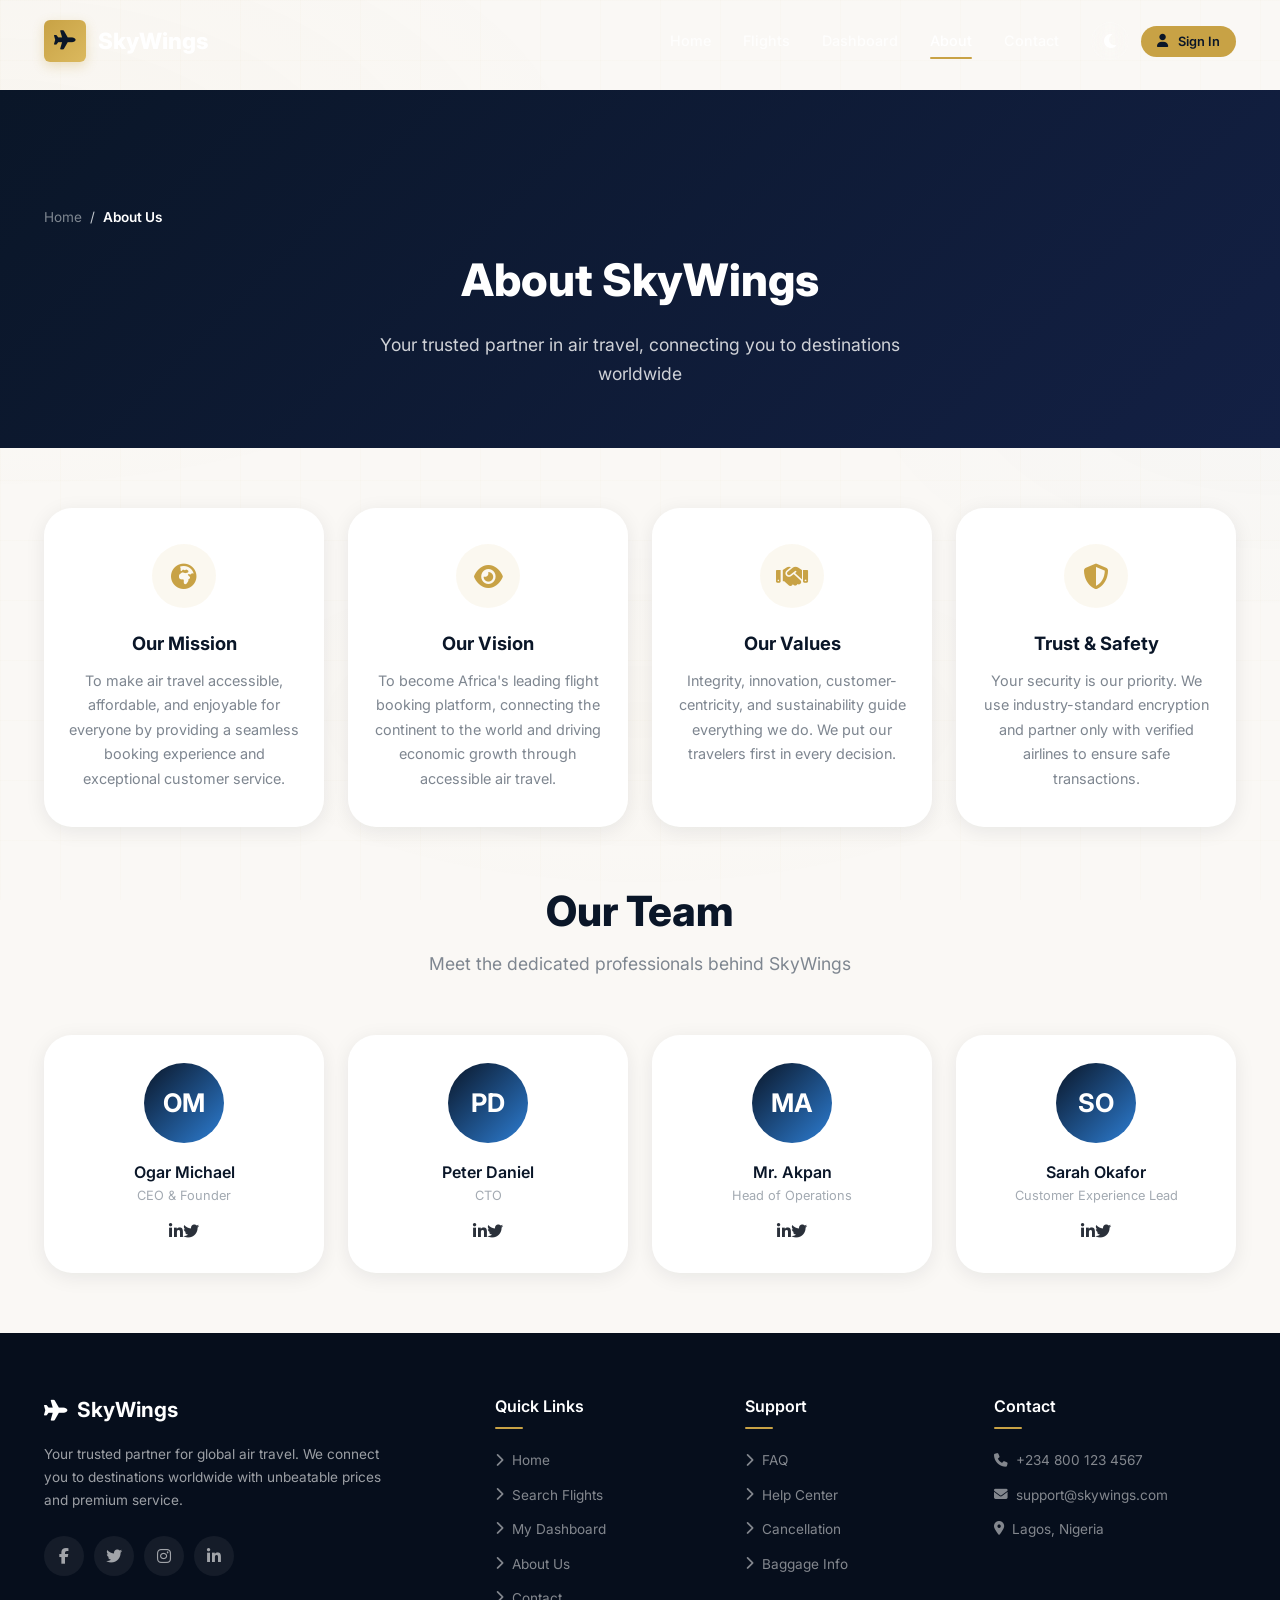
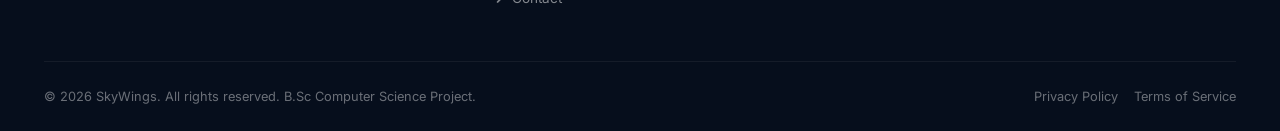
<file: about.html>
<!DOCTYPE html>
<html lang="en">
<head>
  <meta charset="UTF-8">
  <meta name="viewport" content="width=device-width, initial-scale=1.0">
  <title>About Us - SkyWings</title>
  <meta name="description" content="Learn about SkyWings - our mission, vision, and team. We're dedicated to making air travel accessible and affordable.">
  <meta property="og:title" content="About Us - SkyWings">
  <meta property="og:type" content="website">
  <link rel="icon" type="image/svg+xml" href="data:image/svg+xml,<svg xmlns='http://www.w3.org/2000/svg' viewBox='0 0 100 100'><text y='.9em' font-size='90'>✈</text></svg>">
  <link rel="stylesheet" href="https://cdnjs.cloudflare.com/ajax/libs/font-awesome/6.4.0/css/all.min.css">
  <link rel="stylesheet" href="css/style.css">
</head>
<body>
  <a href="#about-main" class="skip-link">Skip to main content</a>
  <div id="preloader"><div class="loader"><div class="loader-plane"><i class="fas fa-plane"></i></div><div class="loader-text">SkyWings</div><div class="loader-bar"></div></div></div>
  <div class="toast-container" aria-live="polite" aria-atomic="true"></div>

  <nav class="navbar" role="navigation" aria-label="Main navigation">
    <div class="container">
      <a href="index.html" class="navbar-brand" aria-label="SkyWings Home"><span class="brand-icon"><i class="fas fa-plane"></i></span><span>SkyWings</span></a>
      <div class="navbar-nav" role="menubar">
        <a href="index.html" class="nav-link" role="menuitem">Home</a>
        <a href="flights.html" class="nav-link" role="menuitem">Flights</a>
        <a href="dashboard.html" class="nav-link" role="menuitem">Dashboard</a>
        <a href="about.html" class="nav-link active" aria-current="page" role="menuitem">About</a>
        <a href="pages/contact.html" class="nav-link" role="menuitem">Contact</a>
        <div class="nav-actions"><button class="theme-toggle" aria-label="Toggle dark mode"></button></div>
      </div>
      <button class="navbar-toggler" aria-label="Toggle navigation menu"><i class="fas fa-bars"></i></button>
    </div>
  </nav>
  <div class="nav-overlay"></div>
  
  <div class="about-page" id="about-main">
    <div class="page-hero">
      <div class="container">
        <nav class="breadcrumbs" aria-label="Breadcrumb">
          <a href="index.html">Home</a>
          <span class="separator">/</span>
          <span class="current" aria-current="page">About Us</span>
        </nav>
        <h1>About SkyWings</h1>
        <p>Your trusted partner in air travel, connecting you to destinations worldwide</p>
      </div>
    </div>

    <div class="container">
      <div class="about-grid">
        <div class="about-card">
          <div class="icon"><i class="fas fa-globe-africa"></i></div>
          <h3>Our Mission</h3>
          <p>To make air travel accessible, affordable, and enjoyable for everyone by providing a seamless booking experience and exceptional customer service.</p>
        </div>
        <div class="about-card">
          <div class="icon"><i class="fas fa-eye"></i></div>
          <h3>Our Vision</h3>
          <p>To become Africa's leading flight booking platform, connecting the continent to the world and driving economic growth through accessible air travel.</p>
        </div>
        <div class="about-card">
          <div class="icon"><i class="fas fa-handshake"></i></div>
          <h3>Our Values</h3>
          <p>Integrity, innovation, customer-centricity, and sustainability guide everything we do. We put our travelers first in every decision.</p>
        </div>
        <div class="about-card">
          <div class="icon"><i class="fas fa-shield-alt"></i></div>
          <h3>Trust & Safety</h3>
          <p>Your security is our priority. We use industry-standard encryption and partner only with verified airlines to ensure safe transactions.</p>
        </div>
      </div>

      <div class="section-title">
        <h2>Our Team</h2>
        <p>Meet the dedicated professionals behind SkyWings</p>
      </div>
      <div class="team-grid">
        <div class="team-card">
          <div class="avatar">OM</div>
          <h4>Ogar Michael</h4>
          <p>CEO & Founder</p>
          <div class="social"><a href="#"><i class="fab fa-linkedin-in"></i></a><a href="#"><i class="fab fa-twitter"></i></a></div>
        </div>
        <div class="team-card">
          <div class="avatar">PD</div>
          <h4>Peter Daniel</h4>
          <p>CTO</p>
          <div class="social"><a href="#"><i class="fab fa-linkedin-in"></i></a><a href="#"><i class="fab fa-twitter"></i></a></div>
        </div>
        <div class="team-card">
          <div class="avatar">MA</div>
          <h4>Mr. Akpan</h4>
          <p>Head of Operations</p>
          <div class="social"><a href="#"><i class="fab fa-linkedin-in"></i></a><a href="#"><i class="fab fa-twitter"></i></a></div>
        </div>
        <div class="team-card">
          <div class="avatar">SO</div>
          <h4>Sarah Okafor</h4>
          <p>Customer Experience Lead</p>
          <div class="social"><a href="#"><i class="fab fa-linkedin-in"></i></a><a href="#"><i class="fab fa-twitter"></i></a></div>
        </div>
      </div>
    </div>
  </div>

  <footer class="footer" role="contentinfo">
    <div class="container">
      <div class="footer-grid">
        <div class="footer-brand">
          <h3><i class="fas fa-plane"></i> SkyWings</h3>
          <p>Your trusted partner for global air travel. We connect you to destinations worldwide with unbeatable prices and premium service.</p>
          <div class="footer-social">
            <a href="#" aria-label="Follow us on Facebook"><i class="fab fa-facebook-f"></i></a>
            <a href="#" aria-label="Follow us on Twitter"><i class="fab fa-twitter"></i></a>
            <a href="#" aria-label="Follow us on Instagram"><i class="fab fa-instagram"></i></a>
            <a href="#" aria-label="Follow us on LinkedIn"><i class="fab fa-linkedin-in"></i></a>
          </div>
        </div>
        <div>
          <h4>Quick Links</h4>
          <ul class="footer-links">
            <li><a href="index.html"><i class="fas fa-chevron-right"></i> Home</a></li>
            <li><a href="flights.html"><i class="fas fa-chevron-right"></i> Search Flights</a></li>
            <li><a href="dashboard.html"><i class="fas fa-chevron-right"></i> My Dashboard</a></li>
            <li><a href="about.html"><i class="fas fa-chevron-right"></i> About Us</a></li>
            <li><a href="pages/contact.html"><i class="fas fa-chevron-right"></i> Contact</a></li>
          </ul>
        </div>
        <div>
          <h4>Support</h4>
          <ul class="footer-links">
            <li><a href="pages/faq.html"><i class="fas fa-chevron-right"></i> FAQ</a></li>
            <li><a href="pages/contact.html"><i class="fas fa-chevron-right"></i> Help Center</a></li>
            <li><a href="#"><i class="fas fa-chevron-right"></i> Cancellation</a></li>
            <li><a href="#"><i class="fas fa-chevron-right"></i> Baggage Info</a></li>
          </ul>
        </div>
        <div>
          <h4>Contact</h4>
          <ul class="footer-links">
            <li><a href="tel:+2348001234567"><i class="fas fa-phone"></i> +234 800 123 4567</a></li>
            <li><a href="mailto:support@skywings.com"><i class="fas fa-envelope"></i> support@skywings.com</a></li>
            <li><a href="#"><i class="fas fa-map-marker-alt"></i> Lagos, Nigeria</a></li>
          </ul>
        </div>
      </div>
      <div class="footer-bottom">
        <p>&copy; 2026 SkyWings. All rights reserved. B.Sc Computer Science Project.</p>
        <div class="footer-bottom-links">
          <a href="#">Privacy Policy</a>
          <a href="#">Terms of Service</a>
        </div>
      </div>
    </div>
  </footer>
  <button class="scroll-top" aria-label="Scroll to top"><i class="fas fa-arrow-up"></i></button>

  <script src="js/data.js"></script>
  <script src="js/main.js"></script>
</body>
</html>
</file>
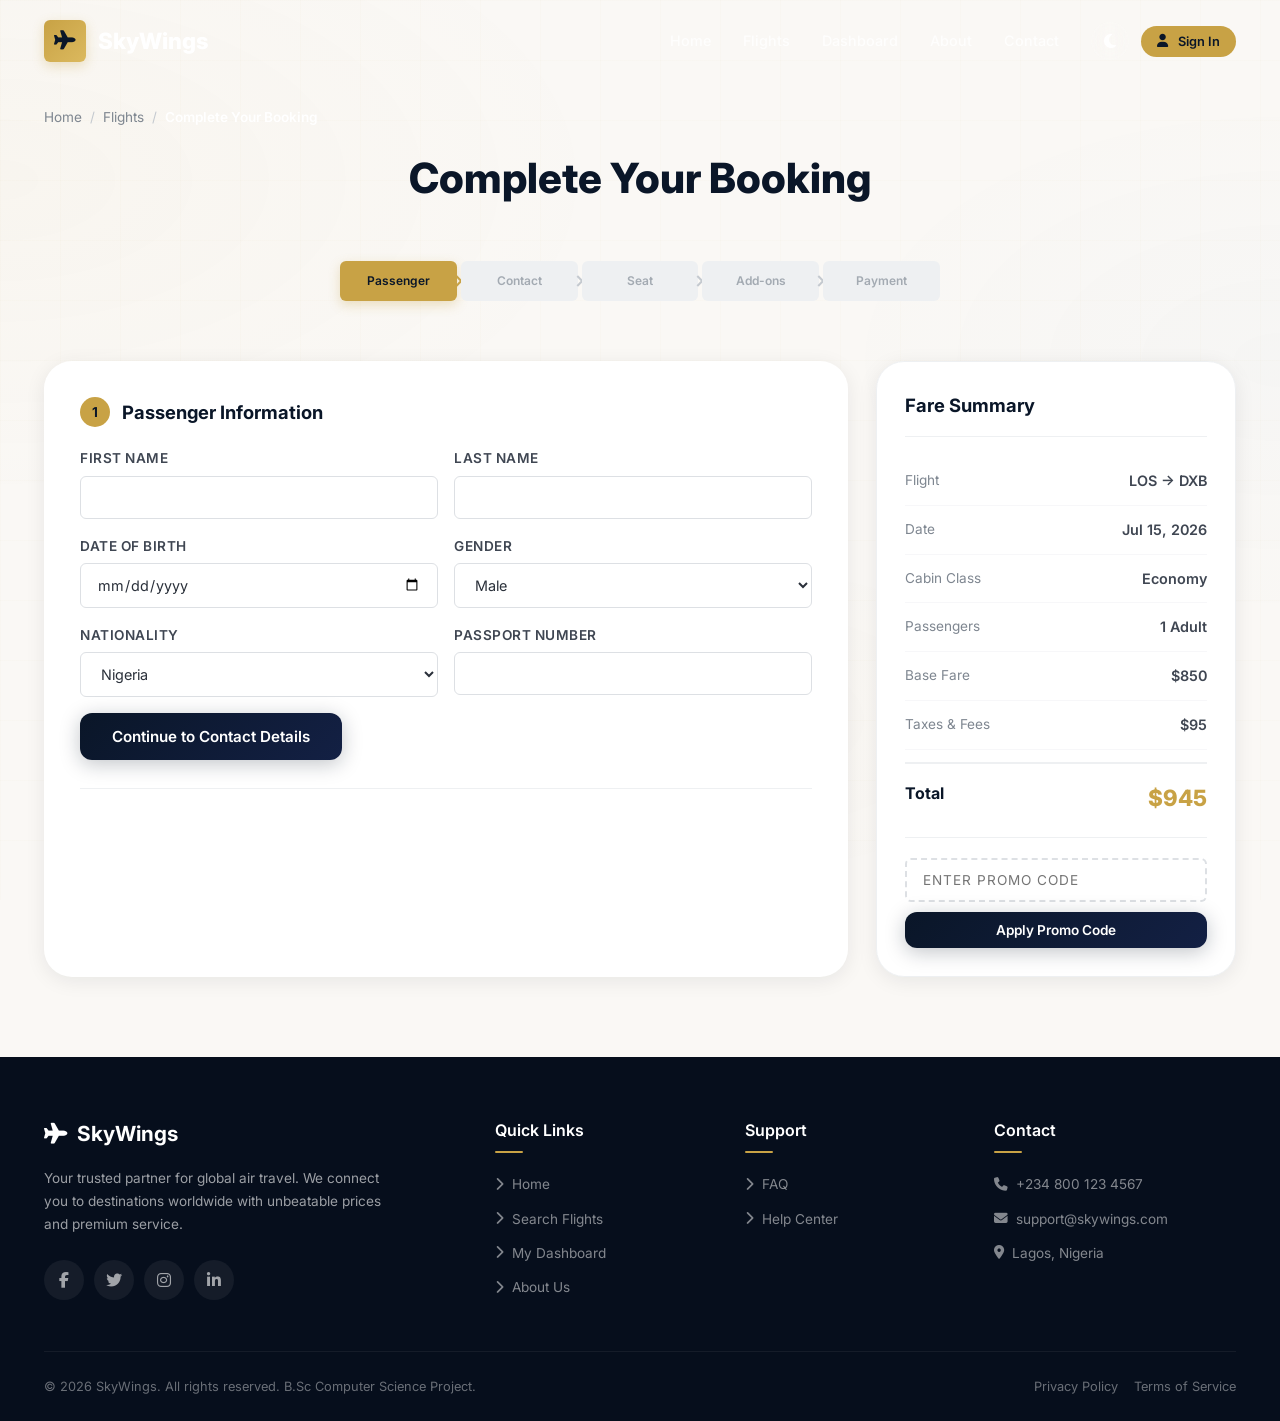
<file: booking.html>
<!DOCTYPE html>
<html lang="en">
<head>
  <meta charset="UTF-8">
  <meta name="viewport" content="width=device-width, initial-scale=1.0">
  <title>Book Your Flight - SkyWings</title>
  <meta name="description" content="Complete your flight booking with SkyWings. Secure payment, seat selection, and e-ticket delivery.">
  <meta property="og:title" content="Book Your Flight - SkyWings">
  <meta property="og:type" content="website">
  <link rel="icon" type="image/svg+xml" href="data:image/svg+xml,<svg xmlns='http://www.w3.org/2000/svg' viewBox='0 0 100 100'><text y='.9em' font-size='90'>✈</text></svg>">
  <link rel="stylesheet" href="https://cdnjs.cloudflare.com/ajax/libs/font-awesome/6.4.0/css/all.min.css">
  <link rel="stylesheet" href="css/style.css">
</head>
<body>
  <a href="#booking-main" class="skip-link">Skip to main content</a>
  <div id="preloader"><div class="loader"><div class="loader-plane"><i class="fas fa-plane"></i></div><div class="loader-text">SkyWings</div><div class="loader-bar"></div></div></div>
  <div class="toast-container" aria-live="polite" aria-atomic="true"></div>

  <nav class="navbar" role="navigation" aria-label="Main navigation">
    <div class="container">
      <a href="index.html" class="navbar-brand" aria-label="SkyWings Home"><span class="brand-icon"><i class="fas fa-plane"></i></span><span>SkyWings</span></a>
      <div class="navbar-nav" role="menubar">
        <a href="index.html" class="nav-link" role="menuitem">Home</a>
        <a href="flights.html" class="nav-link" role="menuitem">Flights</a>
        <a href="dashboard.html" class="nav-link" role="menuitem">Dashboard</a>
        <a href="about.html" class="nav-link" role="menuitem">About</a>
        <a href="pages/contact.html" class="nav-link" role="menuitem">Contact</a>
        <div class="nav-actions"><button class="theme-toggle" aria-label="Toggle dark mode"></button></div>
      </div>
      <button class="navbar-toggler" aria-label="Toggle navigation menu"><i class="fas fa-bars"></i></button>
    </div>
  </nav>
  <div class="nav-overlay"></div>

  <div class="booking-page" id="booking-main">
    <div class="container">
      <nav class="breadcrumbs" aria-label="Breadcrumb">
        <a href="index.html">Home</a>
        <span class="separator">/</span>
        <a href="flights.html">Flights</a>
        <span class="separator">/</span>
        <span class="current" aria-current="page">Complete Your Booking</span>
      </nav>
      <h2 class="section-title" style="padding-top:10px"><span>Complete Your Booking</span></h2>

      <!-- Booking Progress Stepper -->
      <div id="booking-stepper" style="display:flex;gap:4px;margin-bottom:28px;max-width:600px;margin-left:auto;margin-right:auto">
        <div class="step" style="flex:1;text-align:center;padding:10px 8px;border-radius:var(--radius-sm);font-size:0.75rem;font-weight:600;color:var(--gray-400);background:var(--gray-100);transition:all var(--transition-fast)">Passenger</div>
        <div class="step" style="flex:1;text-align:center;padding:10px 8px;border-radius:var(--radius-sm);font-size:0.75rem;font-weight:600;color:var(--gray-400);background:var(--gray-100);transition:all var(--transition-fast)">Contact</div>
        <div class="step" style="flex:1;text-align:center;padding:10px 8px;border-radius:var(--radius-sm);font-size:0.75rem;font-weight:600;color:var(--gray-400);background:var(--gray-100);transition:all var(--transition-fast)">Seat</div>
        <div class="step" style="flex:1;text-align:center;padding:10px 8px;border-radius:var(--radius-sm);font-size:0.75rem;font-weight:600;color:var(--gray-400);background:var(--gray-100);transition:all var(--transition-fast)">Add-ons</div>
        <div class="step" style="flex:1;text-align:center;padding:10px 8px;border-radius:var(--radius-sm);font-size:0.75rem;font-weight:600;color:var(--gray-400);background:var(--gray-100);transition:all var(--transition-fast)">Payment</div>
      </div>

      <div class="booking-layout">
        <main class="booking-main">
          <!-- Step 1 -->
          <div class="booking-section" data-step="1">
            <h3><span class="step-num">1</span> Passenger Information</h3>
            <div class="form-row">
              <div class="form-group"><label>First Name</label><input type="text" placeholder="Enter first name"></div>
              <div class="form-group"><label>Last Name</label><input type="text" placeholder="Enter last name"></div>
            </div>
            <div class="form-row">
              <div class="form-group"><label>Date of Birth</label><input type="date"></div>
              <div class="form-group"><label>Gender</label><select><option>Male</option><option>Female</option></select></div>
            </div>
            <div class="form-row">
              <div class="form-group"><label>Nationality</label><select><option>Nigeria</option><option>United States</option><option>United Kingdom</option><option>Other</option></select></div>
              <div class="form-group"><label>Passport Number</label><input type="text" placeholder="Enter passport number"></div>
            </div>
            <button class="btn btn-primary booking-next">Continue to Contact Details</button>
          </div>
          <!-- Step 2 -->
          <div class="booking-section" data-step="2" style="display:none">
            <h3><span class="step-num">2</span> Contact Details</h3>
            <div class="form-row">
              <div class="form-group"><label>Email Address</label><input type="email" placeholder="Enter email"></div>
              <div class="form-group"><label>Phone Number</label><input type="tel" placeholder="Enter phone number"></div>
            </div>
            <div class="form-row">
              <div class="form-group"><label>Emergency Contact Name</label><input type="text"></div>
              <div class="form-group"><label>Emergency Contact Phone</label><input type="tel"></div>
            </div>
            <button class="btn btn-primary booking-next">Continue to Seat Selection</button>
          </div>
          <!-- Step 3 -->
          <div class="booking-section" data-step="3" style="display:none">
            <h3><span class="step-num">3</span> Select Your Seat</h3>
            <div class="seat-map">
              <div class="seat-row"><div class="seat" data-seat="1A">1A</div><div class="seat" data-seat="1B">1B</div><div class="seat-gap"></div><div class="seat" data-seat="1C">1C</div><div class="seat" data-seat="1D">1D</div></div>
              <div class="seat-row"><div class="seat" data-seat="2A">2A</div><div class="seat occupied">2B</div><div class="seat-gap"></div><div class="seat" data-seat="2C">2C</div><div class="seat" data-seat="2D">2D</div></div>
              <div class="seat-row"><div class="seat" data-seat="3A">3A</div><div class="seat" data-seat="3B">3B</div><div class="seat-gap"></div><div class="seat occupied">3C</div><div class="seat" data-seat="3D">3D</div></div>
              <div class="seat-row"><div class="seat" data-seat="4A">4A</div><div class="seat occupied">4B</div><div class="seat-gap"></div><div class="seat" data-seat="4C">4C</div><div class="seat" data-seat="4D">4D</div></div>
              <div class="seat-row"><div class="seat" data-seat="5A">5A</div><div class="seat" data-seat="5B">5B</div><div class="seat-gap"></div><div class="seat" data-seat="5C">5C</div><div class="seat occupied">5D</div></div>
            </div>
            <p style="text-align:center;color:var(--gray-600);font-size:0.9rem"><i class="fas fa-check-circle" style="color:var(--primary)"></i> <span id="selected-seats">No seats selected</span></p>
            <button class="btn btn-primary booking-next">Continue to Add-ons</button>
          </div>
          <!-- Step 4 -->
          <div class="booking-section" data-step="4" style="display:none">
            <h3><span class="step-num">4</span> Add-ons & Preferences</h3>
            <div class="form-row">
              <div class="form-group"><label>Meal Preference</label><select><option>Regular Meal</option><option>Vegetarian</option><option>Vegan</option><option>Halal</option><option>Kosher</option></select></div>
              <div class="form-group"><label>Extra Baggage</label><select><option>No extra baggage</option><option>+5kg ($25)</option><option>+10kg ($45)</option><option>+20kg ($75)</option></select></div>
            </div>
            <div class="form-row">
              <div class="form-group"><label>Travel Insurance</label><select><option>No insurance</option><option>Basic ($15)</option><option>Premium ($35)</option></select></div>
              <div class="form-group"><label>Priority Boarding</label><select><option>No</option><option>Yes ($20)</option></select></div>
            </div>
            <button class="btn btn-primary booking-next">Continue to Payment</button>
          </div>
          <!-- Step 5 -->
          <div class="booking-section" data-step="5" style="display:none">
            <h3><span class="step-num">5</span> Payment Details</h3>
            <div class="payment-methods">
              <div class="payment-method selected"><i class="fas fa-credit-card"></i><span>Credit Card</span></div>
              <div class="payment-method"><i class="fab fa-paypal"></i><span>PayPal</span></div>
              <div class="payment-method"><i class="fas fa-university"></i><span>Bank Transfer</span></div>
              <div class="payment-method"><i class="fas fa-mobile-alt"></i><span>Mobile Money</span></div>
            </div>
            <div class="form-row">
              <div class="form-group"><label>Card Number</label><input type="text" placeholder="1234 5678 9012 3456"></div>
              <div class="form-group"><label>Cardholder Name</label><input type="text" placeholder="Name on card"></div>
            </div>
            <div class="form-row">
              <div class="form-group"><label>Expiry Date</label><input type="text" placeholder="MM/YY"></div>
              <div class="form-group"><label>CVV</label><input type="text" placeholder="123"></div>
            </div>
            <button id="confirm-booking" class="btn btn-secondary btn-lg" style="width:100%"><i class="fas fa-check-circle"></i> Confirm & Pay</button>
          </div>
        </main>
        <aside class="fare-summary">
          <h3>Fare Summary</h3>
          <div class="fare-item"><span class="label">Flight</span><span class="value">LOS → DXB</span></div>
          <div class="fare-item"><span class="label">Date</span><span class="value">Jul 15, 2026</span></div>
          <div class="fare-item"><span class="label">Cabin Class</span><span class="value">Economy</span></div>
          <div class="fare-item"><span class="label">Passengers</span><span class="value">1 Adult</span></div>
          <div class="fare-item"><span class="label">Base Fare</span><span class="value">$850</span></div>
          <div class="fare-item"><span class="label">Taxes & Fees</span><span class="value">$95</span></div>
          <div class="fare-total"><span class="label">Total</span><span class="value">$945</span></div>
          <div class="promo-section">
            <input type="text" placeholder="Enter promo code" id="promo-input">
            <button class="promo-apply btn btn-primary btn-sm" style="width:100%">Apply Promo Code</button>
          </div>
        </aside>
      </div>
    </div>
  </div>

  <footer class="footer" role="contentinfo">
    <div class="container">
      <div class="footer-grid">
        <div class="footer-brand">
          <h3><i class="fas fa-plane"></i> SkyWings</h3>
          <p>Your trusted partner for global air travel. We connect you to destinations worldwide with unbeatable prices and premium service.</p>
          <div class="footer-social">
            <a href="#" aria-label="Facebook"><i class="fab fa-facebook-f"></i></a>
            <a href="#" aria-label="Twitter"><i class="fab fa-twitter"></i></a>
            <a href="#" aria-label="Instagram"><i class="fab fa-instagram"></i></a>
            <a href="#" aria-label="LinkedIn"><i class="fab fa-linkedin-in"></i></a>
          </div>
        </div>
        <div>
          <h4>Quick Links</h4>
          <ul class="footer-links">
            <li><a href="index.html"><i class="fas fa-chevron-right"></i> Home</a></li>
            <li><a href="flights.html"><i class="fas fa-chevron-right"></i> Search Flights</a></li>
            <li><a href="dashboard.html"><i class="fas fa-chevron-right"></i> My Dashboard</a></li>
            <li><a href="about.html"><i class="fas fa-chevron-right"></i> About Us</a></li>
          </ul>
        </div>
        <div>
          <h4>Support</h4>
          <ul class="footer-links">
            <li><a href="pages/faq.html"><i class="fas fa-chevron-right"></i> FAQ</a></li>
            <li><a href="pages/contact.html"><i class="fas fa-chevron-right"></i> Help Center</a></li>
          </ul>
        </div>
        <div>
          <h4>Contact</h4>
          <ul class="footer-links">
            <li><a href="tel:+2348001234567"><i class="fas fa-phone"></i> +234 800 123 4567</a></li>
            <li><a href="mailto:support@skywings.com"><i class="fas fa-envelope"></i> support@skywings.com</a></li>
            <li><a href="#"><i class="fas fa-map-marker-alt"></i> Lagos, Nigeria</a></li>
          </ul>
        </div>
      </div>
      <div class="footer-bottom">
        <p>&copy; 2026 SkyWings. All rights reserved. B.Sc Computer Science Project.</p>
        <div class="footer-bottom-links">
          <a href="#">Privacy Policy</a>
          <a href="#">Terms of Service</a>
        </div>
      </div>
    </div>
  </footer>
  <button class="scroll-top" aria-label="Scroll to top"><i class="fas fa-arrow-up"></i></button>
  <script src="js/data.js"></script>
  <script src="js/main.js"></script>
</body>
</html>
</file>
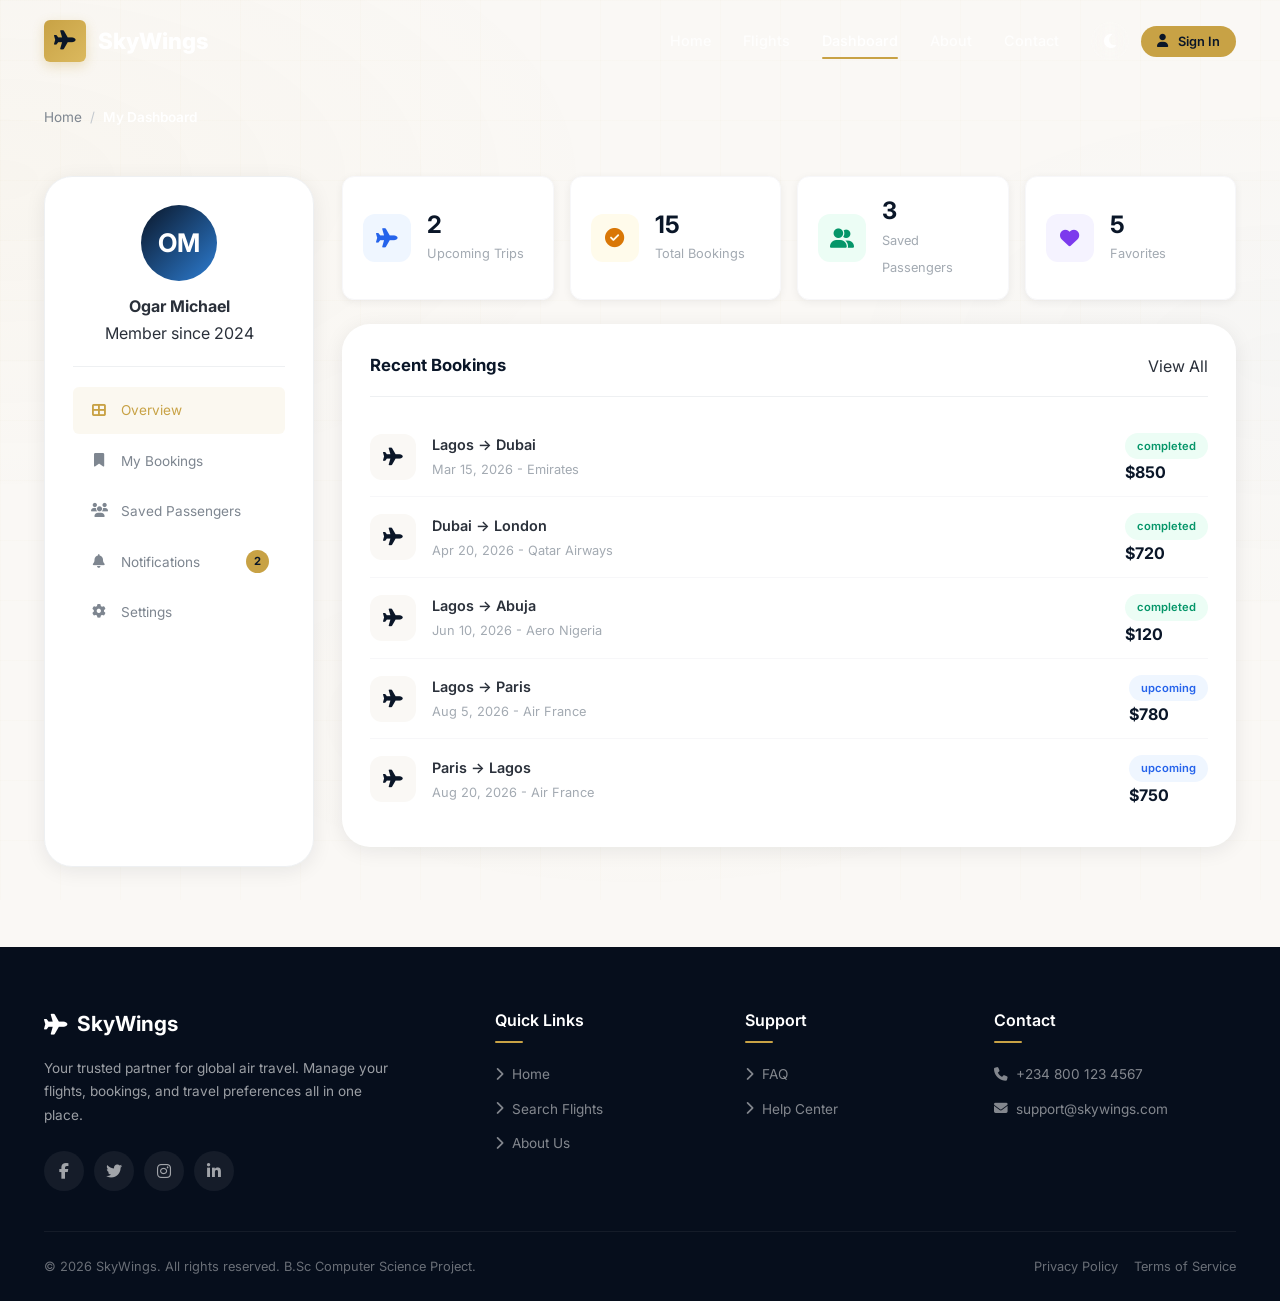
<file: dashboard.html>
<!DOCTYPE html>
<html lang="en">
<head>
  <meta charset="UTF-8">
  <meta name="viewport" content="width=device-width, initial-scale=1.0">
  <title>My Dashboard - SkyWings</title>
  <meta name="description" content="Manage your flights, bookings, and saved passengers with SkyWings dashboard.">
  <meta property="og:title" content="My Dashboard - SkyWings">
  <meta property="og:type" content="website">
  <link rel="icon" type="image/svg+xml" href="data:image/svg+xml,<svg xmlns='http://www.w3.org/2000/svg' viewBox='0 0 100 100'><text y='.9em' font-size='90'>✈</text></svg>">
  <link rel="stylesheet" href="https://cdnjs.cloudflare.com/ajax/libs/font-awesome/6.4.0/css/all.min.css">
  <link rel="stylesheet" href="css/style.css">
</head>
<body>
  <a href="#dashboard-content" class="skip-link">Skip to main content</a>
  <div id="preloader"><div class="loader"><div class="loader-plane"><i class="fas fa-plane"></i></div><div class="loader-text">SkyWings</div><div class="loader-bar"></div></div></div>
  <div class="toast-container" aria-live="polite" aria-atomic="true"></div>

  <nav class="navbar" role="navigation" aria-label="Main navigation">
    <div class="container">
      <a href="index.html" class="navbar-brand" aria-label="SkyWings Home"><span class="brand-icon"><i class="fas fa-plane"></i></span><span>SkyWings</span></a>
      <div class="navbar-nav" role="menubar">
        <a href="index.html" class="nav-link" role="menuitem">Home</a>
        <a href="flights.html" class="nav-link" role="menuitem">Flights</a>
        <a href="dashboard.html" class="nav-link active" aria-current="page" role="menuitem">Dashboard</a>
        <a href="about.html" class="nav-link" role="menuitem">About</a>
        <a href="pages/contact.html" class="nav-link" role="menuitem">Contact</a>
        <div class="nav-actions"><button class="theme-toggle" aria-label="Toggle dark mode"></button></div>
      </div>
      <button class="navbar-toggler" aria-label="Toggle navigation menu"><i class="fas fa-bars"></i></button>
    </div>
  </nav>
  <div class="nav-overlay"></div>

  <div class="dashboard-page" id="dashboard-content">
    <div class="container">
      <nav class="breadcrumbs" aria-label="Breadcrumb">
        <a href="index.html">Home</a>
        <span class="separator">/</span>
        <span class="current" aria-current="page">My Dashboard</span>
      </nav>
      <div class="dashboard-layout">
        <aside class="dashboard-sidebar">
          <div class="dashboard-user">
            <div class="dashboard-avatar">OM</div>
            <h4>Ogar Michael</h4>
            <p>Member since 2024</p>
          </div>
          <ul class="dashboard-menu">
            <li><a href="#" class="active" data-tab="overview"><i class="fas fa-th-large"></i> Overview</a></li>
            <li><a href="#" data-tab="bookings"><i class="fas fa-bookmark"></i> My Bookings</a></li>
            <li><a href="#" data-tab="passengers"><i class="fas fa-users"></i> Saved Passengers</a></li>
            <li><a href="#" data-tab="notifications"><i class="fas fa-bell"></i> Notifications <span class="badge">2</span></a></li>
            <li><a href="#" data-tab="settings"><i class="fas fa-cog"></i> Settings</a></li>
          </ul>
        </aside>
        <main class="dashboard-content">
          <div id="tab-overview" class="dashboard-tab-content">
            <div class="stats-grid">
              <div class="stat-card"><div class="stat-icon blue"><i class="fas fa-plane"></i></div><div class="stat-info"><span class="stat-number" id="stat-trips">2</span><span class="stat-label">Upcoming Trips</span></div></div>
              <div class="stat-card"><div class="stat-icon orange"><i class="fas fa-check-circle"></i></div><div class="stat-info"><span class="stat-number" id="stat-bookings">15</span><span class="stat-label">Total Bookings</span></div></div>
              <div class="stat-card"><div class="stat-icon green"><i class="fas fa-user-friends"></i></div><div class="stat-info"><span class="stat-number" id="stat-passengers">3</span><span class="stat-label">Saved Passengers</span></div></div>
              <div class="stat-card"><div class="stat-icon purple"><i class="fas fa-heart"></i></div><div class="stat-info"><span class="stat-number" id="stat-favs">5</span><span class="stat-label">Favorites</span></div></div>
            </div>
            <div class="dashboard-card">
              <div class="dashboard-card-header"><h3>Recent Bookings</h3><a href="#" onclick="document.querySelector('[data-tab=bookings]').click()">View All</a></div>
              <div id="booking-history-list"></div>
            </div>
          </div>
          <div id="tab-bookings" class="dashboard-tab-content" style="display:none">
            <div class="dashboard-card">
              <div class="dashboard-card-header"><h3>Booking History</h3></div>
              <div id="booking-history-list-full"></div>
            </div>
          </div>
          <div id="tab-passengers" class="dashboard-tab-content" style="display:none">
            <div class="dashboard-card">
              <div class="dashboard-card-header"><h3>Saved Passengers</h3><button class="btn btn-primary btn-sm"><i class="fas fa-plus"></i> Add Passenger</button></div>
              <div id="passengers-list"></div>
            </div>
          </div>
          <div id="tab-notifications" class="dashboard-tab-content" style="display:none">
            <div class="dashboard-card">
              <div class="dashboard-card-header"><h3>Notifications</h3><button class="btn btn-sm btn-outline">Mark All Read</button></div>
              <div id="notifications-list"></div>
            </div>
          </div>
          <div id="tab-settings" class="dashboard-tab-content" style="display:none">
            <div class="dashboard-card">
              <div class="dashboard-card-header"><h3>Account Settings</h3></div>
              <div class="form-row">
                <div class="form-group"><label>Full Name</label><input type="text" value="Ogar Michael"></div>
                <div class="form-group"><label>Email</label><input type="email" value="ogar.michael@example.com"></div>
              </div>
              <div class="form-row">
                <div class="form-group"><label>Phone</label><input type="tel" value="+234 800 000 0000"></div>
                <div class="form-group"><label>Language</label><select><option>English</option><option>French</option><option>Arabic</option></select></div>
              </div>
              <button class="btn btn-primary">Save Changes</button>
            </div>
            <!-- Loyalty Program -->
            <div id="loyalty-card" class="loyalty-card"></div>
            <!-- Referral Program -->
            <div id="referral-card" class="referral-card"></div>
          </div>
        </main>
      </div>
    </div>
  </div>

  <footer class="footer" role="contentinfo">
    <div class="container">
      <div class="footer-grid">
        <div class="footer-brand">
          <h3><i class="fas fa-plane"></i> SkyWings</h3>
          <p>Your trusted partner for global air travel. Manage your flights, bookings, and travel preferences all in one place.</p>
          <div class="footer-social">
            <a href="#" aria-label="Facebook"><i class="fab fa-facebook-f"></i></a>
            <a href="#" aria-label="Twitter"><i class="fab fa-twitter"></i></a>
            <a href="#" aria-label="Instagram"><i class="fab fa-instagram"></i></a>
            <a href="#" aria-label="LinkedIn"><i class="fab fa-linkedin-in"></i></a>
          </div>
        </div>
        <div>
          <h4>Quick Links</h4>
          <ul class="footer-links">
            <li><a href="index.html"><i class="fas fa-chevron-right"></i> Home</a></li>
            <li><a href="flights.html"><i class="fas fa-chevron-right"></i> Search Flights</a></li>
            <li><a href="about.html"><i class="fas fa-chevron-right"></i> About Us</a></li>
          </ul>
        </div>
        <div>
          <h4>Support</h4>
          <ul class="footer-links">
            <li><a href="pages/faq.html"><i class="fas fa-chevron-right"></i> FAQ</a></li>
            <li><a href="pages/contact.html"><i class="fas fa-chevron-right"></i> Help Center</a></li>
          </ul>
        </div>
        <div>
          <h4>Contact</h4>
          <ul class="footer-links">
            <li><a href="tel:+2348001234567"><i class="fas fa-phone"></i> +234 800 123 4567</a></li>
            <li><a href="mailto:support@skywings.com"><i class="fas fa-envelope"></i> support@skywings.com</a></li>
          </ul>
        </div>
      </div>
      <div class="footer-bottom">
        <p>&copy; 2026 SkyWings. All rights reserved. B.Sc Computer Science Project.</p>
        <div class="footer-bottom-links">
          <a href="#">Privacy Policy</a>
          <a href="#">Terms of Service</a>
        </div>
      </div>
    </div>
  </footer>
  <button class="scroll-top" aria-label="Scroll to top"><i class="fas fa-arrow-up"></i></button>
  <script src="js/data.js"></script>
  <script src="js/main.js"></script>
</body>
</html>
</file>
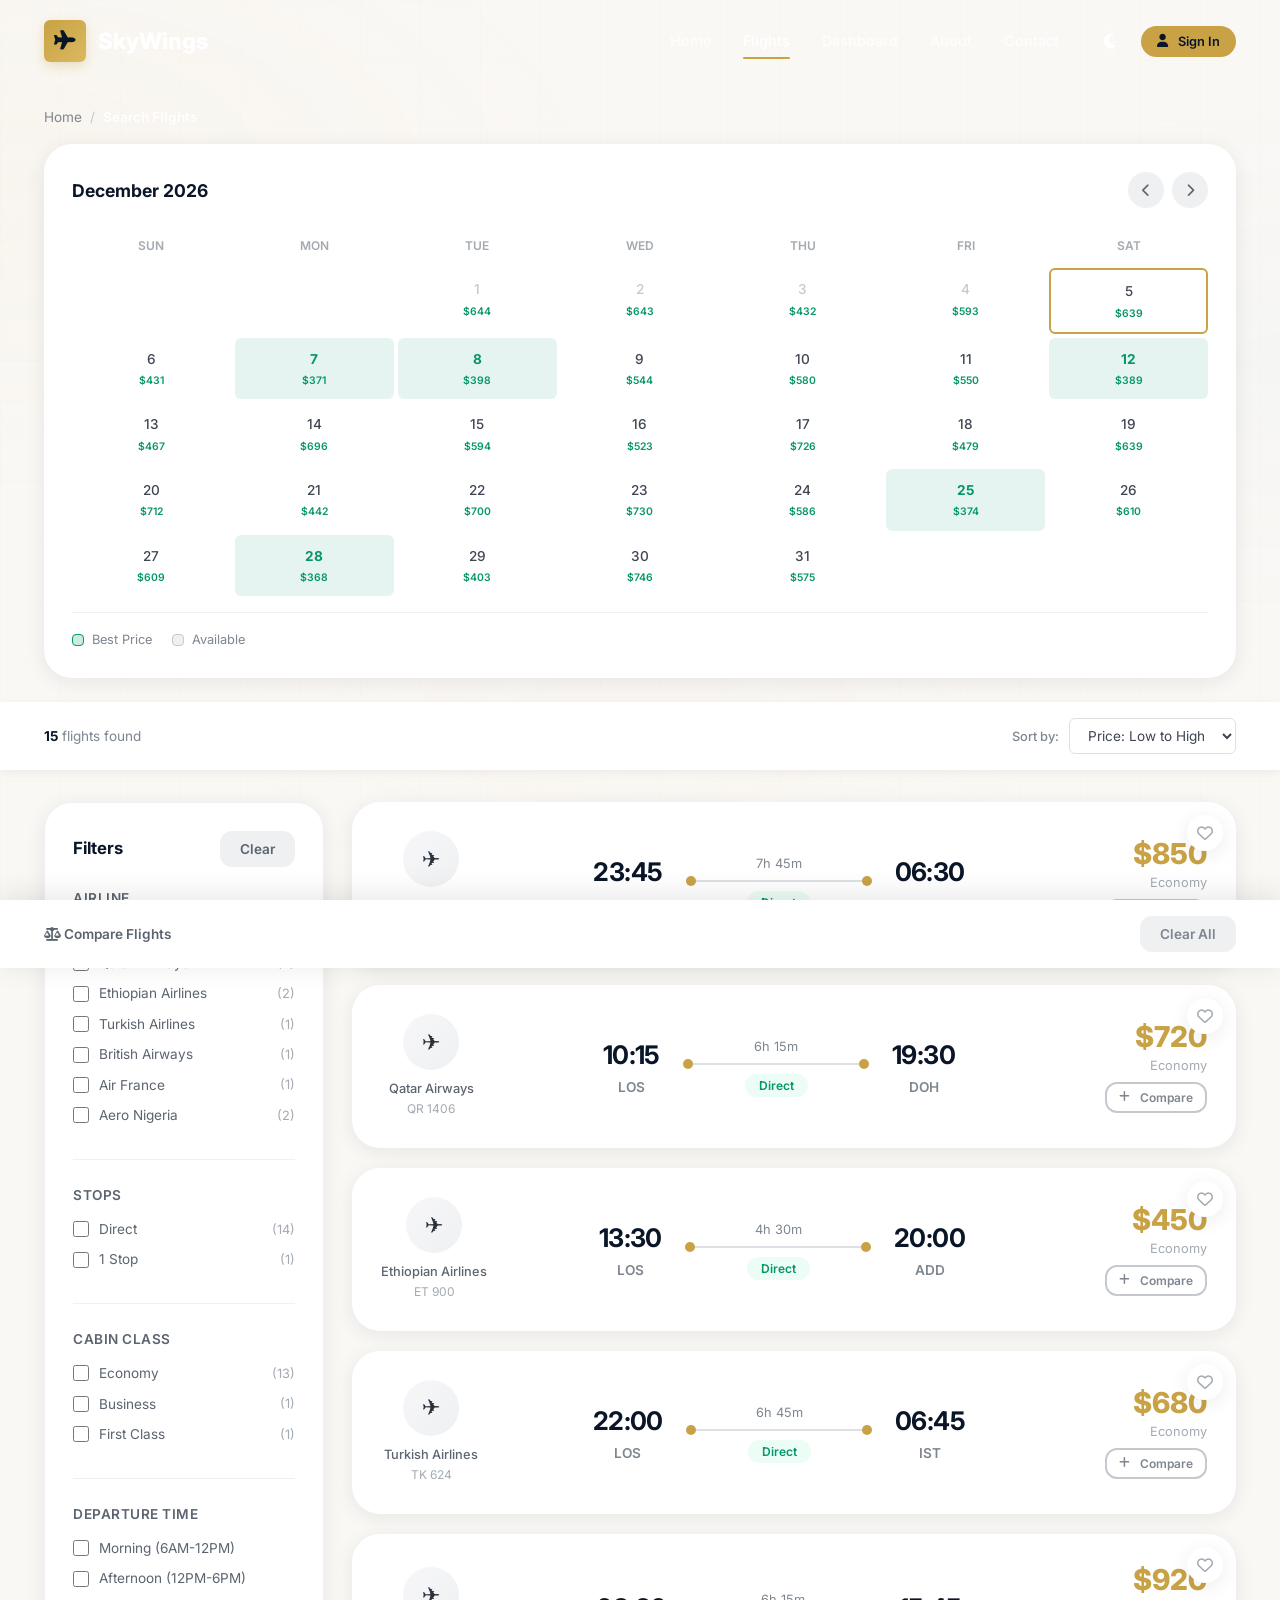
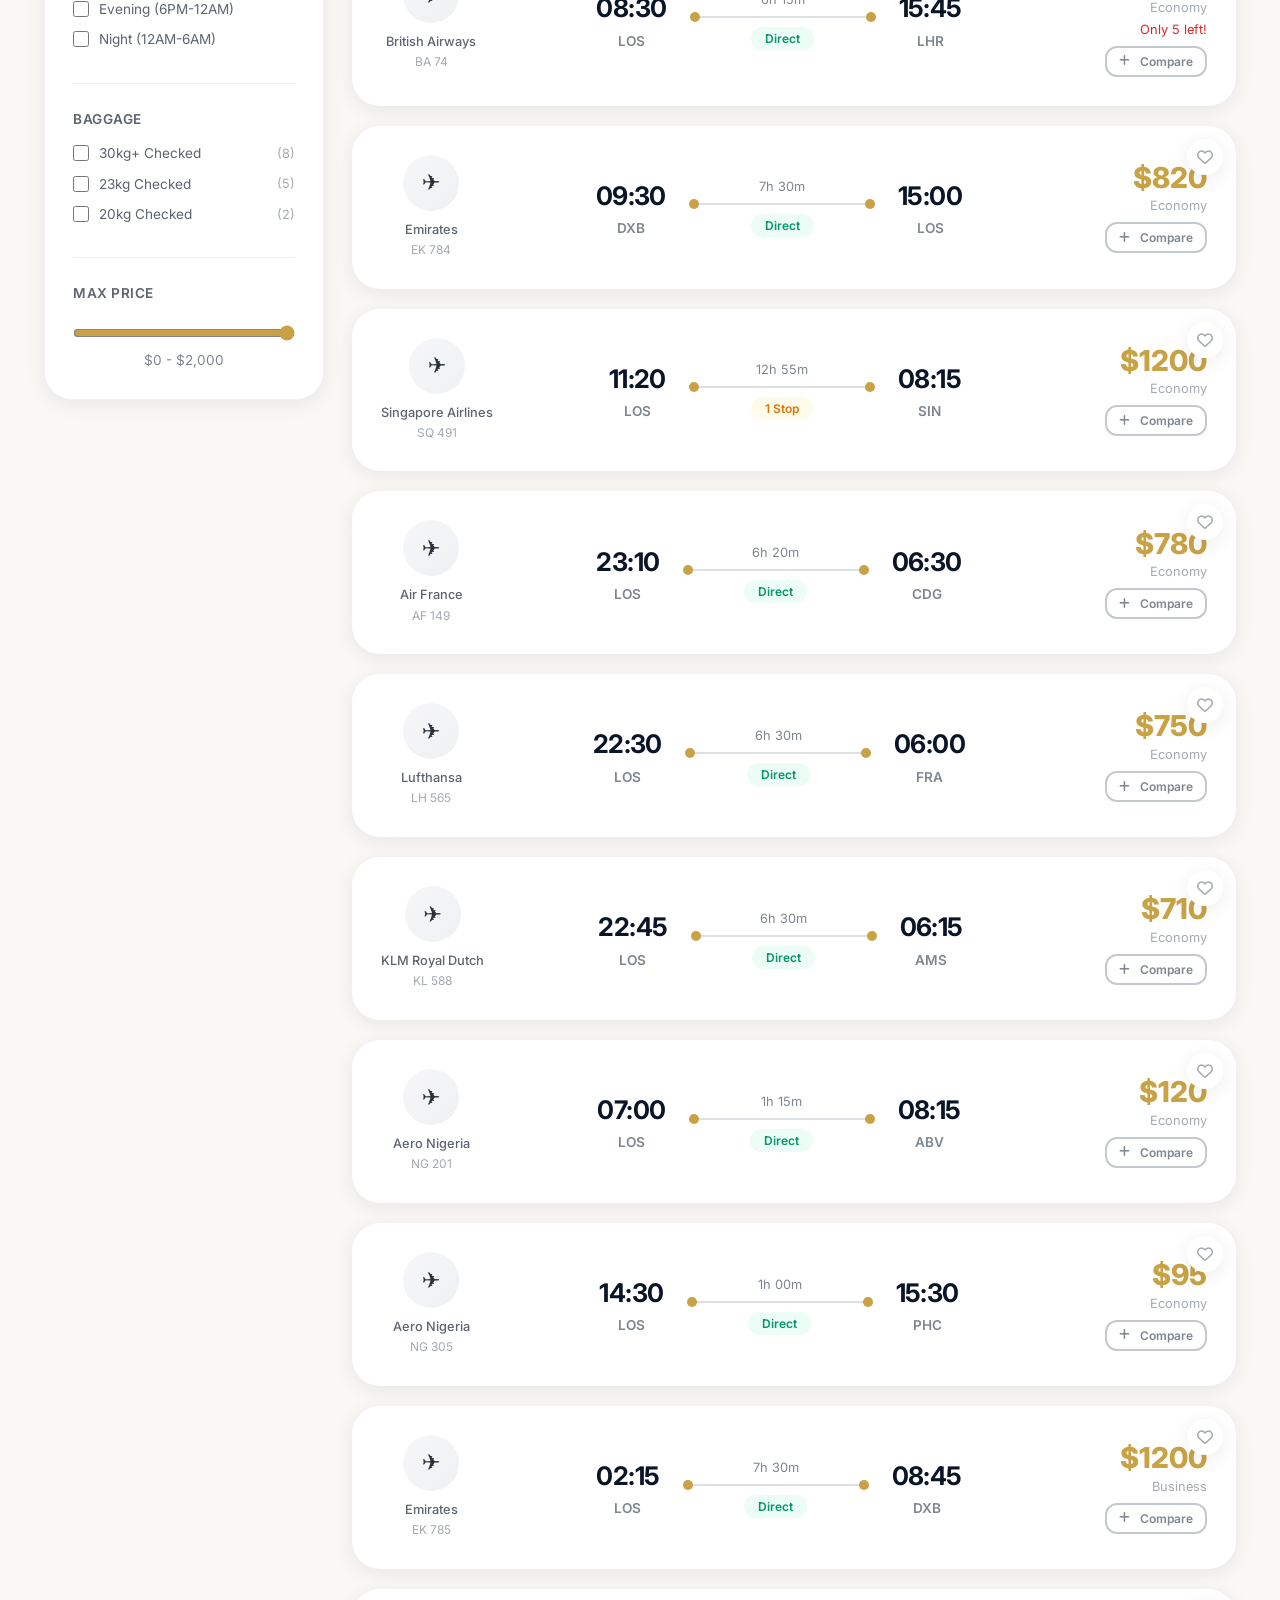
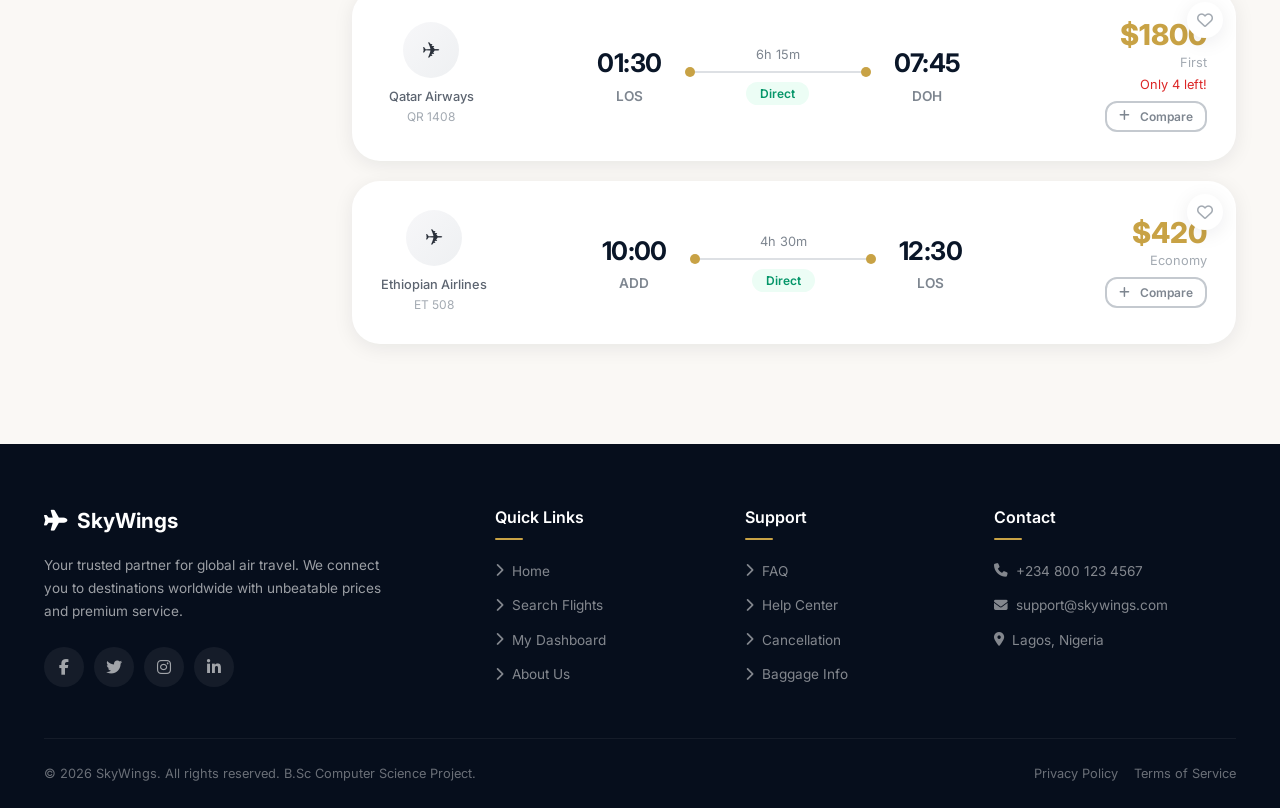
<file: flights.html>
<!DOCTYPE html>
<html lang="en">
<head>
  <meta charset="UTF-8">
  <meta name="viewport" content="width=device-width, initial-scale=1.0">
  <title>Search Flights - SkyWings</title>
  <meta name="description" content="Browse available flights and find the best deals for your journey with SkyWings.">
  <meta property="og:title" content="Search Flights - SkyWings">
  <meta property="og:description" content="Browse available flights and find the best deals for your journey.">
  <meta property="og:type" content="website">
  <meta name="twitter:card" content="summary_large_image">
  <link rel="icon" type="image/svg+xml" href="data:image/svg+xml,<svg xmlns='http://www.w3.org/2000/svg' viewBox='0 0 100 100'><text y='.9em' font-size='90'>✈</text></svg>">
  <link rel="stylesheet" href="https://cdnjs.cloudflare.com/ajax/libs/font-awesome/6.4.0/css/all.min.css">
  <link rel="stylesheet" href="css/style.css">
</head>
<body>
  <a href="#main-content" class="skip-link">Skip to main content</a>
  <div id="preloader">
    <div class="loader">
      <div class="loader-plane"><i class="fas fa-plane"></i></div>
      <div class="loader-text">SkyWings</div>
      <div class="loader-bar"></div>
    </div>
  </div>
  <div class="toast-container" aria-live="polite" aria-atomic="true"></div>

  <nav class="navbar" role="navigation" aria-label="Main navigation">
    <div class="container">
      <a href="index.html" class="navbar-brand" aria-label="SkyWings Home">
        <span class="brand-icon"><i class="fas fa-plane"></i></span>
        <span>SkyWings</span>
      </a>
      <div class="navbar-nav" role="menubar">
        <a href="index.html" class="nav-link" role="menuitem">Home</a>
        <a href="flights.html" class="nav-link active" aria-current="page" role="menuitem">Flights</a>
        <a href="dashboard.html" class="nav-link" role="menuitem">Dashboard</a>
        <a href="about.html" class="nav-link" role="menuitem">About</a>
        <a href="pages/contact.html" class="nav-link" role="menuitem">Contact</a>
        <div class="nav-actions">
          <button class="theme-toggle" aria-label="Toggle dark mode"></button>
        </div>
      </div>
      <button class="navbar-toggler" aria-label="Toggle navigation menu"><i class="fas fa-bars"></i></button>
    </div>
  </nav>
  <div class="nav-overlay"></div>

  <div class="flight-results-page">
    <!-- Breadcrumbs -->
    <div class="container">
      <nav class="breadcrumbs" aria-label="Breadcrumb">
        <a href="index.html">Home</a>
        <span class="separator">/</span>
        <span class="current" aria-current="page">Search Flights</span>
      </nav>
    </div>

    <!-- Price Calendar -->
    <div class="container">
      <div id="price-calendar" class="price-calendar"></div>
    </div>

    <!-- Multi-City Container (hidden by default) -->
    <div class="container">
      <div class="multi-city-container" id="multi-city-container" style="display:none;margin-bottom:24px">
        <div class="price-alert-form">
          <h3><i class="fas fa-city"></i> Multi-City Booking</h3>
          <div id="multi-city-container-inner"></div>
          <div class="add-route-btn" id="add-route"><i class="fas fa-plus"></i> Add Another Flight</div>
        </div>
      </div>
    </div>

    <div class="results-header">
      <div class="container">
        <div class="results-count"><strong>15</strong> flights found</div>
        <div class="results-sort">
          <label for="sort-flights">Sort by:</label>
          <select id="sort-flights">
            <option value="price">Price: Low to High</option>
            <option value="duration">Duration</option>
            <option value="departure">Departure Time</option>
            <option value="airline">Airline</option>
          </select>
        </div>
      </div>
    </div>

    <div class="container">
      <div class="results-layout">
        <aside class="filters-sidebar" aria-label="Flight filters">
          <h4>Filters <button class="btn btn-sm" style="background:var(--gray-100);color:var(--gray-600)" onclick="clearAllFilters()">Clear</button></h4>
          
          <div class="filter-group">
            <h5>Airline</h5>
            <label class="filter-option"><input type="checkbox" class="filter-checkbox filter-airline" value="EK"> Emirates <span class="count">(3)</span></label>
            <label class="filter-option"><input type="checkbox" class="filter-checkbox filter-airline" value="QR"> Qatar Airways <span class="count">(2)</span></label>
            <label class="filter-option"><input type="checkbox" class="filter-checkbox filter-airline" value="ET"> Ethiopian Airlines <span class="count">(2)</span></label>
            <label class="filter-option"><input type="checkbox" class="filter-checkbox filter-airline" value="TK"> Turkish Airlines <span class="count">(1)</span></label>
            <label class="filter-option"><input type="checkbox" class="filter-checkbox filter-airline" value="BA"> British Airways <span class="count">(1)</span></label>
            <label class="filter-option"><input type="checkbox" class="filter-checkbox filter-airline" value="AF"> Air France <span class="count">(1)</span></label>
            <label class="filter-option"><input type="checkbox" class="filter-checkbox filter-airline" value="NG"> Aero Nigeria <span class="count">(2)</span></label>
          </div>

          <div class="filter-group">
            <h5>Stops</h5>
            <label class="filter-option"><input type="checkbox" class="filter-checkbox filter-stops" value="0"> Direct <span class="count">(14)</span></label>
            <label class="filter-option"><input type="checkbox" class="filter-checkbox filter-stops" value="1"> 1 Stop <span class="count">(1)</span></label>
          </div>

          <div class="filter-group">
            <h5>Cabin Class</h5>
            <label class="filter-option"><input type="checkbox" class="filter-checkbox filter-class" value="Economy"> Economy <span class="count">(13)</span></label>
            <label class="filter-option"><input type="checkbox" class="filter-checkbox filter-class" value="Business"> Business <span class="count">(1)</span></label>
            <label class="filter-option"><input type="checkbox" class="filter-checkbox filter-class" value="First"> First Class <span class="count">(1)</span></label>
          </div>

          <div class="filter-group">
            <h5>Departure Time</h5>
            <label class="filter-option"><input type="checkbox" class="filter-checkbox filter-time" value="morning"> Morning (6AM-12PM)</label>
            <label class="filter-option"><input type="checkbox" class="filter-checkbox filter-time" value="afternoon"> Afternoon (12PM-6PM)</label>
            <label class="filter-option"><input type="checkbox" class="filter-checkbox filter-time" value="evening"> Evening (6PM-12AM)</label>
            <label class="filter-option"><input type="checkbox" class="filter-checkbox filter-time" value="night"> Night (12AM-6AM)</label>
          </div>

          <div class="filter-group">
            <h5>Baggage</h5>
            <label class="filter-option"><input type="checkbox" class="filter-checkbox filter-baggage" value="30kg"> 30kg+ Checked <span class="count">(8)</span></label>
            <label class="filter-option"><input type="checkbox" class="filter-checkbox filter-baggage" value="23kg"> 23kg Checked <span class="count">(5)</span></label>
            <label class="filter-option"><input type="checkbox" class="filter-checkbox filter-baggage" value="20kg"> 20kg Checked <span class="count">(2)</span></label>
          </div>

          <div class="filter-group">
            <h5>Max Price</h5>
            <div class="price-range">
              <input type="range" id="price-range" min="0" max="2000" value="2000">
              <div class="price-values">$0 - <span id="price-display">$2,000</span></div>
            </div>
          </div>
        </aside>

        <main id="flight-results-container" aria-label="Flight results">
          <!-- Flights rendered by JS with loading skeleton -->
        </main>
      </div>
    </div>
  </div>

  <footer class="footer" role="contentinfo">
    <div class="container">
      <div class="footer-grid">
        <div class="footer-brand">
          <h3><i class="fas fa-plane"></i> SkyWings</h3>
          <p>Your trusted partner for global air travel. We connect you to destinations worldwide with unbeatable prices and premium service.</p>
          <div class="footer-social">
            <a href="#" aria-label="Follow us on Facebook"><i class="fab fa-facebook-f"></i></a>
            <a href="#" aria-label="Follow us on Twitter"><i class="fab fa-twitter"></i></a>
            <a href="#" aria-label="Follow us on Instagram"><i class="fab fa-instagram"></i></a>
            <a href="#" aria-label="Follow us on LinkedIn"><i class="fab fa-linkedin-in"></i></a>
          </div>
        </div>
        <div>
          <h4>Quick Links</h4>
          <ul class="footer-links">
            <li><a href="index.html"><i class="fas fa-chevron-right"></i> Home</a></li>
            <li><a href="flights.html"><i class="fas fa-chevron-right"></i> Search Flights</a></li>
            <li><a href="dashboard.html"><i class="fas fa-chevron-right"></i> My Dashboard</a></li>
            <li><a href="about.html"><i class="fas fa-chevron-right"></i> About Us</a></li>
          </ul>
        </div>
        <div>
          <h4>Support</h4>
          <ul class="footer-links">
            <li><a href="pages/faq.html"><i class="fas fa-chevron-right"></i> FAQ</a></li>
            <li><a href="pages/contact.html"><i class="fas fa-chevron-right"></i> Help Center</a></li>
            <li><a href="#"><i class="fas fa-chevron-right"></i> Cancellation</a></li>
            <li><a href="#"><i class="fas fa-chevron-right"></i> Baggage Info</a></li>
          </ul>
        </div>
        <div>
          <h4>Contact</h4>
          <ul class="footer-links">
            <li><a href="tel:+2348001234567"><i class="fas fa-phone"></i> +234 800 123 4567</a></li>
            <li><a href="mailto:support@skywings.com"><i class="fas fa-envelope"></i> support@skywings.com</a></li>
            <li><a href="#"><i class="fas fa-map-marker-alt"></i> Lagos, Nigeria</a></li>
          </ul>
        </div>
      </div>
      <div class="footer-bottom">
        <p>&copy; 2026 SkyWings. All rights reserved. B.Sc Computer Science Project.</p>
        <div class="footer-bottom-links">
          <a href="#">Privacy Policy</a>
          <a href="#">Terms of Service</a>
        </div>
      </div>
    </div>
  </footer>

  <button class="scroll-top" aria-label="Scroll to top"><i class="fas fa-arrow-up"></i></button>

  <script src="js/data.js"></script>
  <script src="js/main.js"></script>
</body>
</html>
</file>
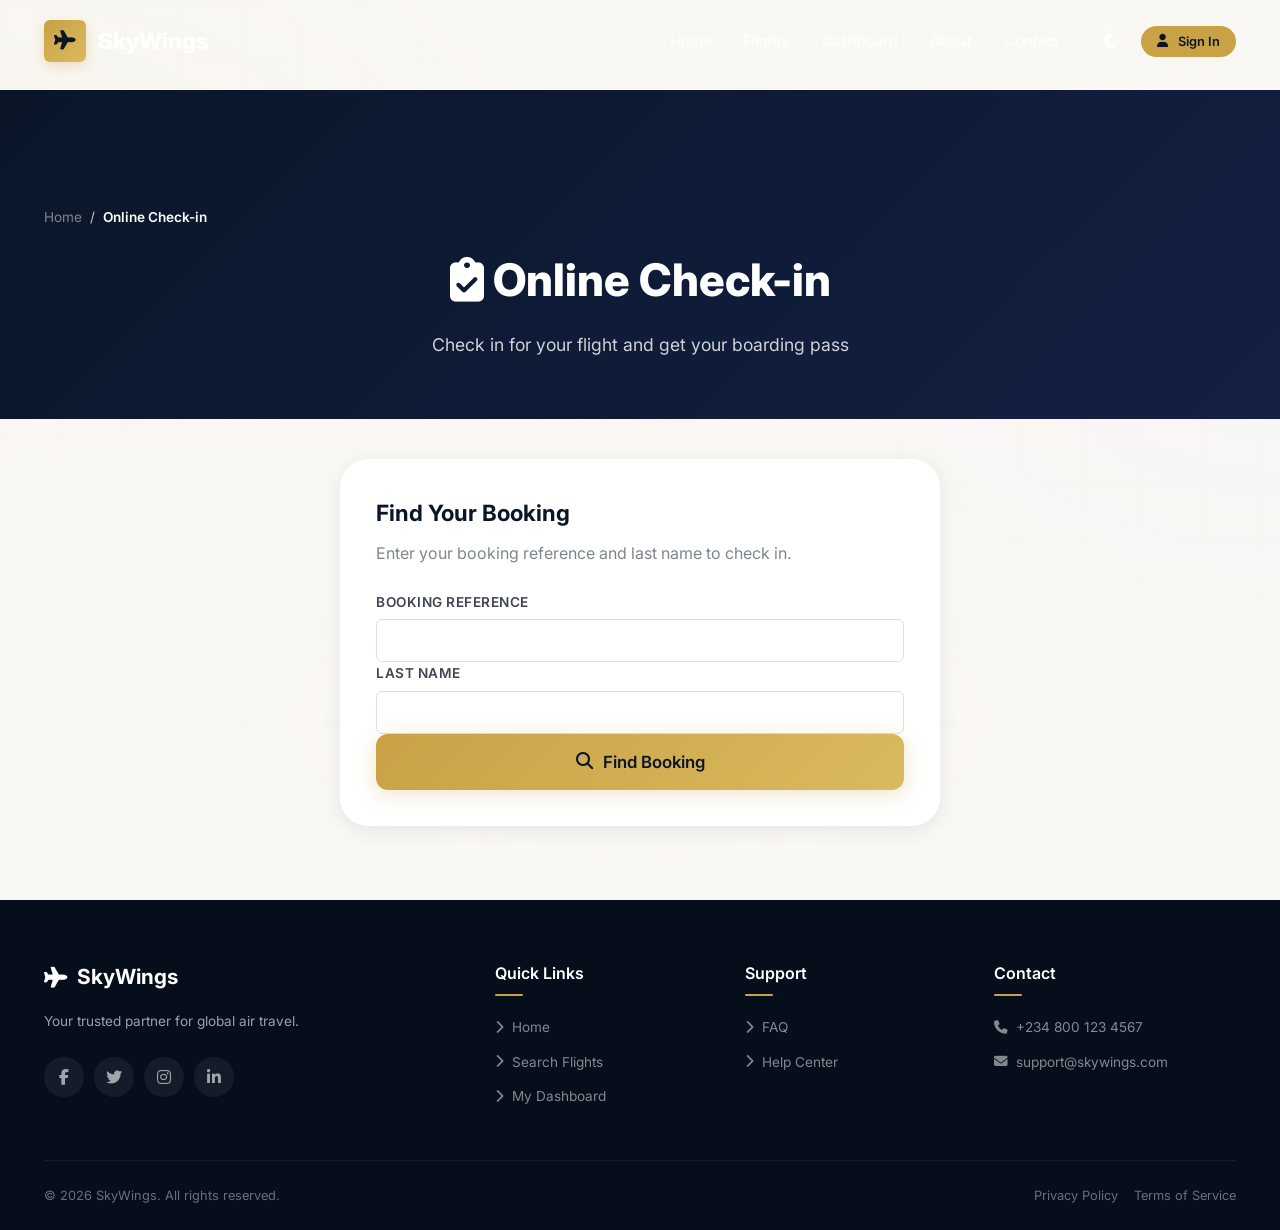
<file: pages/checkin.html>
<!DOCTYPE html>
<html lang="en">
<head>
  <meta charset="UTF-8">
  <meta name="viewport" content="width=device-width, initial-scale=1.0">
  <title>Online Check-in - SkyWings</title>
  <meta name="description" content="Check in online for your SkyWings flight and get your boarding pass.">
  <meta property="og:title" content="Online Check-in - SkyWings">
  <meta property="og:type" content="website">
  <link rel="icon" type="image/svg+xml" href="data:image/svg+xml,<svg xmlns='http://www.w3.org/2000/svg' viewBox='0 0 100 100'><text y='.9em' font-size='90'>✈</text></svg>">
  <link rel="stylesheet" href="https://cdnjs.cloudflare.com/ajax/libs/font-awesome/6.4.0/css/all.min.css">
  <link rel="stylesheet" href="../css/style.css">
</head>
<body>
  <a href="#checkin-main" class="skip-link">Skip to main content</a>
  <div id="preloader"><div class="loader"><div class="loader-plane"><i class="fas fa-plane"></i></div><div class="loader-text">SkyWings</div><div class="loader-bar"></div></div></div>
  <div class="toast-container" aria-live="polite" aria-atomic="true"></div>

  <nav class="navbar" role="navigation" aria-label="Main navigation">
    <div class="container">
      <a href="../index.html" class="navbar-brand" aria-label="SkyWings Home"><span class="brand-icon"><i class="fas fa-plane"></i></span><span>SkyWings</span></a>
      <div class="navbar-nav" role="menubar">
        <a href="../index.html" class="nav-link" role="menuitem">Home</a>
        <a href="../flights.html" class="nav-link" role="menuitem">Flights</a>
        <a href="../dashboard.html" class="nav-link" role="menuitem">Dashboard</a>
        <a href="../about.html" class="nav-link" role="menuitem">About</a>
        <a href="contact.html" class="nav-link" role="menuitem">Contact</a>
        <div class="nav-actions"><button class="theme-toggle" aria-label="Toggle dark mode"></button></div>
      </div>
      <button class="navbar-toggler" aria-label="Toggle navigation menu"><i class="fas fa-bars"></i></button>
    </div>
  </nav>
  <div class="nav-overlay"></div>

  <div class="checkin-page" id="checkin-main">
    <div class="page-hero">
      <div class="container">
        <nav class="breadcrumbs" aria-label="Breadcrumb">
          <a href="../index.html">Home</a>
          <span class="separator">/</span>
          <span class="current" aria-current="page">Online Check-in</span>
        </nav>
        <h1><i class="fas fa-clipboard-check"></i> Online Check-in</h1>
        <p>Check in for your flight and get your boarding pass</p>
      </div>
    </div>
    <div class="container">
      <div class="checkin-card">
        <h2>Find Your Booking</h2>
        <p>Enter your booking reference and last name to check in.</p>
        <form id="checkin-form">
          <div class="form-group">
            <label>Booking Reference</label>
            <input type="text" id="checkin-ref" placeholder="e.g. SKW-2026-0842" required>
          </div>
          <div class="form-group">
            <label>Last Name</label>
            <input type="text" id="checkin-lastname" placeholder="Enter your last name" required>
          </div>
          <button type="submit" class="btn btn-secondary btn-lg" style="width:100%"><i class="fas fa-search"></i> Find Booking</button>
        </form>
        <div class="checkin-result" id="checkin-result"></div>
      </div>
    </div>
  </div>

  <footer class="footer" role="contentinfo">
    <div class="container">
      <div class="footer-grid">
        <div class="footer-brand">
          <h3><i class="fas fa-plane"></i> SkyWings</h3>
          <p>Your trusted partner for global air travel.</p>
          <div class="footer-social">
            <a href="#" aria-label="Facebook"><i class="fab fa-facebook-f"></i></a>
            <a href="#" aria-label="Twitter"><i class="fab fa-twitter"></i></a>
            <a href="#" aria-label="Instagram"><i class="fab fa-instagram"></i></a>
            <a href="#" aria-label="LinkedIn"><i class="fab fa-linkedin-in"></i></a>
          </div>
        </div>
        <div>
          <h4>Quick Links</h4>
          <ul class="footer-links">
            <li><a href="../index.html"><i class="fas fa-chevron-right"></i> Home</a></li>
            <li><a href="../flights.html"><i class="fas fa-chevron-right"></i> Search Flights</a></li>
            <li><a href="../dashboard.html"><i class="fas fa-chevron-right"></i> My Dashboard</a></li>
          </ul>
        </div>
        <div>
          <h4>Support</h4>
          <ul class="footer-links">
            <li><a href="faq.html"><i class="fas fa-chevron-right"></i> FAQ</a></li>
            <li><a href="contact.html"><i class="fas fa-chevron-right"></i> Help Center</a></li>
          </ul>
        </div>
        <div>
          <h4>Contact</h4>
          <ul class="footer-links">
            <li><a href="tel:+2348001234567"><i class="fas fa-phone"></i> +234 800 123 4567</a></li>
            <li><a href="mailto:support@skywings.com"><i class="fas fa-envelope"></i> support@skywings.com</a></li>
          </ul>
        </div>
      </div>
      <div class="footer-bottom">
        <p>&copy; 2026 SkyWings. All rights reserved.</p>
        <div class="footer-bottom-links">
          <a href="#">Privacy Policy</a>
          <a href="#">Terms of Service</a>
        </div>
      </div>
    </div>
  </footer>
  <button class="scroll-top" aria-label="Scroll to top"><i class="fas fa-arrow-up"></i></button>

  <script src="../js/data.js"></script>
  <script src="../js/main.js"></script>
</body>
</html>
</file>
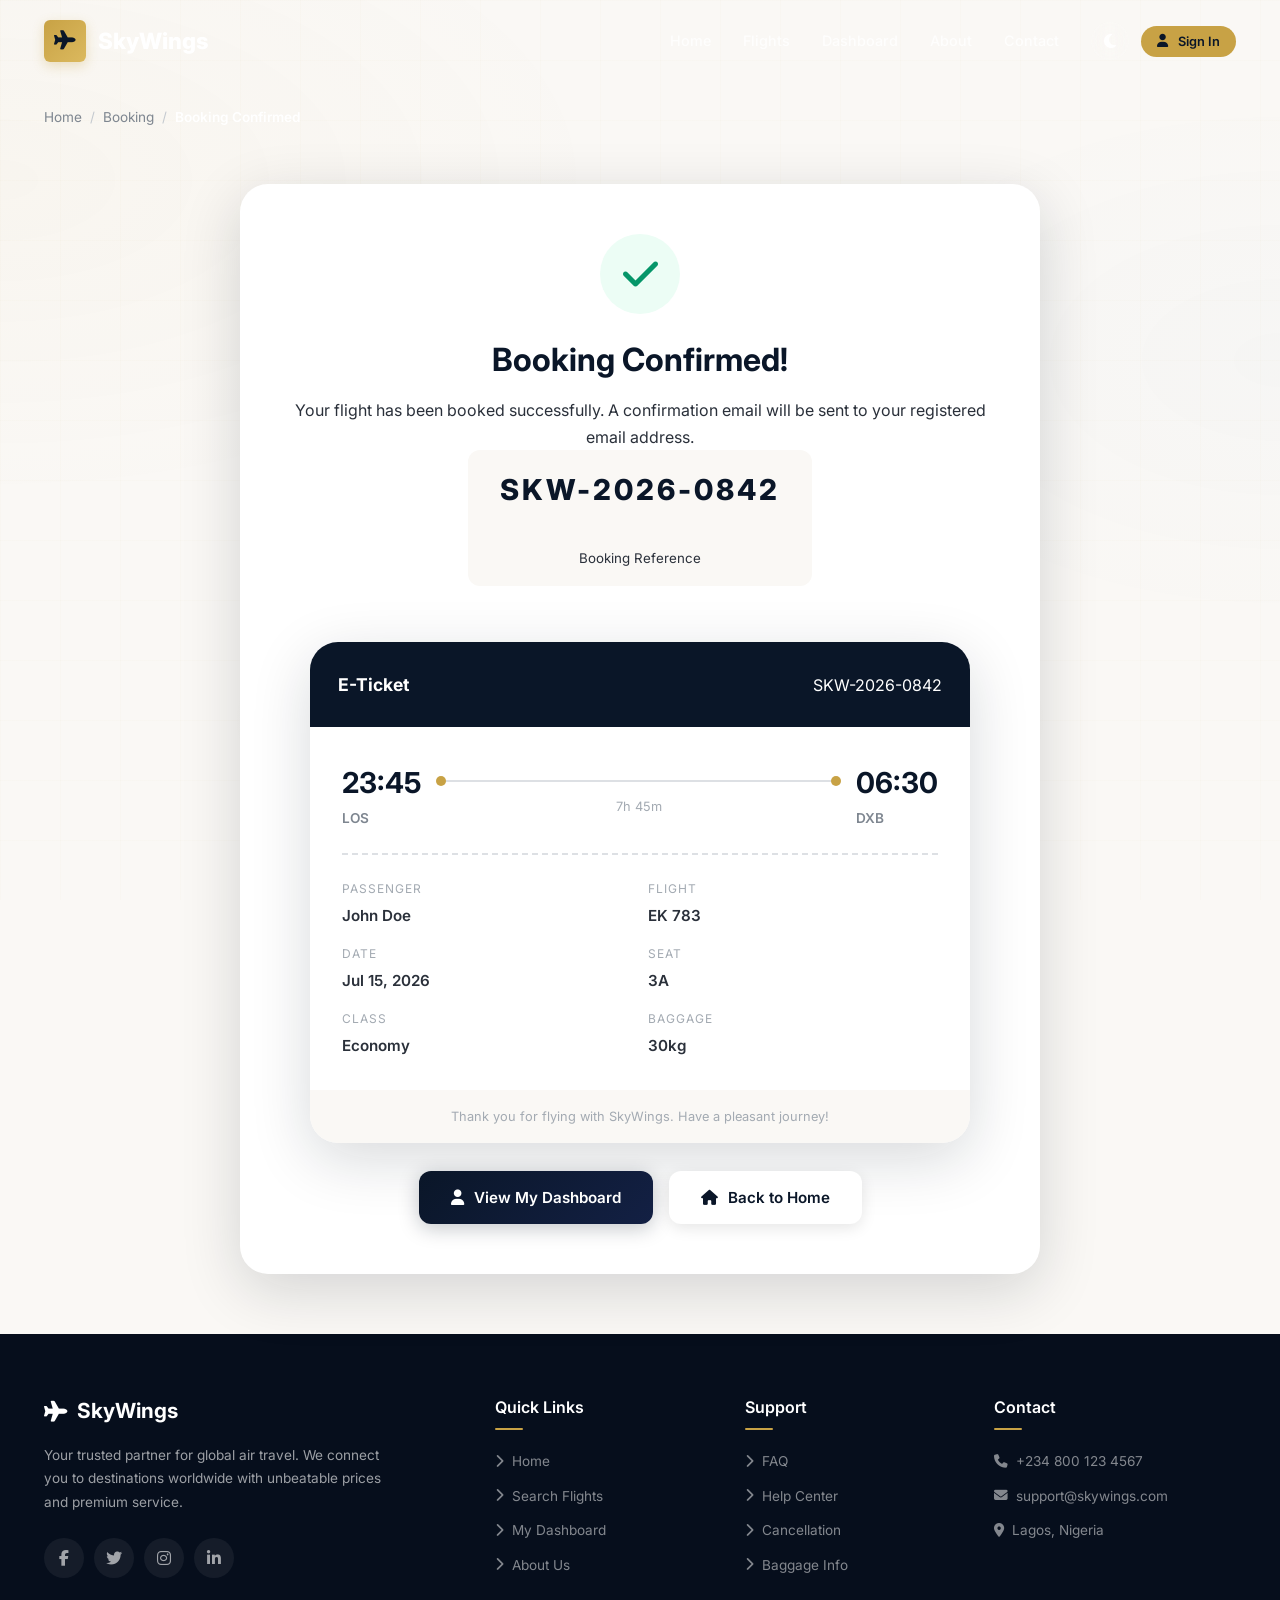
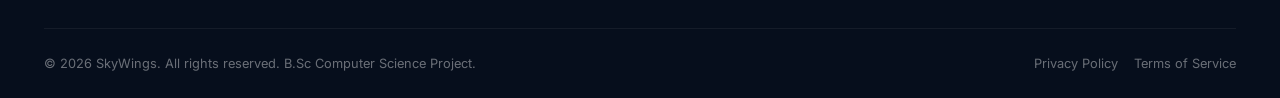
<file: pages/confirmation.html>
<!DOCTYPE html>
<html lang="en">
<head>
  <meta charset="UTF-8">
  <meta name="viewport" content="width=device-width, initial-scale=1.0">
  <title>Booking Confirmed - SkyWings</title>
  <meta name="description" content="Your SkyWings flight booking is confirmed. View your e-ticket and manage your trip.">
  <meta property="og:title" content="Booking Confirmed - SkyWings">
  <meta property="og:type" content="website">
  <link rel="icon" type="image/svg+xml" href="data:image/svg+xml,<svg xmlns='http://www.w3.org/2000/svg' viewBox='0 0 100 100'><text y='.9em' font-size='90'>✈</text></svg>">
  <link rel="stylesheet" href="https://cdnjs.cloudflare.com/ajax/libs/font-awesome/6.4.0/css/all.min.css">
  <link rel="stylesheet" href="../css/style.css">
</head>
<body>
  <a href="#confirmation-main" class="skip-link">Skip to main content</a>
  <div id="preloader"><div class="loader"><div class="loader-plane"><i class="fas fa-plane"></i></div><div class="loader-text">SkyWings</div><div class="loader-bar"></div></div></div>
  <div class="toast-container" aria-live="polite" aria-atomic="true"></div>

  <nav class="navbar" role="navigation" aria-label="Main navigation">
    <div class="container">
      <a href="../index.html" class="navbar-brand" aria-label="SkyWings Home"><span class="brand-icon"><i class="fas fa-plane"></i></span><span>SkyWings</span></a>
      <div class="navbar-nav" role="menubar">
        <a href="../index.html" class="nav-link" role="menuitem">Home</a>
        <a href="../flights.html" class="nav-link" role="menuitem">Flights</a>
        <a href="../dashboard.html" class="nav-link" role="menuitem">Dashboard</a>
        <a href="../about.html" class="nav-link" role="menuitem">About</a>
        <a href="contact.html" class="nav-link" role="menuitem">Contact</a>
        <div class="nav-actions"><button class="theme-toggle" aria-label="Toggle dark mode"></button></div>
      </div>
      <button class="navbar-toggler" aria-label="Toggle navigation menu"><i class="fas fa-bars"></i></button>
    </div>
  </nav>
  <div class="nav-overlay"></div>

  <div class="booking-page" id="confirmation-main" style="display:flex;align-items:center;justify-content:center;min-height:100vh">
    <div class="container">
      <nav class="breadcrumbs" aria-label="Breadcrumb">
        <a href="../index.html">Home</a>
        <span class="separator">/</span>
        <a href="../booking.html">Booking</a>
        <span class="separator">/</span>
        <span class="current" aria-current="page">Booking Confirmed</span>
      </nav>
      <div class="confirmation-card" style="max-width:800px;margin:40px auto 60px;background:var(--white);border-radius:var(--radius-xl);padding:50px;box-shadow:var(--shadow-xl);text-align:center">
        <div class="confirmation-icon"><i class="fas fa-check"></i></div>
        <h2>Booking Confirmed!</h2>
        <p>Your flight has been booked successfully. A confirmation email will be sent to your registered email address.</p>
        <div class="booking-ref">
          <span class="ref-num">SKW-2026-0842</span>
          <br><small>Booking Reference</small>
        </div>

        <div class="eticket" style="text-align:left">
          <div class="eticket-header">
            <h3>E-Ticket</h3>
            <span>SKW-2026-0842</span>
          </div>
          <div class="eticket-body">
            <div class="eticket-route">
              <div class="eticket-time"><div class="time">23:45</div><div class="airport">LOS</div></div>
              <div class="eticket-duration"><div class="line"></div><span>7h 45m</span></div>
              <div class="eticket-time"><div class="time">06:30</div><div class="airport">DXB</div></div>
            </div>
            <div class="eticket-info">
              <div class="info-item"><div class="label">Passenger</div><div class="value">John Doe</div></div>
              <div class="info-item"><div class="label">Flight</div><div class="value">EK 783</div></div>
              <div class="info-item"><div class="label">Date</div><div class="value">Jul 15, 2026</div></div>
              <div class="info-item"><div class="label">Seat</div><div class="value">3A</div></div>
              <div class="info-item"><div class="label">Class</div><div class="value">Economy</div></div>
              <div class="info-item"><div class="label">Baggage</div><div class="value">30kg</div></div>
            </div>
          </div>
          <div class="eticket-footer">Thank you for flying with SkyWings. Have a pleasant journey!</div>
        </div>

        <div style="display:flex;gap:16px;justify-content:center;flex-wrap:wrap;margin-top:24px">
          <a href="../dashboard.html" class="btn btn-primary"><i class="fas fa-user"></i> View My Dashboard</a>
          <a href="../index.html" class="btn btn-light"><i class="fas fa-home"></i> Back to Home</a>
        </div>
      </div>
    </div>
  </div>

  <footer class="footer" role="contentinfo">
    <div class="container">
      <div class="footer-grid">
        <div class="footer-brand">
          <h3><i class="fas fa-plane"></i> SkyWings</h3>
          <p>Your trusted partner for global air travel. We connect you to destinations worldwide with unbeatable prices and premium service.</p>
          <div class="footer-social">
            <a href="#" aria-label="Follow us on Facebook"><i class="fab fa-facebook-f"></i></a>
            <a href="#" aria-label="Follow us on Twitter"><i class="fab fa-twitter"></i></a>
            <a href="#" aria-label="Follow us on Instagram"><i class="fab fa-instagram"></i></a>
            <a href="#" aria-label="Follow us on LinkedIn"><i class="fab fa-linkedin-in"></i></a>
          </div>
        </div>
        <div>
          <h4>Quick Links</h4>
          <ul class="footer-links">
            <li><a href="../index.html"><i class="fas fa-chevron-right"></i> Home</a></li>
            <li><a href="../flights.html"><i class="fas fa-chevron-right"></i> Search Flights</a></li>
            <li><a href="../dashboard.html"><i class="fas fa-chevron-right"></i> My Dashboard</a></li>
            <li><a href="../about.html"><i class="fas fa-chevron-right"></i> About Us</a></li>
          </ul>
        </div>
        <div>
          <h4>Support</h4>
          <ul class="footer-links">
            <li><a href="faq.html"><i class="fas fa-chevron-right"></i> FAQ</a></li>
            <li><a href="contact.html"><i class="fas fa-chevron-right"></i> Help Center</a></li>
            <li><a href="#"><i class="fas fa-chevron-right"></i> Cancellation</a></li>
            <li><a href="#"><i class="fas fa-chevron-right"></i> Baggage Info</a></li>
          </ul>
        </div>
        <div>
          <h4>Contact</h4>
          <ul class="footer-links">
            <li><a href="tel:+2348001234567"><i class="fas fa-phone"></i> +234 800 123 4567</a></li>
            <li><a href="mailto:support@skywings.com"><i class="fas fa-envelope"></i> support@skywings.com</a></li>
            <li><a href="#"><i class="fas fa-map-marker-alt"></i> Lagos, Nigeria</a></li>
          </ul>
        </div>
      </div>
      <div class="footer-bottom">
        <p>&copy; 2026 SkyWings. All rights reserved. B.Sc Computer Science Project.</p>
        <div class="footer-bottom-links">
          <a href="#">Privacy Policy</a>
          <a href="#">Terms of Service</a>
        </div>
      </div>
    </div>
  </footer>
  <button class="scroll-top" aria-label="Scroll to top"><i class="fas fa-arrow-up"></i></button>

  <script src="../js/data.js"></script>
  <script src="../js/main.js"></script>
</body>
</html>
</file>
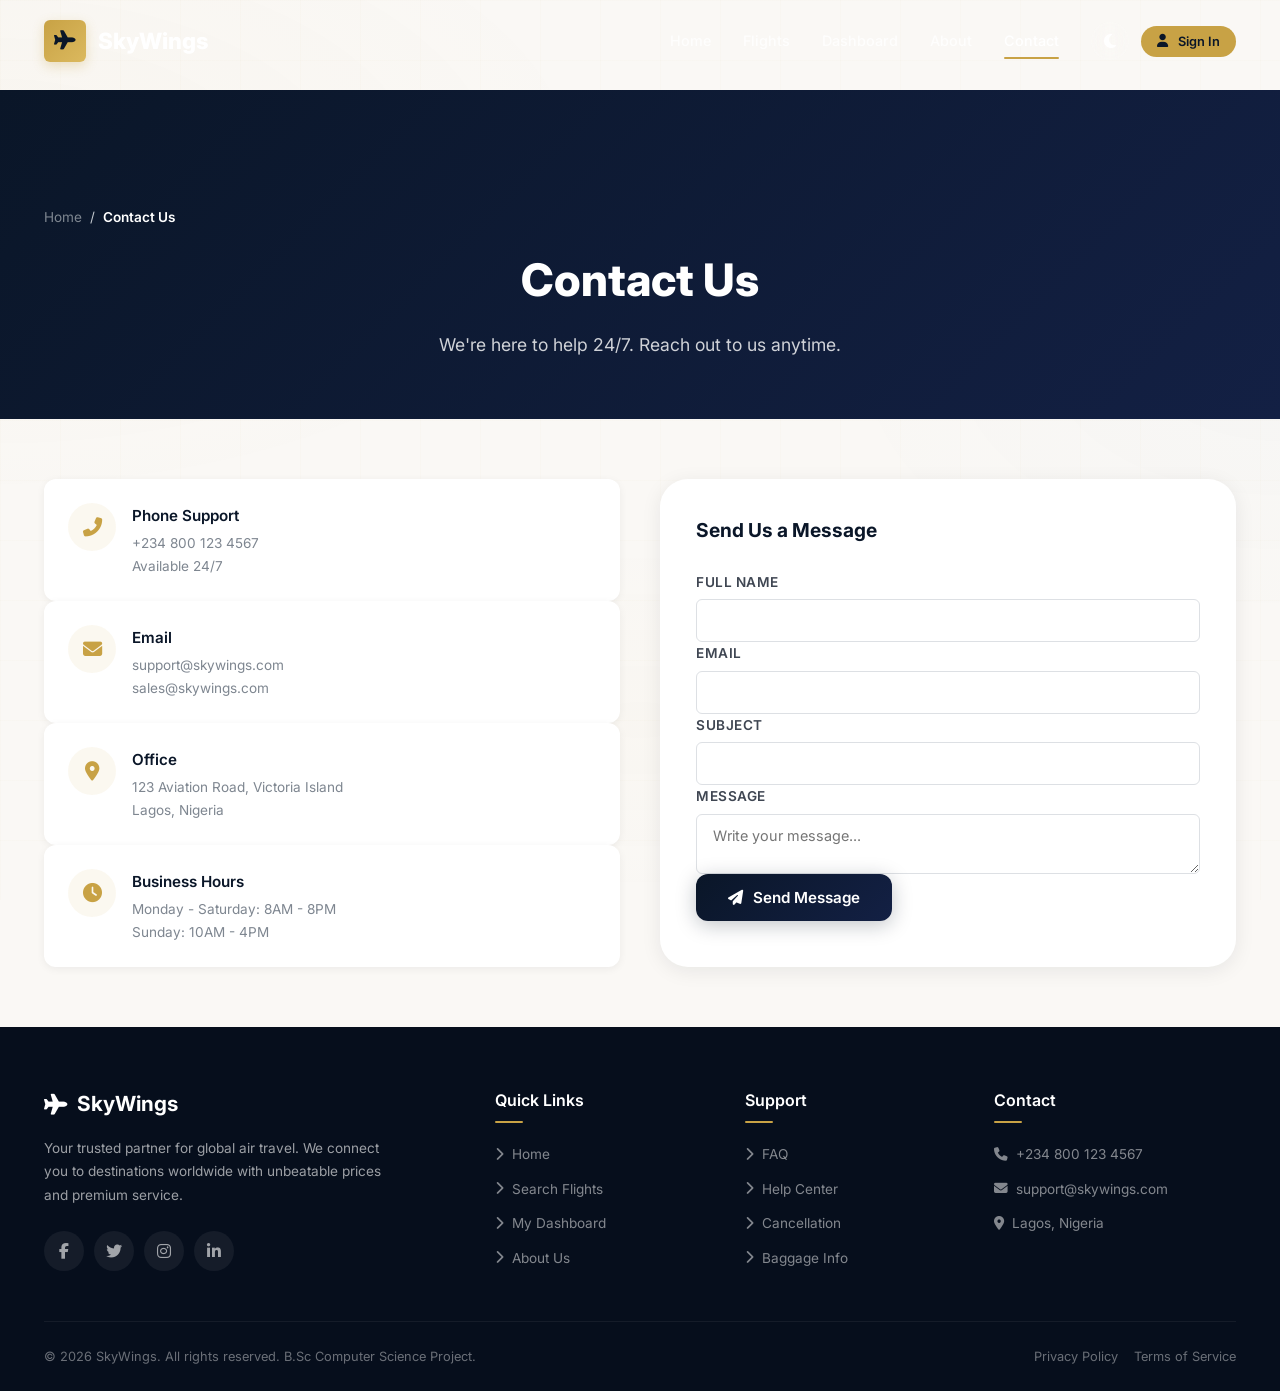
<file: pages/contact.html>
<!DOCTYPE html>
<html lang="en">
<head>
  <meta charset="UTF-8">
  <meta name="viewport" content="width=device-width, initial-scale=1.0">
  <title>Contact Us - SkyWings</title>
  <link rel="icon" type="image/svg+xml" href="data:image/svg+xml,<svg xmlns='http://www.w3.org/2000/svg' viewBox='0 0 100 100'><text y='.9em' font-size='90'>✈</text></svg>">
  <link rel="stylesheet" href="https://cdnjs.cloudflare.com/ajax/libs/font-awesome/6.4.0/css/all.min.css">
  <link rel="stylesheet" href="../css/style.css">
</head>
<body>
  <a href="#contact-main" class="skip-link">Skip to main content</a>
  <div id="preloader"><div class="loader"><div class="loader-plane"><i class="fas fa-plane"></i></div><div class="loader-text">SkyWings</div><div class="loader-bar"></div></div></div>
  <div class="toast-container" aria-live="polite" aria-atomic="true"></div>

  <nav class="navbar" role="navigation" aria-label="Main navigation">
    <div class="container">
      <a href="../index.html" class="navbar-brand" aria-label="SkyWings Home"><span class="brand-icon"><i class="fas fa-plane"></i></span><span>SkyWings</span></a>
      <div class="navbar-nav" role="menubar">
        <a href="../index.html" class="nav-link" role="menuitem">Home</a>
        <a href="../flights.html" class="nav-link" role="menuitem">Flights</a>
        <a href="../dashboard.html" class="nav-link" role="menuitem">Dashboard</a>
        <a href="../about.html" class="nav-link" role="menuitem">About</a>
        <a href="contact.html" class="nav-link active" aria-current="page" role="menuitem">Contact</a>
        <div class="nav-actions"><button class="theme-toggle" aria-label="Toggle dark mode"></button></div>
      </div>
      <button class="navbar-toggler" aria-label="Toggle navigation menu"><i class="fas fa-bars"></i></button>
    </div>
  </nav>
  
  <div class="contact-page" id="contact-main">
    <div class="page-hero">
      <div class="container">
        <nav class="breadcrumbs" aria-label="Breadcrumb">
          <a href="../index.html">Home</a>
          <span class="separator">/</span>
          <span class="current" aria-current="page">Contact Us</span>
        </nav>
        <h1>Contact Us</h1>
        <p>We're here to help 24/7. Reach out to us anytime.</p>
      </div>
    </div>

    <div class="container">
      <div class="contact-grid">
        <div class="contact-info">
          <div class="contact-item">
            <div class="icon"><i class="fas fa-phone-alt"></i></div>
            <div><h4>Phone Support</h4><p>+234 800 123 4567<br>Available 24/7</p></div>
          </div>
          <div class="contact-item">
            <div class="icon"><i class="fas fa-envelope"></i></div>
            <div><h4>Email</h4><p>support@skywings.com<br>sales@skywings.com</p></div>
          </div>
          <div class="contact-item">
            <div class="icon"><i class="fas fa-map-marker-alt"></i></div>
            <div><h4>Office</h4><p>123 Aviation Road, Victoria Island<br>Lagos, Nigeria</p></div>
          </div>
          <div class="contact-item">
            <div class="icon"><i class="fas fa-clock"></i></div>
            <div><h4>Business Hours</h4><p>Monday - Saturday: 8AM - 8PM<br>Sunday: 10AM - 4PM</p></div>
          </div>
        </div>

        <div class="contact-form-wrapper">
          <h3>Send Us a Message</h3>
          <form class="contact-form">
            <div class="form-group"><label>Full Name</label><input type="text" placeholder="Enter your name" required></div>
            <div class="form-group"><label>Email</label><input type="email" placeholder="Enter your email" required></div>
            <div class="form-group"><label>Subject</label><input type="text" placeholder="Subject"></div>
            <div class="form-group"><label>Message</label><textarea placeholder="Write your message..." required></textarea></div>
            <button type="submit" class="btn btn-primary"><i class="fas fa-paper-plane"></i> Send Message</button>
          </form>
        </div>
      </div>
    </div>
  </div>

  <footer class="footer" role="contentinfo">
    <div class="container">
      <div class="footer-grid">
        <div class="footer-brand">
          <h3><i class="fas fa-plane"></i> SkyWings</h3>
          <p>Your trusted partner for global air travel. We connect you to destinations worldwide with unbeatable prices and premium service.</p>
          <div class="footer-social">
            <a href="#" aria-label="Follow us on Facebook"><i class="fab fa-facebook-f"></i></a>
            <a href="#" aria-label="Follow us on Twitter"><i class="fab fa-twitter"></i></a>
            <a href="#" aria-label="Follow us on Instagram"><i class="fab fa-instagram"></i></a>
            <a href="#" aria-label="Follow us on LinkedIn"><i class="fab fa-linkedin-in"></i></a>
          </div>
        </div>
        <div>
          <h4>Quick Links</h4>
          <ul class="footer-links">
            <li><a href="../index.html"><i class="fas fa-chevron-right"></i> Home</a></li>
            <li><a href="../flights.html"><i class="fas fa-chevron-right"></i> Search Flights</a></li>
            <li><a href="../dashboard.html"><i class="fas fa-chevron-right"></i> My Dashboard</a></li>
            <li><a href="../about.html"><i class="fas fa-chevron-right"></i> About Us</a></li>
          </ul>
        </div>
        <div>
          <h4>Support</h4>
          <ul class="footer-links">
            <li><a href="faq.html"><i class="fas fa-chevron-right"></i> FAQ</a></li>
            <li><a href="contact.html"><i class="fas fa-chevron-right"></i> Help Center</a></li>
            <li><a href="#"><i class="fas fa-chevron-right"></i> Cancellation</a></li>
            <li><a href="#"><i class="fas fa-chevron-right"></i> Baggage Info</a></li>
          </ul>
        </div>
        <div>
          <h4>Contact</h4>
          <ul class="footer-links">
            <li><a href="tel:+2348001234567"><i class="fas fa-phone"></i> +234 800 123 4567</a></li>
            <li><a href="mailto:support@skywings.com"><i class="fas fa-envelope"></i> support@skywings.com</a></li>
            <li><a href="#"><i class="fas fa-map-marker-alt"></i> Lagos, Nigeria</a></li>
          </ul>
        </div>
      </div>
      <div class="footer-bottom">
        <p>&copy; 2026 SkyWings. All rights reserved. B.Sc Computer Science Project.</p>
        <div class="footer-bottom-links">
          <a href="#">Privacy Policy</a>
          <a href="#">Terms of Service</a>
        </div>
      </div>
    </div>
  </footer>
  <button class="scroll-top" aria-label="Scroll to top"><i class="fas fa-arrow-up"></i></button>

  <script src="../js/data.js"></script>
  <script src="../js/main.js"></script>
</body>
</html>
</file>
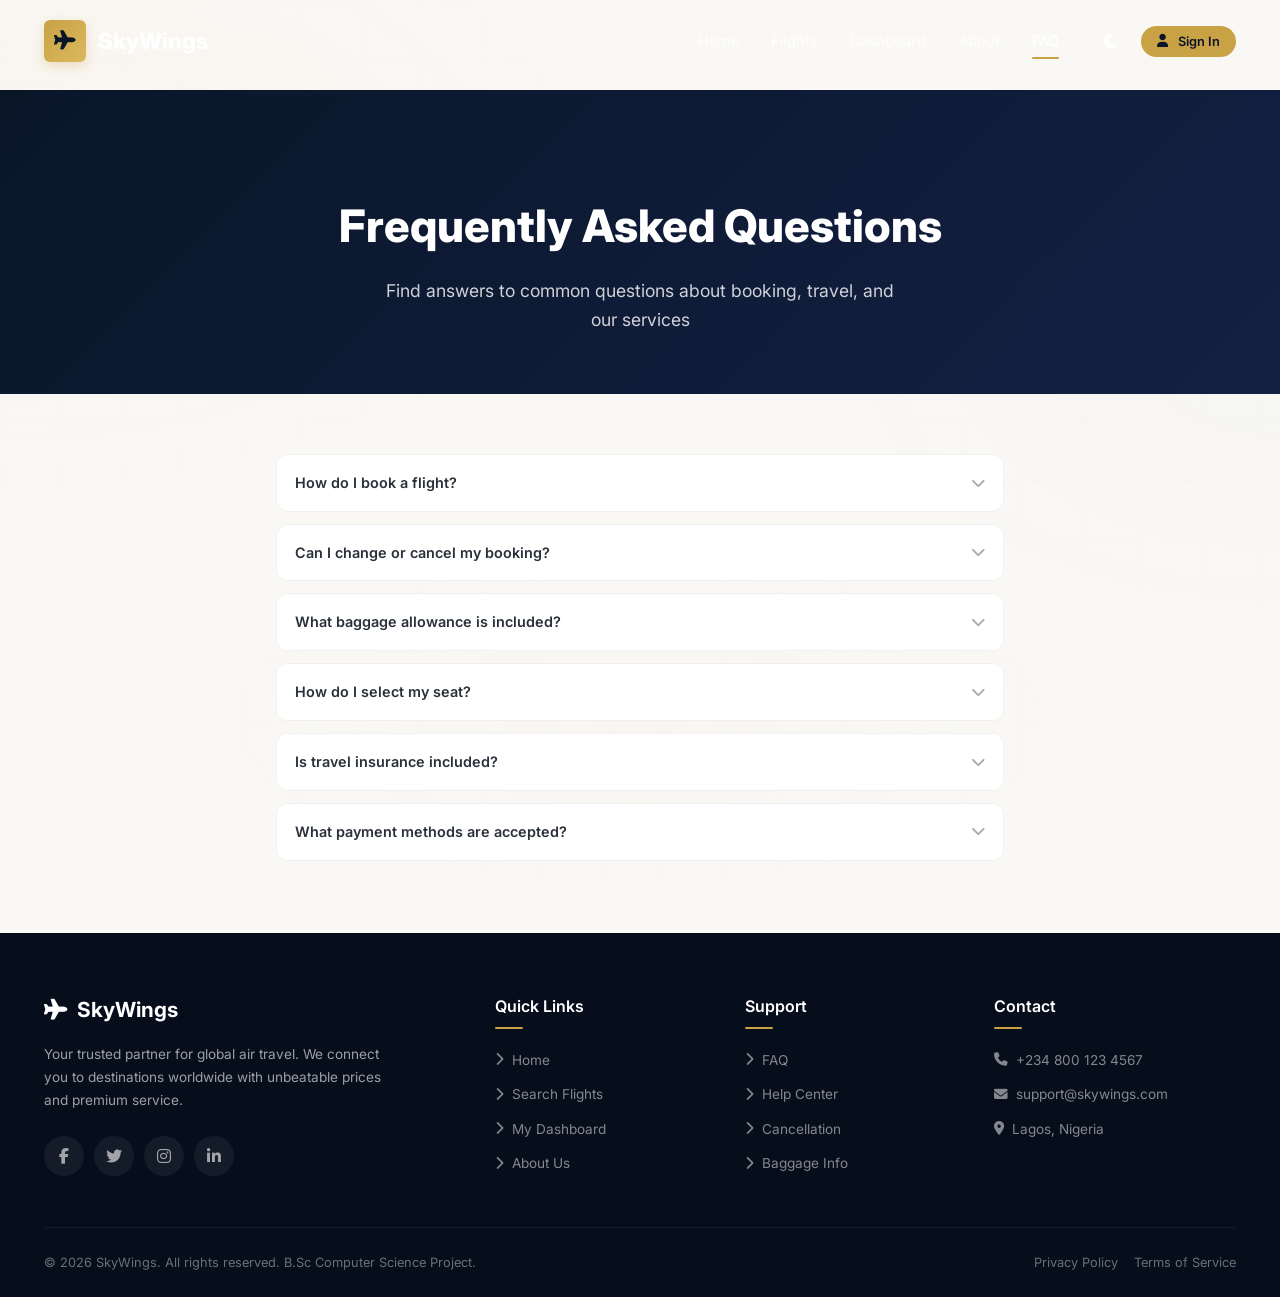
<file: pages/faq.html>
<!DOCTYPE html>
<html lang="en">
<head>
  <meta charset="UTF-8">
  <meta name="viewport" content="width=device-width, initial-scale=1.0">
  <title>FAQ - SkyWings</title>
  <link rel="icon" type="image/svg+xml" href="data:image/svg+xml,<svg xmlns='http://www.w3.org/2000/svg' viewBox='0 0 100 100'><text y='.9em' font-size='90'>✈</text></svg>">
  <link rel="stylesheet" href="https://cdnjs.cloudflare.com/ajax/libs/font-awesome/6.4.0/css/all.min.css">
  <link rel="stylesheet" href="../css/style.css">
</head>
<body>
  <a href="#faq-main" class="skip-link">Skip to main content</a>
  <div id="preloader"><div class="loader"><div class="loader-plane"><i class="fas fa-plane"></i></div><div class="loader-text">SkyWings</div><div class="loader-bar"></div></div></div>
  <div class="toast-container" aria-live="polite" aria-atomic="true"></div>

  <nav class="navbar" role="navigation" aria-label="Main navigation">
    <div class="container">
      <a href="../index.html" class="navbar-brand" aria-label="SkyWings Home"><span class="brand-icon"><i class="fas fa-plane"></i></span><span>SkyWings</span></a>
      <div class="navbar-nav" role="menubar">
        <a href="../index.html" class="nav-link" role="menuitem">Home</a>
        <a href="../flights.html" class="nav-link" role="menuitem">Flights</a>
        <a href="../dashboard.html" class="nav-link" role="menuitem">Dashboard</a>
        <a href="../about.html" class="nav-link" role="menuitem">About</a>
        <a href="contact.html" class="nav-link active" aria-current="page" role="menuitem">FAQ</a>
        <div class="nav-actions"><button class="theme-toggle" aria-label="Toggle dark mode"></button></div>
      </div>
      <button class="navbar-toggler" aria-label="Toggle navigation menu"><i class="fas fa-bars"></i></button>
    </div>
  </nav>
  <div class="nav-overlay"></div>

  <div class="faq-page">
    <div class="page-hero">
      <div class="container">
        <h1>Frequently Asked Questions</h1>
        <p>Find answers to common questions about booking, travel, and our services</p>
      </div>
    </div>

    <div class="container">
      <div class="faq-section">
        <div class="faq-item">
          <div class="faq-question">How do I book a flight? <i class="fas fa-chevron-down"></i></div>
          <div class="faq-answer"><p>Simply enter your departure and destination cities, select your travel dates, choose from available flights, fill in passenger details, and complete payment. Your e-ticket will be sent to your email.</p></div>
        </div>
        <div class="faq-item">
          <div class="faq-question">Can I change or cancel my booking? <i class="fas fa-chevron-down"></i></div>
          <div class="faq-answer"><p>Yes, you can modify or cancel your booking through your account dashboard. Fees may apply depending on the fare type and timing of changes.</p></div>
        </div>
        <div class="faq-item">
          <div class="faq-question">What baggage allowance is included? <i class="fas fa-chevron-down"></i></div>
          <div class="faq-answer"><p>Baggage allowance varies by airline and fare class. Economy typically includes 20-30kg checked baggage, while Business and First Class include 40-50kg.</p></div>
        </div>
        <div class="faq-item">
          <div class="faq-question">How do I select my seat? <i class="fas fa-chevron-down"></i></div>
          <div class="faq-answer"><p>Seat selection is available during the booking process. You can choose your preferred seat from the interactive seat map before confirming your booking.</p></div>
        </div>
        <div class="faq-item">
          <div class="faq-question">Is travel insurance included? <i class="fas fa-chevron-down"></i></div>
          <div class="faq-answer"><p>Travel insurance is optional and can be added during checkout. We partner with leading insurance providers to offer comprehensive coverage.</p></div>
        </div>
        <div class="faq-item">
          <div class="faq-question">What payment methods are accepted? <i class="fas fa-chevron-down"></i></div>
          <div class="faq-answer"><p>We accept all major credit/debit cards, bank transfers, and digital wallets including Visa, Mastercard, PayPal, and Apple Pay.</p></div>
        </div>
      </div>
    </div>
  </div>

  <footer class="footer" role="contentinfo">
    <div class="container">
      <div class="footer-grid">
        <div class="footer-brand">
          <h3><i class="fas fa-plane"></i> SkyWings</h3>
          <p>Your trusted partner for global air travel. We connect you to destinations worldwide with unbeatable prices and premium service.</p>
          <div class="footer-social">
            <a href="#" aria-label="Follow us on Facebook"><i class="fab fa-facebook-f"></i></a>
            <a href="#" aria-label="Follow us on Twitter"><i class="fab fa-twitter"></i></a>
            <a href="#" aria-label="Follow us on Instagram"><i class="fab fa-instagram"></i></a>
            <a href="#" aria-label="Follow us on LinkedIn"><i class="fab fa-linkedin-in"></i></a>
          </div>
        </div>
        <div>
          <h4>Quick Links</h4>
          <ul class="footer-links">
            <li><a href="../index.html"><i class="fas fa-chevron-right"></i> Home</a></li>
            <li><a href="../flights.html"><i class="fas fa-chevron-right"></i> Search Flights</a></li>
            <li><a href="../dashboard.html"><i class="fas fa-chevron-right"></i> My Dashboard</a></li>
            <li><a href="../about.html"><i class="fas fa-chevron-right"></i> About Us</a></li>
          </ul>
        </div>
        <div>
          <h4>Support</h4>
          <ul class="footer-links">
            <li><a href="faq.html"><i class="fas fa-chevron-right"></i> FAQ</a></li>
            <li><a href="contact.html"><i class="fas fa-chevron-right"></i> Help Center</a></li>
            <li><a href="#"><i class="fas fa-chevron-right"></i> Cancellation</a></li>
            <li><a href="#"><i class="fas fa-chevron-right"></i> Baggage Info</a></li>
          </ul>
        </div>
        <div>
          <h4>Contact</h4>
          <ul class="footer-links">
            <li><a href="tel:+2348001234567"><i class="fas fa-phone"></i> +234 800 123 4567</a></li>
            <li><a href="mailto:support@skywings.com"><i class="fas fa-envelope"></i> support@skywings.com</a></li>
            <li><a href="#"><i class="fas fa-map-marker-alt"></i> Lagos, Nigeria</a></li>
          </ul>
        </div>
      </div>
      <div class="footer-bottom">
        <p>&copy; 2026 SkyWings. All rights reserved. B.Sc Computer Science Project.</p>
        <div class="footer-bottom-links">
          <a href="#">Privacy Policy</a>
          <a href="#">Terms of Service</a>
        </div>
      </div>
    </div>
  </footer>
  <button class="scroll-top" aria-label="Scroll to top"><i class="fas fa-arrow-up"></i></button>

  <script src="../js/data.js"></script>
  <script src="../js/main.js"></script>
</body>
</html>
</file>
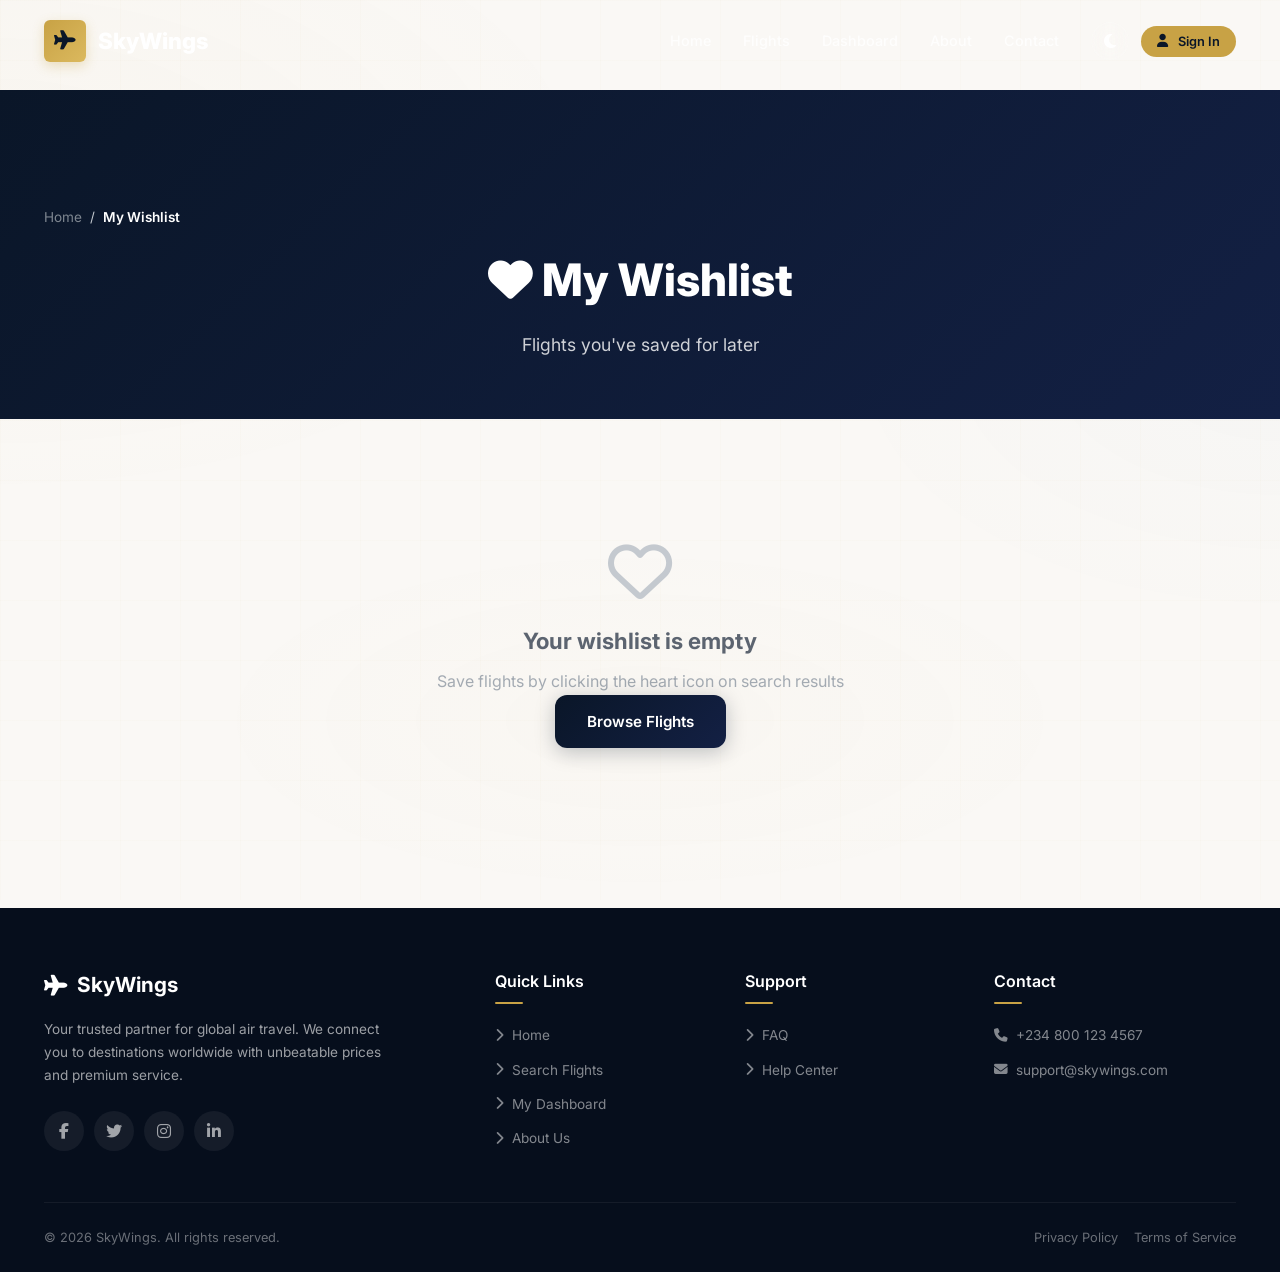
<file: pages/wishlist.html>
<!DOCTYPE html>
<html lang="en">
<head>
  <meta charset="UTF-8">
  <meta name="viewport" content="width=device-width, initial-scale=1.0">
  <title>My Wishlist - SkyWings</title>
  <meta name="description" content="View and manage your saved flights on SkyWings.">
  <meta property="og:title" content="My Wishlist - SkyWings">
  <meta property="og:type" content="website">
  <link rel="icon" type="image/svg+xml" href="data:image/svg+xml,<svg xmlns='http://www.w3.org/2000/svg' viewBox='0 0 100 100'><text y='.9em' font-size='90'>✈</text></svg>">
  <link rel="stylesheet" href="https://cdnjs.cloudflare.com/ajax/libs/font-awesome/6.4.0/css/all.min.css">
  <link rel="stylesheet" href="../css/style.css">
</head>
<body>
  <a href="#wishlist-main" class="skip-link">Skip to main content</a>
  <div id="preloader"><div class="loader"><div class="loader-plane"><i class="fas fa-plane"></i></div><div class="loader-text">SkyWings</div><div class="loader-bar"></div></div></div>
  <div class="toast-container" aria-live="polite" aria-atomic="true"></div>

  <nav class="navbar" role="navigation" aria-label="Main navigation">
    <div class="container">
      <a href="../index.html" class="navbar-brand" aria-label="SkyWings Home"><span class="brand-icon"><i class="fas fa-plane"></i></span><span>SkyWings</span></a>
      <div class="navbar-nav" role="menubar">
        <a href="../index.html" class="nav-link" role="menuitem">Home</a>
        <a href="../flights.html" class="nav-link" role="menuitem">Flights</a>
        <a href="../dashboard.html" class="nav-link" role="menuitem">Dashboard</a>
        <a href="../about.html" class="nav-link" role="menuitem">About</a>
        <a href="contact.html" class="nav-link" role="menuitem">Contact</a>
        <div class="nav-actions"><button class="theme-toggle" aria-label="Toggle dark mode"></button></div>
      </div>
      <button class="navbar-toggler" aria-label="Toggle navigation menu"><i class="fas fa-bars"></i></button>
    </div>
  </nav>
  <div class="nav-overlay"></div>

  <div class="wishlist-page" id="wishlist-main">
    <div class="page-hero">
      <div class="container">
        <nav class="breadcrumbs" aria-label="Breadcrumb">
          <a href="../index.html">Home</a>
          <span class="separator">/</span>
          <span class="current" aria-current="page">My Wishlist</span>
        </nav>
        <h1><i class="fas fa-heart"></i> My Wishlist</h1>
        <p>Flights you've saved for later</p>
      </div>
    </div>
    <div class="container">
      <div id="wishlist-container" style="padding:40px 0 80px"></div>
    </div>
  </div>

  <footer class="footer" role="contentinfo">
    <div class="container">
      <div class="footer-grid">
        <div class="footer-brand">
          <h3><i class="fas fa-plane"></i> SkyWings</h3>
          <p>Your trusted partner for global air travel. We connect you to destinations worldwide with unbeatable prices and premium service.</p>
          <div class="footer-social">
            <a href="#" aria-label="Follow us on Facebook"><i class="fab fa-facebook-f"></i></a>
            <a href="#" aria-label="Follow us on Twitter"><i class="fab fa-twitter"></i></a>
            <a href="#" aria-label="Follow us on Instagram"><i class="fab fa-instagram"></i></a>
            <a href="#" aria-label="Follow us on LinkedIn"><i class="fab fa-linkedin-in"></i></a>
          </div>
        </div>
        <div>
          <h4>Quick Links</h4>
          <ul class="footer-links">
            <li><a href="../index.html"><i class="fas fa-chevron-right"></i> Home</a></li>
            <li><a href="../flights.html"><i class="fas fa-chevron-right"></i> Search Flights</a></li>
            <li><a href="../dashboard.html"><i class="fas fa-chevron-right"></i> My Dashboard</a></li>
            <li><a href="../about.html"><i class="fas fa-chevron-right"></i> About Us</a></li>
          </ul>
        </div>
        <div>
          <h4>Support</h4>
          <ul class="footer-links">
            <li><a href="faq.html"><i class="fas fa-chevron-right"></i> FAQ</a></li>
            <li><a href="contact.html"><i class="fas fa-chevron-right"></i> Help Center</a></li>
          </ul>
        </div>
        <div>
          <h4>Contact</h4>
          <ul class="footer-links">
            <li><a href="tel:+2348001234567"><i class="fas fa-phone"></i> +234 800 123 4567</a></li>
            <li><a href="mailto:support@skywings.com"><i class="fas fa-envelope"></i> support@skywings.com</a></li>
          </ul>
        </div>
      </div>
      <div class="footer-bottom">
        <p>&copy; 2026 SkyWings. All rights reserved.</p>
        <div class="footer-bottom-links">
          <a href="#">Privacy Policy</a>
          <a href="#">Terms of Service</a>
        </div>
      </div>
    </div>
  </footer>
  <button class="scroll-top" aria-label="Scroll to top"><i class="fas fa-arrow-up"></i></button>

  <script src="../js/data.js"></script>
  <script src="../js/main.js"></script>
</body>
</html>
</file>
<file: css/style.css>
/* ============================================================
   SKYWINGS - Premium Flight Booking Interface v2.0
   Fully Responsive | WCAG 2.1 AA | Cross-Browser
   B.Sc Computer Science Final Year Project
   ============================================================ */

/* ===== GOOGLE FONTS ===== */
@import url('https://fonts.googleapis.com/css2?family=Inter:wght@300;400;500;600;700;800;900&display=swap');

/* ===== CSS CUSTOM PROPERTIES ===== */
:root {
  --primary: #0a1628;
  --primary-light: #132044;
  --primary-dark: #060e1c;
  --secondary: #c8a245;
  --secondary-light: #dbb95e;
  --secondary-dark: #a88332;
  --accent: #2d7dd2;
  --white: #ffffff;
  --black: #0a0a0a;
  --cream: #faf8f5;
  --gray-50: #f7f7f9;
  --gray-100: #eef0f2;
  --gray-200: #dde0e4;
  --gray-300: #c4c9cf;
  --gray-400: #a3aab2;
  --gray-500: #7e8690;
  --gray-600: #5c6470;
  --gray-700: #3f4652;
  --gray-800: #2a303a;
  --gray-900: #14181f;
  --success: #059669;
  --warning: #d97706;
  --error: #dc2626;
  --info: #2563eb;
  --font-primary: 'Inter', -apple-system, 'Segoe UI', system-ui, sans-serif;
  --shadow-xs: 0 1px 2px rgba(10,22,40,0.05);
  --shadow-sm: 0 2px 8px rgba(10,22,40,0.06);
  --shadow-md: 0 4px 20px rgba(10,22,40,0.08);
  --shadow-lg: 0 8px 40px rgba(10,22,40,0.12);
  --shadow-xl: 0 16px 60px rgba(10,22,40,0.16);
  --radius-sm: 6px;
  --radius-md: 12px;
  --radius-lg: 20px;
  --radius-xl: 28px;
  --radius-full: 9999px;
  --ease-out: cubic-bezier(0.16, 1, 0.3, 1);
  --transition-fast: 0.2s var(--ease-out);
  --transition-normal: 0.35s var(--ease-out);
  --glass-bg: rgba(255,255,255,0.08);
  --glass-border: rgba(255,255,255,0.12);
  --glass-shadow: 0 8px 32px rgba(10,22,40,0.12);
}

[data-theme="dark"] {
  --primary: #1a2a4a;
  --primary-light: #243b66;
  --primary-dark: #0d1a33;
  --cream: #111827;
  --gray-50: #1a202c;
  --gray-100: #242b3d;
  --gray-200: #2d3648;
  --gray-300: #3d4759;
  --gray-400: #5c6678;
  --gray-500: #7b8496;
  --gray-600: #9ca3b4;
  --gray-700: #c4cad6;
  --gray-800: #e2e6ed;
  --gray-900: #f3f4f8;
  --glass-bg: rgba(0,0,0,0.25);
  --glass-border: rgba(255,255,255,0.06);
  --shadow-sm: 0 2px 8px rgba(0,0,0,0.3);
  --shadow-md: 0 4px 20px rgba(0,0,0,0.35);
  --shadow-lg: 0 8px 40px rgba(0,0,0,0.4);
  --shadow-xl: 0 16px 60px rgba(0,0,0,0.45);
}

/* ===== RESET & BASE ===== */
*, *::before, *::after { box-sizing: border-box; margin: 0; padding: 0; }
html { scroll-behavior: smooth; font-size: 16px; -webkit-font-smoothing: antialiased; }
body {
  font-family: var(--font-primary);
  color: var(--gray-800);
  background: var(--cream);
  line-height: 1.65;
  overflow-x: hidden;
  transition: background 0.4s, color 0.4s;
  position: relative;
}

/* Professional ambient background with subtle noise texture */
body::before {
  content: '';
  position: fixed;
  inset: 0;
  z-index: -2;
  background: 
    radial-gradient(ellipse 80% 60% at 0% 20%, rgba(200,162,69,0.03) 0%, transparent 60%),
    radial-gradient(ellipse 60% 50% at 100% 40%, rgba(45,125,210,0.02) 0%, transparent 60%),
    radial-gradient(ellipse 70% 40% at 50% 80%, rgba(200,162,69,0.02) 0%, transparent 50%);
  pointer-events: none;
}

/* Subtle grid pattern overlay */
body::after {
  content: '';
  position: fixed;
  inset: 0;
  z-index: -1;
  background-image: 
    linear-gradient(rgba(200,162,69,0.02) 1px, transparent 1px),
    linear-gradient(90deg, rgba(200,162,69,0.02) 1px, transparent 1px);
  background-size: 60px 60px;
  pointer-events: none;
}

[data-theme="dark"] body::before {
  background: 
    radial-gradient(ellipse 80% 60% at 0% 20%, rgba(200,162,69,0.04) 0%, transparent 60%),
    radial-gradient(ellipse 60% 50% at 100% 40%, rgba(45,125,210,0.03) 0%, transparent 60%),
    radial-gradient(ellipse 70% 40% at 50% 80%, rgba(200,162,69,0.03) 0%, transparent 50%);
}

[data-theme="dark"] body::after {
  background-image: 
    linear-gradient(rgba(200,162,69,0.03) 1px, transparent 1px),
    linear-gradient(90deg, rgba(200,162,69,0.03) 1px, transparent 1px);
  background-size: 60px 60px;
}
a { text-decoration: none; color: inherit; transition: color var(--transition-fast); }
ul { list-style: none; }
img { max-width: 100%; height: auto; display: block; }
button { cursor: pointer; border: none; outline: none; font-family: inherit; background: none; }
input, select, textarea { font-family: inherit; outline: none; }

/* Skip to content - accessibility */
.skip-link {
  position: absolute; top: -100%; left: 0; z-index: 10000;
  padding: 12px 24px; background: var(--secondary); color: var(--white);
  font-weight: 600; text-decoration: none;
}
.skip-link:focus { top: 0; }

/* Scrollbar */
::-webkit-scrollbar { width: 6px; height: 6px; }
::-webkit-scrollbar-track { background: transparent; }
::-webkit-scrollbar-thumb { background: var(--gray-300); border-radius: 3px; }
::-webkit-scrollbar-thumb:hover { background: var(--gray-400); }

/* ===== PRELOADER ===== */
#preloader { position: fixed; inset: 0; background: var(--primary); display: flex; align-items: center; justify-content: center; z-index: 99999; transition: opacity 0.6s, visibility 0.6s; }
#preloader.hidden { opacity: 0; visibility: hidden; }
.loader { display: flex; flex-direction: column; align-items: center; gap: 24px; }
.loader-brand { font-size: 2.5rem; font-weight: 800; color: var(--secondary); letter-spacing: 4px; }
.loader-bar { width: 220px; height: 3px; background: rgba(255,255,255,0.1); border-radius: 2px; overflow: hidden; }
.loader-bar::after { content: ''; display: block; width: 60%; height: 100%; background: linear-gradient(90deg, var(--secondary), var(--secondary-light)); border-radius: 2px; animation: loaderSlide 1.2s var(--ease-out) infinite; }
@keyframes loaderSlide { 0% { transform: translateX(-100%); } 100% { transform: translateX(180%); } }
.loader-plane { font-size: 2.5rem; color: var(--secondary); animation: planeFloat 1.5s ease-in-out infinite; }
@keyframes planeFloat { 0%, 100% { transform: translateY(0); } 50% { transform: translateY(-10px); } }
.loader-text { font-size: 2rem; font-weight: 800; color: var(--secondary); letter-spacing: 4px; }

/* ===== CONTAINER & SECTION ===== */
.container { width: 100%; max-width: 1240px; margin: 0 auto; padding: 0 24px; }
@media (max-width: 575px) { .container { padding: 0 16px; } }
.section { padding: 100px 0; }
@media (max-width: 767px) { .section { padding: 60px 0; } }
.section-header { text-align: center; margin-bottom: 56px; }
@media (max-width: 575px) { .section-header { margin-bottom: 36px; } }
.section-tag { display: inline-flex; align-items: center; gap: 8px; padding: 6px 18px; background: rgba(200,162,69,0.1); color: var(--secondary); border-radius: var(--radius-full); font-size: 0.8rem; font-weight: 600; letter-spacing: 1px; text-transform: uppercase; margin-bottom: 16px; }
.section-header h2 { font-size: clamp(1.5rem, 4vw, 2.6rem); font-weight: 800; color: var(--primary); line-height: 1.2; margin-bottom: 12px; }
.section-header p { color: var(--gray-500); font-size: clamp(0.9rem, 2vw, 1.1rem); max-width: 560px; margin: 0 auto; line-height: 1.7; }

/* Backwards compat for older section classes used in HTML */
.section-padding { padding: 100px 0; }
@media (max-width: 767px) { .section-padding { padding: 60px 0; } }
.section-title { text-align: center; margin-bottom: 56px; }
@media (max-width: 575px) { .section-title { margin-bottom: 36px; } }
.section-title h2 { font-size: clamp(1.5rem, 4vw, 2.6rem); font-weight: 800; color: var(--primary); line-height: 1.2; margin-bottom: 12px; }
.section-title p { color: var(--gray-500); font-size: clamp(0.9rem, 2vw, 1.1rem); max-width: 560px; margin: 0 auto; line-height: 1.7; }
.section-title span { font-size: clamp(1.5rem, 4vw, 2.6rem); font-weight: 800; color: var(--primary); line-height: 1.2; }

/* ===== SCROLL REVEAL ANIMATION ===== */
.reveal { opacity: 0; transform: translateY(30px); transition: opacity 0.7s var(--ease-out), transform 0.7s var(--ease-out); }
.reveal.visible { opacity: 1; transform: translateY(0); }
.reveal-delay-1 { transition-delay: 0.1s; }
.reveal-delay-2 { transition-delay: 0.2s; }
.reveal-delay-3 { transition-delay: 0.3s; }
.reveal-delay-4 { transition-delay: 0.4s; }

/* ===== BREADCRUMBS ===== */
.breadcrumbs { display: flex; align-items: center; gap: 8px; padding: 16px 0; font-size: 0.85rem; color: var(--gray-400); }
.breadcrumbs a { color: var(--gray-500); transition: color var(--transition-fast); }
.breadcrumbs a:hover { color: var(--secondary); }
.breadcrumbs .separator { color: var(--gray-300); }
.breadcrumbs .current { color: var(--secondary); font-weight: 600; }

/* ===== BUTTONS ===== */
.btn { display: inline-flex; align-items: center; justify-content: center; gap: 10px; padding: 14px 32px; border-radius: var(--radius-md); font-size: 0.95rem; font-weight: 600; transition: all var(--transition-normal); position: relative; overflow: hidden; white-space: nowrap; }
.btn::after { content: ''; position: absolute; inset: 0; background: rgba(255,255,255,0.15); transform: translateX(-100%); transition: transform 0.4s var(--ease-out); }
.btn:hover::after { transform: translateX(0); }
.btn-primary { background: linear-gradient(135deg, var(--primary), var(--primary-light)); color: var(--white); box-shadow: 0 4px 20px rgba(10,22,40,0.25); }
.btn-primary:hover { transform: translateY(-2px); box-shadow: 0 8px 30px rgba(10,22,40,0.3); }
.btn-secondary { background: linear-gradient(135deg, var(--secondary), var(--secondary-light)); color: var(--primary); box-shadow: 0 4px 20px rgba(200,162,69,0.3); }
.btn-secondary:hover { transform: translateY(-2px); box-shadow: 0 8px 30px rgba(200,162,69,0.4); }
.btn-outline { background: transparent; color: var(--white); border: 2px solid rgba(255,255,255,0.3); }
.btn-outline:hover { border-color: var(--white); background: rgba(255,255,255,0.1); }
.btn-light { background: var(--white); color: var(--primary); box-shadow: 0 4px 15px rgba(0,0,0,0.1); }
.btn-light:hover { transform: translateY(-2px); box-shadow: 0 8px 25px rgba(0,0,0,0.15); }
.btn-sm { padding: 10px 20px; font-size: 0.85rem; }
.btn-lg { padding: 18px 40px; font-size: 1.05rem; }
@media (max-width: 575px) { .btn { padding: 12px 24px; font-size: 0.9rem; } .btn-lg { padding: 14px 28px; font-size: 0.95rem; } }

/* Search button specific styling */
.search-btn { display: inline-flex; align-items: center; justify-content: center; gap: 10px; padding: 16px 48px; background: linear-gradient(135deg, var(--secondary), var(--secondary-light)); color: var(--primary); border: none; border-radius: var(--radius-md); font-size: 1rem; font-weight: 700; cursor: pointer; transition: all var(--transition-normal); box-shadow: 0 4px 20px rgba(200,162,69,0.3); position: relative; overflow: hidden; }
.search-btn::after { content: ''; position: absolute; inset: 0; background: rgba(255,255,255,0.15); transform: translateX(-100%); transition: transform 0.4s var(--ease-out); }
.search-btn:hover::after { transform: translateX(0); }
.search-btn:hover { transform: translateY(-2px); box-shadow: 0 8px 30px rgba(200,162,69,0.4); }

/* ===== LOADING SPINNER ===== */
.spinner { width: 24px; height: 24px; border: 3px solid var(--gray-200); border-top-color: var(--secondary); border-radius: 50%; animation: spin 0.8s linear infinite; display: inline-block; }
@keyframes spin { to { transform: rotate(360deg); } }

/* ===== NAVIGATION ===== */
.navbar { position: fixed; top: 0; left: 0; width: 100%; z-index: 1000; padding: 20px 0; transition: all 0.4s var(--ease-out); }
.navbar.scrolled { background: rgba(10,22,40,0.95); backdrop-filter: blur(20px); -webkit-backdrop-filter: blur(20px); padding: 12px 0; box-shadow: 0 1px 0 rgba(255,255,255,0.06); }
.navbar .container { display: flex; align-items: center; justify-content: space-between; }
.navbar-brand { display: flex; align-items: center; gap: 12px; font-size: 1.4rem; font-weight: 800; color: var(--white); flex-shrink: 0; }
.brand-icon { width: 42px; height: 42px; background: linear-gradient(135deg, var(--secondary), var(--secondary-light)); border-radius: var(--radius-sm); display: flex; align-items: center; justify-content: center; font-size: 1.2rem; color: var(--primary); box-shadow: 0 4px 12px rgba(200,162,69,0.3); flex-shrink: 0; }
.navbar-nav { display: flex; align-items: center; gap: 32px; }
.nav-link { color: rgba(255,255,255,0.8); font-weight: 500; font-size: 0.9rem; position: relative; padding: 4px 0; transition: color var(--transition-fast); }
.nav-link::after { content: ''; position: absolute; bottom: -2px; left: 0; width: 0; height: 2px; background: var(--secondary); transition: width 0.3s var(--ease-out); border-radius: 1px; }
.nav-link:hover, .nav-link.active { color: var(--white); }
.nav-link:hover::after, .nav-link.active::after { width: 100%; }
[aria-current="page"] { color: var(--white) !important; }
[aria-current="page"]::after { width: 100% !important; }
.nav-actions { display: flex; align-items: center; gap: 12px; flex-shrink: 0; }
.theme-toggle { width: 38px; height: 38px; border-radius: var(--radius-full); background: var(--glass-bg); border: 1px solid var(--glass-border); color: var(--white); display: flex; align-items: center; justify-content: center; font-size: 1rem; transition: all var(--transition-fast); backdrop-filter: blur(10px); }
.theme-toggle:hover { background: rgba(255,255,255,0.15); transform: rotate(15deg); }
.navbar-toggler { display: none; width: 38px; height: 38px; border-radius: var(--radius-sm); background: var(--glass-bg); border: 1px solid var(--glass-border); color: var(--white); font-size: 1.1rem; align-items: center; justify-content: center; }
.nav-overlay { position: fixed; inset: 0; background: rgba(0,0,0,0.6); z-index: 998; opacity: 0; visibility: hidden; transition: all var(--transition-normal); }
.nav-overlay.active { opacity: 1; visibility: visible; }

/* Selector */
.selector-wrapper { position: relative; }
.selector-trigger { display: flex; align-items: center; gap: 6px; padding: 8px 14px; background: var(--glass-bg); border: 1px solid var(--glass-border); border-radius: var(--radius-sm); color: rgba(255,255,255,0.9); font-size: 0.85rem; font-weight: 500; transition: all var(--transition-fast); cursor: pointer; }
.selector-trigger:hover { background: rgba(255,255,255,0.12); }
.selector-menu { position: absolute; top: calc(100% + 8px); right: 0; background: var(--white); border-radius: var(--radius-md); box-shadow: var(--shadow-lg); min-width: 130px; overflow: hidden; opacity: 0; visibility: hidden; transform: translateY(8px); transition: all var(--transition-fast); z-index: 100; }
[data-theme="dark"] .selector-menu { background: var(--gray-50); }
.selector-menu.active { opacity: 1; visibility: visible; transform: translateY(0); }
.selector-item { width: 100%; padding: 12px 16px; text-align: left; font-size: 0.85rem; color: var(--gray-700); transition: background var(--transition-fast); }
.selector-item:hover { background: var(--gray-50); }
.selector-item.active { color: var(--secondary); font-weight: 600; }

/* Mobile Nav */
@media (max-width: 991px) {
  .navbar-nav { position: fixed; top: 0; right: -300px; width: 280px; height: 100vh; background: var(--white); flex-direction: column; padding: 80px 24px 24px; gap: 4px; box-shadow: var(--shadow-xl); transition: right 0.35s var(--ease-out); z-index: 999; align-items: stretch; overflow-y: auto; }
  [data-theme="dark"] .navbar-nav { background: var(--gray-50); }
  .navbar-nav.active { right: 0; }
  .navbar-toggler { display: flex; }
  .nav-link { color: var(--gray-700); padding: 14px 16px; border-radius: var(--radius-sm); font-size: 1rem; }
  .nav-link:hover { background: var(--gray-50); color: var(--primary); }
  .nav-actions { margin-top: 16px; padding-top: 16px; border-top: 1px solid var(--gray-100); justify-content: flex-start; flex-wrap: wrap; }
  .selector-trigger { color: var(--gray-700); border-color: var(--gray-200); background: var(--gray-50); }
  .theme-toggle { color: var(--gray-700); background: var(--gray-50); border-color: var(--gray-200); }
}

/* ===== HERO ===== */
.hero { position: relative; min-height: 100vh; display: flex; align-items: center; overflow: hidden; background: var(--primary); }
@media (max-width: 767px) { .hero { min-height: auto; } }
.hero-bg { position: absolute; inset: 0; z-index: 0; background: linear-gradient(135deg, rgba(10,22,40,0.92) 0%, rgba(10,22,40,0.6) 50%, rgba(19,32,68,0.85) 100%), url('https://images.unsplash.com/photo-1436491865332-7a61a109cc05?ixlib=rb-4.0.3&auto=format&fit=crop&w=1920&q=80') center/cover no-repeat; }
.hero-bg::after { content: ''; position: absolute; bottom: 0; left: 0; width: 100%; height: 200px; background: linear-gradient(transparent, var(--cream)); }
.hero-content { position: relative; z-index: 2; width: 100%; padding: 120px 0 60px; }
@media (max-width: 767px) { .hero-content { padding: 100px 0 40px; } }
.hero-text { text-align: center; color: var(--white); max-width: 800px; margin: 0 auto 40px; }
.hero-badge { display: inline-flex; align-items: center; gap: 8px; padding: 8px 20px; background: var(--glass-bg); backdrop-filter: blur(12px); border: 1px solid var(--glass-border); border-radius: var(--radius-full); font-size: clamp(0.75rem, 2vw, 0.85rem); font-weight: 500; margin-bottom: 20px; color: rgba(255,255,255,0.9); }
.hero-text h1 { font-size: clamp(1.8rem, 6vw, 4rem); font-weight: 800; line-height: 1.1; margin-bottom: 20px; letter-spacing: -0.02em; }
.hero-text h1 span { background: linear-gradient(135deg, var(--secondary), var(--secondary-light)); -webkit-background-clip: text; -webkit-text-fill-color: transparent; background-clip: text; }
.hero-text p { font-size: clamp(0.9rem, 2vw, 1.15rem); opacity: 0.8; line-height: 1.7; max-width: 560px; margin: 0 auto 28px; }
.hero-cta { display: flex; gap: 16px; justify-content: center; flex-wrap: wrap; }
@media (max-width: 575px) { .hero-cta .btn { width: 100%; } }

/* Search Form */
.search-form-wrapper { max-width: 1060px; margin: 0 auto; background: var(--glass-bg); backdrop-filter: blur(24px); border: 1px solid var(--glass-border); border-radius: var(--radius-xl); padding: clamp(20px, 3vw, 32px); box-shadow: var(--glass-shadow); }
.search-tabs { display: flex; gap: 4px; margin-bottom: 24px; background: rgba(255,255,255,0.06); border-radius: var(--radius-md); padding: 4px; }
.search-tab { flex: 1; padding: 12px 20px; border-radius: var(--radius-sm); background: transparent; color: rgba(255,255,255,0.6); font-weight: 500; font-size: clamp(0.8rem, 2vw, 0.9rem); transition: all var(--transition-fast); text-align: center; }
.search-tab.active { background: var(--white); color: var(--primary); box-shadow: var(--shadow-sm); }
.search-tab:hover:not(.active) { color: var(--white); background: rgba(255,255,255,0.08); }
.search-form { display: grid; grid-template-columns: 1fr 1fr; gap: 16px; }
@media (max-width: 767px) { .search-form { grid-template-columns: 1fr; gap: 12px; } }
@media (min-width: 768px) and (max-width: 991px) { .search-form { grid-template-columns: 1fr 1fr; } }
.form-group { display: flex; flex-direction: column; gap: 6px; min-width: 0; }
.form-group label { color: rgba(255,255,255,0.7); font-size: 0.75rem; font-weight: 600; letter-spacing: 0.5px; text-transform: uppercase; }
.form-group input, .form-group select { width: 100%; padding: 14px 16px; border-radius: var(--radius-sm); border: 1px solid var(--glass-border); background: rgba(255,255,255,0.08); color: var(--white); font-size: 0.95rem; transition: all var(--transition-fast); }
.form-group input::placeholder { color: rgba(255,255,255,0.35); }
.form-group input:focus, .form-group select:focus { border-color: var(--secondary); background: rgba(255,255,255,0.12); box-shadow: 0 0 0 3px rgba(200,162,69,0.1); }
.form-group select option { color: var(--gray-900); background: var(--white); }
.form-full { grid-column: 1 / -1; }
.search-btn-wrapper { grid-column: 1 / -1; display: flex; justify-content: center; margin-top: 8px; }
@media (max-width: 575px) { .search-btn-wrapper .search-btn { width: 100%; justify-content: center; } }

/* Autocomplete */
.autocomplete-wrapper { position: relative; }
.autocomplete-list { position: absolute; top: 100%; left: 0; right: 0; margin-top: 4px; background: var(--white); border-radius: var(--radius-md); box-shadow: var(--shadow-lg); max-height: 240px; overflow-y: auto; z-index: 50; display: none; }
.autocomplete-list.active { display: block; }
.autocomplete-item { width: 100%; display: flex; align-items: center; gap: 12px; padding: 12px 16px; text-align: left; transition: background var(--transition-fast); font-size: 0.9rem; cursor: pointer; }
.autocomplete-item:hover, .autocomplete-item:focus { background: var(--gray-50); }
.airport-code { font-weight: 700; color: var(--primary); min-width: 42px; font-size: 0.85rem; }
.airport-name { color: var(--gray-600); font-size: 0.85rem; overflow: hidden; text-overflow: ellipsis; white-space: nowrap; }

/* Hero Stats */
.hero-stats { display: flex; justify-content: center; gap: clamp(24px, 4vw, 48px); margin-top: 32px; padding-top: 24px; border-top: 1px solid rgba(255,255,255,0.08); flex-wrap: wrap; }
.hero-stat { text-align: center; color: var(--white); }
.hero-stat .num { font-size: clamp(1.2rem, 3vw, 1.8rem); font-weight: 800; display: block; background: linear-gradient(135deg, var(--secondary), var(--secondary-light)); -webkit-background-clip: text; -webkit-text-fill-color: transparent; background-clip: text; }
.hero-stat .lbl { font-size: clamp(0.7rem, 1.5vw, 0.8rem); opacity: 0.6; font-weight: 500; }

/* ===== DESTINATIONS ===== */
.destinations-grid { display: grid; grid-template-columns: repeat(auto-fit, minmax(280px, 1fr)); gap: 24px; }
@media (max-width: 575px) { .destinations-grid { grid-template-columns: 1fr; gap: 16px; } }
@media (min-width: 576px) and (max-width: 767px) { .destinations-grid { grid-template-columns: 1fr 1fr; } }
.destination-card { position: relative; border-radius: var(--radius-xl); overflow: hidden; cursor: pointer; height: clamp(280px, 40vw, 380px); box-shadow: var(--shadow-md); transition: all 0.5s var(--ease-out); }
.destination-card:hover { transform: translateY(-8px); box-shadow: var(--shadow-xl); }
.destination-card img { width: 100%; height: 100%; object-fit: cover; transition: transform 0.7s var(--ease-out); }
.destination-card:hover img { transform: scale(1.08); }
.destination-overlay { position: absolute; inset: 0; background: linear-gradient(180deg, transparent 30%, rgba(10,22,40,0.85) 100%); padding: 24px; display: flex; flex-direction: column; justify-content: flex-end; color: var(--white); }
.destination-overlay h3 { font-size: clamp(1.2rem, 3vw, 1.6rem); font-weight: 700; margin-bottom: 4px; }
.destination-overlay p { font-size: 0.85rem; opacity: 0.8; margin-bottom: 12px; }
.destination-price { display: inline-block; background: var(--secondary); color: var(--primary); padding: 6px 16px; border-radius: var(--radius-full); font-size: 0.85rem; font-weight: 700; align-self: flex-start; }

/* ===== OFFERS ===== */
.offers-grid { display: grid; grid-template-columns: repeat(auto-fit, minmax(280px, 1fr)); gap: 24px; }
@media (max-width: 575px) { .offers-grid { grid-template-columns: 1fr; gap: 16px; } }
@media (min-width: 576px) and (max-width: 991px) { .offers-grid { grid-template-columns: 1fr 1fr; } }
.offer-card { background: var(--white); border-radius: var(--radius-xl); overflow: hidden; box-shadow: var(--shadow-md); transition: all var(--transition-normal); position: relative; }
[data-theme="dark"] .offer-card { background: var(--gray-50); }
.offer-card:hover { transform: translateY(-6px); box-shadow: var(--shadow-lg); }
.offer-badge { position: absolute; top: 16px; left: 16px; z-index: 2; background: linear-gradient(135deg, var(--secondary), var(--secondary-light)); color: var(--primary); padding: 6px 14px; border-radius: var(--radius-full); font-size: 0.8rem; font-weight: 700; box-shadow: 0 4px 12px rgba(200,162,69,0.3); }
.offer-image { height: 200px; overflow: hidden; }
@media (max-width: 575px) { .offer-image { height: 160px; } }
.offer-image img { width: 100%; height: 100%; object-fit: cover; transition: transform 0.6s var(--ease-out); }
.offer-card:hover .offer-image img { transform: scale(1.06); }
.offer-content { padding: 24px; }
.offer-content h3 { font-size: 1.15rem; font-weight: 700; color: var(--primary); margin-bottom: 8px; }
.offer-content p { color: var(--gray-500); font-size: 0.85rem; margin-bottom: 16px; line-height: 1.6; }
.offer-footer { display: flex; align-items: center; justify-content: space-between; gap: 12px; flex-wrap: wrap; }
.offer-footer .price { font-size: 1.4rem; font-weight: 800; color: var(--secondary); }
.offer-footer .price del { font-size: 0.85rem; color: var(--gray-300); margin-left: 8px; font-weight: 400; }
.offer-price { display: flex; align-items: center; justify-content: space-between; flex-wrap: wrap; gap: 12px; }

/* ===== TESTIMONIALS ===== */
.testimonials { background: var(--white); }
[data-theme="dark"] .testimonials { background: var(--gray-50); }
.testimonials-grid { display: grid; grid-template-columns: repeat(auto-fit, minmax(280px, 1fr)); gap: 24px; }
@media (max-width: 575px) { .testimonials-grid { grid-template-columns: 1fr; } }
.testimonial-card { background: var(--cream); border-radius: var(--radius-xl); padding: clamp(24px, 3vw, 36px); box-shadow: var(--shadow-sm); transition: all var(--transition-normal); }
[data-theme="dark"] .testimonial-card { background: var(--gray-100); }
.testimonial-card:hover { transform: translateY(-4px); box-shadow: var(--shadow-md); }
.testimonial-stars { color: var(--secondary); margin-bottom: 16px; font-size: 0.85rem; }
.testimonial-text { color: var(--gray-600); font-size: 0.9rem; line-height: 1.8; margin-bottom: 20px; font-style: italic; padding-left: 16px; border-left: 3px solid var(--secondary); }
.testimonial-author { display: flex; align-items: center; gap: 14px; }
.testimonial-avatar { width: 48px; height: 48px; border-radius: var(--radius-full); background: linear-gradient(135deg, var(--primary), var(--accent)); display: flex; align-items: center; justify-content: center; color: var(--white); font-weight: 700; font-size: 1rem; flex-shrink: 0; }
.testimonial-info h4 { font-size: 0.95rem; font-weight: 600; color: var(--gray-800); }
.testimonial-info span { font-size: 0.8rem; color: var(--gray-400); }

/* ===== COUNTERS ===== */
.counter-section { background: linear-gradient(135deg, var(--primary) 0%, var(--primary-light) 100%); padding: 80px 0; position: relative; overflow: hidden; }
.counter-section::before { content: ''; position: absolute; top: -30%; right: -10%; width: 400px; height: 400px; border-radius: 50%; background: radial-gradient(circle, rgba(200,162,69,0.08) 0%, transparent 70%); pointer-events: none; }
.counter-section::after { content: ''; position: absolute; bottom: -20%; left: -5%; width: 300px; height: 300px; border-radius: 50%; background: radial-gradient(circle, rgba(45,125,210,0.06) 0%, transparent 70%); pointer-events: none; }
@media (max-width: 575px) { .counter-section { padding: 50px 0; } }
.counters-grid { display: grid; grid-template-columns: repeat(auto-fit, minmax(160px, 1fr)); gap: 24px; text-align: center; position: relative; z-index: 1; }
@media (max-width: 575px) { .counters-grid { grid-template-columns: 1fr 1fr; gap: 16px; } }
.counter-item { padding: 16px; }
.counter-icon { font-size: 1.8rem; color: var(--secondary); margin-bottom: 12px; opacity: 0.8; }
.counter-number { font-size: clamp(1.8rem, 4vw, 2.8rem); font-weight: 800; color: var(--white); margin-bottom: 4px; letter-spacing: -0.02em; }
.counter-label { color: rgba(255,255,255,0.6); font-size: 0.85rem; font-weight: 500; }

/* ===== PARTNERS ===== */
.partners-section { background: var(--white); overflow: hidden; padding: 60px 0; }
[data-theme="dark"] .partners-section { background: var(--gray-50); }
.partners-track { display: flex; gap: 60px; animation: scrollPartners 40s linear infinite; padding: 10px 0; }
.partner-item { flex-shrink: 0; height: 50px; display: flex; align-items: center; justify-content: center; filter: grayscale(100%); opacity: 0.3; transition: all var(--transition-normal); }
.partner-item:hover { filter: grayscale(0); opacity: 1; }
.partner-item i { font-size: 2rem; color: var(--gray-500); }
.partner-item img { height: 40px; width: auto; max-width: 120px; object-fit: contain; }
@keyframes scrollPartners { 0% { transform: translateX(0); } 100% { transform: translateX(-50%); } }

/* ===== FLIGHT STATUS ===== */
.flight-status-widget { background: var(--white); border-radius: var(--radius-xl); padding: 28px; box-shadow: var(--shadow-md); }
[data-theme="dark"] .flight-status-widget { background: var(--gray-50); }
.flight-status-widget h3 { font-size: 1.15rem; font-weight: 700; color: var(--primary); margin-bottom: 20px; display: flex; align-items: center; gap: 10px; }
.status-item { display: flex; align-items: center; justify-content: space-between; padding: 14px 0; border-bottom: 1px solid var(--gray-100); gap: 12px; }
.status-item:last-child { border-bottom: none; }
.status-flight { font-weight: 600; color: var(--primary); font-size: 0.9rem; white-space: nowrap; }
.status-route { color: var(--gray-400); font-size: 0.8rem; margin-top: 2px; }
.status-badge { padding: 4px 14px; border-radius: var(--radius-full); font-size: 0.75rem; font-weight: 600; white-space: nowrap; }
.status-badge.on-time { background: #ecfdf5; color: var(--success); }
.status-badge.delayed { background: #fffbeb; color: var(--warning); }
.status-badge.boarding { background: #eff6ff; color: var(--info); }
.status-badge.cancelled { background: #fef2f2; color: var(--error); }

/* ===== WEATHER ===== */
.weather-widget { background: linear-gradient(135deg, #1e3a5f, #2d5a87, #4a7fb5); border-radius: var(--radius-xl); padding: 28px; color: var(--white); box-shadow: var(--shadow-md); }
.weather-city { font-size: 1rem; font-weight: 600; margin-bottom: 8px; opacity: 0.9; }
.weather-temp { font-size: clamp(2rem, 4vw, 2.8rem); font-weight: 800; margin-bottom: 4px; }
.weather-desc { opacity: 0.8; font-size: 0.9rem; }
.weather-icon { font-size: 3rem; opacity: 0.8; flex-shrink: 0; }

/* ===== NEWSLETTER ===== */
.newsletter { background: linear-gradient(135deg, var(--primary) 0%, var(--primary-light) 100%); padding: 80px 0; position: relative; overflow: hidden; }
@media (max-width: 575px) { .newsletter { padding: 50px 0; } }
.newsletter-content { position: relative; z-index: 1; text-align: center; color: var(--white); max-width: 560px; margin: 0 auto; }
.newsletter-content h2 { font-size: clamp(1.4rem, 3vw, 2rem); font-weight: 700; margin-bottom: 12px; }
.newsletter-content p { opacity: 0.8; margin-bottom: 28px; font-size: clamp(0.85rem, 2vw, 1rem); }
.newsletter-form { display: flex; gap: 12px; max-width: 480px; margin: 0 auto; }
@media (max-width: 575px) { .newsletter-form { flex-direction: column; gap: 10px; } }
.newsletter-form input { flex: 1; padding: 16px 20px; border-radius: var(--radius-md); border: none; font-size: 0.95rem; background: rgba(255,255,255,0.12); color: var(--white); border: 1px solid rgba(255,255,255,0.15); }
.newsletter-form input::placeholder { color: rgba(255,255,255,0.4); }
.newsletter-form input:focus { background: rgba(255,255,255,0.18); border-color: var(--secondary); }
.newsletter-form button { padding: 16px 28px; background: var(--secondary); color: var(--primary); border: none; border-radius: var(--radius-md); font-weight: 700; font-size: 0.9rem; cursor: pointer; transition: all var(--transition-fast); white-space: nowrap; }
.newsletter-form button:hover { background: var(--secondary-light); }

/* ===== FOOTER ===== */
.footer { background: var(--primary-dark); color: var(--white); padding: 60px 0 0; }
.footer-grid { display: grid; grid-template-columns: 2fr 1fr 1fr 1.2fr; gap: clamp(24px, 4vw, 48px); margin-bottom: 40px; }
@media (max-width: 991px) { .footer-grid { grid-template-columns: 1fr 1fr; gap: 32px; } }
@media (max-width: 575px) { .footer-grid { grid-template-columns: 1fr; gap: 28px; } }
.footer-brand h3 { font-size: 1.3rem; font-weight: 700; margin-bottom: 16px; display: flex; align-items: center; gap: 10px; }
.footer-brand p { opacity: 0.6; font-size: 0.85rem; line-height: 1.7; margin-bottom: 24px; max-width: 360px; }
.footer-social { display: flex; gap: 10px; flex-wrap: wrap; }
.footer-social a { width: 40px; height: 40px; border-radius: var(--radius-full); background: rgba(255,255,255,0.06); display: flex; align-items: center; justify-content: center; color: rgba(255,255,255,0.6); transition: all var(--transition-fast); }
.footer-social a:hover { background: var(--secondary); color: var(--primary); transform: translateY(-2px); }
.footer h4 { font-size: 1rem; font-weight: 600; margin-bottom: 20px; position: relative; padding-bottom: 10px; }
.footer h4::after { content: ''; position: absolute; bottom: 0; left: 0; width: 28px; height: 2px; background: var(--secondary); border-radius: 1px; }
.footer-links li { margin-bottom: 12px; }
.footer-links a { color: rgba(255,255,255,0.5); font-size: 0.85rem; transition: all var(--transition-fast); display: flex; align-items: center; gap: 8px; }
.footer-links a:hover { color: var(--secondary); padding-left: 4px; }
.footer-bottom { border-top: 1px solid rgba(255,255,255,0.06); padding: 24px 0; display: flex; align-items: center; justify-content: space-between; flex-wrap: wrap; gap: 16px; }
.footer-bottom p { opacity: 0.4; font-size: 0.8rem; }
.footer-bottom-links { display: flex; gap: 16px; }
.footer-bottom-links a { color: rgba(255,255,255,0.4); font-size: 0.8rem; transition: color var(--transition-fast); }
.footer-bottom-links a:hover { color: var(--secondary); }

/* ===== SCROLL TO TOP ===== */
.scroll-top { position: fixed; bottom: clamp(16px, 3vw, 32px); right: clamp(16px, 3vw, 32px); width: 46px; height: 46px; background: linear-gradient(135deg, var(--secondary), var(--secondary-light)); color: var(--primary); border: none; border-radius: var(--radius-full); font-size: 1.1rem; cursor: pointer; box-shadow: 0 4px 20px rgba(200,162,69,0.3); z-index: 999; opacity: 0; visibility: hidden; transform: translateY(16px); transition: all var(--transition-normal); display: flex; align-items: center; justify-content: center; }
.scroll-top.visible { opacity: 1; visibility: visible; transform: translateY(0); }
.scroll-top:hover { transform: translateY(-3px) scale(1.05); box-shadow: 0 8px 30px rgba(200,162,69,0.4); }

/* ===== TOAST ===== */
.toast-container { position: fixed; top: 90px; right: clamp(12px, 2vw, 24px); z-index: 9999; display: flex; flex-direction: column; gap: 10px; pointer-events: none; }
.toast { padding: 14px 18px; border-radius: var(--radius-md); color: var(--white); font-weight: 500; font-size: 0.9rem; box-shadow: var(--shadow-lg); display: flex; align-items: center; gap: 12px; animation: toastIn 0.4s var(--ease-out); min-width: 280px; max-width: 420px; pointer-events: all; transition: all 0.3s var(--ease-out); }
@media (max-width: 575px) { .toast { min-width: calc(100vw - 32px); max-width: calc(100vw - 32px); font-size: 0.85rem; } }
.toast.success { background: var(--success); }
.toast.error { background: var(--error); }
.toast.warning { background: var(--warning); }
.toast.info { background: var(--info); }
.toast-close { margin-left: auto; background: none; border: none; color: var(--white); cursor: pointer; font-size: 1.1rem; opacity: 0.7; padding: 2px; line-height: 1; }
.toast-close:hover { opacity: 1; }
@keyframes toastIn { from { transform: translateX(100%); opacity: 0; } to { transform: translateX(0); opacity: 1; } }

/* ===== SKELETON ===== */
.skeleton { background: linear-gradient(90deg, var(--gray-100) 25%, var(--gray-50) 50%, var(--gray-100) 75%); background-size: 200% 100%; animation: shimmer 1.8s infinite; border-radius: var(--radius-sm); }
[data-theme="dark"] .skeleton { background: linear-gradient(90deg, var(--gray-200) 25%, var(--gray-100) 50%, var(--gray-200) 75%); background-size: 200% 100%; }
@keyframes shimmer { 0% { background-position: -200% 0; } 100% { background-position: 200% 0; } }

/* Skeleton card for loading states */
.skeleton-card { border-radius: var(--radius-xl); overflow: hidden; padding: 24px; background: var(--white); box-shadow: var(--shadow-md); }
[data-theme="dark"] .skeleton-card { background: var(--gray-50); }
.skeleton-line { height: 14px; margin-bottom: 12px; border-radius: 4px; }
.skeleton-line.w-25 { width: 25%; }
.skeleton-line.w-50 { width: 50%; }
.skeleton-line.w-75 { width: 75%; }
.skeleton-line.w-100 { width: 100%; }
.skeleton-line.h2 { height: 24px; }
.skeleton-line.h4 { height: 18px; }

/* ===== FLIGHT RESULTS PAGE ===== */
.flight-results-page { padding-top: 90px; min-height: 100vh; }
@media (max-width: 575px) { .flight-results-page { padding-top: 75px; } }
.results-header { background: var(--white); padding: 16px 0; box-shadow: var(--shadow-sm); position: sticky; top: 75px; z-index: 100; }
[data-theme="dark"] .results-header { background: var(--gray-50); }
.results-header .container { display: flex; align-items: center; justify-content: space-between; flex-wrap: wrap; gap: 12px; }
.results-count { font-size: 0.85rem; color: var(--gray-500); }
.results-count strong { color: var(--primary); }
.results-sort { display: flex; align-items: center; gap: 10px; }
.results-sort label { font-size: 0.8rem; color: var(--gray-500); font-weight: 500; }
.results-sort select { padding: 8px 14px; border-radius: var(--radius-sm); border: 1px solid var(--gray-200); background: var(--white); color: var(--gray-700); font-size: 0.85rem; max-width: 180px; }
.results-layout { display: grid; grid-template-columns: 280px 1fr; gap: 28px; padding: 32px 0 80px; }
@media (max-width: 991px) { .results-layout { grid-template-columns: 1fr; gap: 20px; } }

/* Filters */
.filters-sidebar { background: var(--white); border-radius: var(--radius-xl); padding: 28px; box-shadow: var(--shadow-md); height: fit-content; position: sticky; top: 155px; border: 1px solid var(--gray-100); }
[data-theme="dark"] .filters-sidebar { background: var(--gray-50); }
@media (max-width: 991px) { .filters-sidebar { position: static; margin-bottom: 20px; } }
.filters-sidebar h4 { font-size: 1.05rem; font-weight: 700; color: var(--primary); margin-bottom: 20px; display: flex; align-items: center; justify-content: space-between; }
.filter-group { margin-bottom: 24px; padding-bottom: 24px; border-bottom: 1px solid var(--gray-100); }
.filter-group:last-child { border-bottom: none; margin-bottom: 0; padding-bottom: 0; }
.filter-group h5 { font-size: 0.85rem; font-weight: 600; color: var(--gray-600); margin-bottom: 12px; text-transform: uppercase; letter-spacing: 0.5px; }
.filter-option { display: flex; align-items: center; gap: 10px; margin-bottom: 8px; cursor: pointer; font-size: 0.85rem; color: var(--gray-600); }
.filter-option input[type="checkbox"] { accent-color: var(--secondary); width: 16px; height: 16px; flex-shrink: 0; }
.filter-option .count { margin-left: auto; color: var(--gray-400); font-size: 0.8rem; white-space: nowrap; }
.price-range input[type="range"] { width: 100%; accent-color: var(--secondary); margin: 8px 0; }
.price-values { font-size: 0.85rem; color: var(--gray-500); text-align: center; }

/* Flight Cards */
.flight-card { background: var(--white); border-radius: var(--radius-xl); padding: clamp(20px, 2.5vw, 28px); box-shadow: var(--shadow-md); margin-bottom: 20px; transition: all var(--transition-normal); cursor: pointer; position: relative; overflow: hidden; border: 1px solid transparent; }
[data-theme="dark"] .flight-card { background: var(--gray-50); }
.flight-card:hover { transform: translateY(-3px); box-shadow: var(--shadow-lg); border-color: var(--secondary); }
.flight-card-main { display: grid; grid-template-columns: auto 1fr auto; gap: 20px; align-items: center; }
@media (max-width: 991px) { .flight-card-main { grid-template-columns: 1fr; text-align: center; gap: 16px; } }
.flight-airline { text-align: center; min-width: 100px; }
@media (max-width: 991px) { .flight-airline { display: flex; align-items: center; gap: 16px; text-align: left; } }
.flight-airline .logo { width: 56px; height: 56px; border-radius: var(--radius-full); background: linear-gradient(135deg, var(--gray-50), var(--gray-100)); display: flex; align-items: center; justify-content: center; margin: 0 auto 8px; font-size: 1.4rem; }
@media (max-width: 991px) { .flight-airline .logo { margin: 0; flex-shrink: 0; } }
.flight-airline .name { font-size: 0.8rem; color: var(--gray-600); font-weight: 500; }
.flight-airline .fnum { font-size: 0.75rem; color: var(--gray-400); }
.flight-route { display: flex; align-items: center; gap: 16px; flex: 1; justify-content: center; }
@media (max-width: 767px) { .flight-route { flex-direction: column; gap: 10px; } }
@media (max-width: 991px) { .flight-route { justify-content: center; } }
.flight-time { text-align: center; }
.flight-time .time { font-size: clamp(1.2rem, 2.5vw, 1.6rem); font-weight: 700; color: var(--primary); letter-spacing: -0.02em; }
.flight-time .airport { font-size: 0.85rem; color: var(--gray-500); font-weight: 600; }
.flight-duration { text-align: center; flex: 1; max-width: 200px; }
@media (max-width: 767px) { .flight-duration { max-width: none; width: 100%; } }
.flight-duration .duration { font-size: 0.8rem; color: var(--gray-500); margin-bottom: 6px; }
.flight-duration .line { height: 2px; background: var(--gray-200); position: relative; margin: 0 12px; }
.flight-duration .line::before, .flight-duration .line::after { content: ''; position: absolute; top: 50%; transform: translateY(-50%); width: 10px; height: 10px; border-radius: 50%; background: var(--secondary); }
.flight-duration .line::before { left: -5px; }
.flight-duration .line::after { right: -5px; }
.flight-duration .stops { margin-top: 6px; }
.flight-price-section { text-align: right; min-width: 130px; }
@media (max-width: 991px) { .flight-price-section { text-align: center; min-width: auto; display: flex; align-items: center; justify-content: center; gap: 12px; flex-wrap: wrap; } }
.flight-price-section .price { font-size: clamp(1.4rem, 3vw, 1.8rem); font-weight: 800; color: var(--secondary); line-height: 1.2; }
.flight-price-section .label { font-size: 0.8rem; color: var(--gray-400); }

/* ===== BOOKING PAGE ===== */
.booking-page { padding-top: 90px; min-height: 100vh; }
@media (max-width: 575px) { .booking-page { padding-top: 75px; } }
.booking-layout { display: grid; grid-template-columns: 1fr 360px; gap: 28px; padding: 32px 0 80px; }
@media (max-width: 991px) { .booking-layout { grid-template-columns: 1fr; } }
.booking-main { background: var(--white); border-radius: var(--radius-xl); padding: clamp(24px, 3vw, 36px); box-shadow: var(--shadow-md); }
[data-theme="dark"] .booking-main { background: var(--gray-50); }
.booking-section { margin-bottom: 28px; padding-bottom: 28px; border-bottom: 1px solid var(--gray-100); }
.booking-section:last-child { border-bottom: none; margin-bottom: 0; padding-bottom: 0; }
.booking-section h3 { font-size: 1.15rem; font-weight: 700; color: var(--primary); margin-bottom: 20px; display: flex; align-items: center; gap: 12px; }
.booking-section .step-num { width: 30px; height: 30px; border-radius: var(--radius-full); background: var(--secondary); color: var(--primary); display: flex; align-items: center; justify-content: center; font-size: 0.85rem; font-weight: 700; flex-shrink: 0; }
.form-row { display: grid; grid-template-columns: 1fr 1fr; gap: 16px; margin-bottom: 16px; }
@media (max-width: 575px) { .form-row { grid-template-columns: 1fr; gap: 12px; } }
.form-group { display: flex; flex-direction: column; gap: 6px; min-width: 0; }
.form-group label { font-size: 0.85rem; font-weight: 600; color: var(--gray-700); }
.form-group input, .form-group select, .form-group textarea { width: 100%; padding: 12px 16px; border: 1.5px solid var(--gray-200); border-radius: var(--radius-sm); font-size: 0.9rem; transition: all var(--transition-fast); background: var(--white); color: var(--gray-800); }
[data-theme="dark"] .form-group input, [data-theme="dark"] .form-group select, [data-theme="dark"] .form-group textarea { background: var(--gray-50); border-color: var(--gray-300); }
.form-group input:focus, .form-group select:focus, .form-group textarea:focus { border-color: var(--secondary); box-shadow: 0 0 0 3px rgba(200,162,69,0.1); }

/* Seat Map */
.seat-map { display: flex; flex-direction: column; gap: 8px; align-items: center; padding: 24px 0; overflow-x: auto; max-width: 100%; }
.seat-row { display: flex; gap: 8px; }
.seat { width: clamp(34px, 5vw, 40px); height: clamp(34px, 5vw, 40px); border: 2px solid var(--gray-200); border-radius: var(--radius-sm); display: flex; align-items: center; justify-content: center; font-size: 0.7rem; cursor: pointer; transition: all var(--transition-fast); background: var(--white); color: var(--gray-500); font-weight: 600; flex-shrink: 0; }
.seat:hover:not(.occupied) { border-color: var(--secondary); background: rgba(200,162,69,0.05); }
.seat.selected { background: var(--secondary); border-color: var(--secondary); color: var(--primary); }
.seat.occupied { background: var(--gray-50); cursor: not-allowed; border-color: transparent; color: var(--gray-300); }
.seat-gap { width: clamp(20px, 3vw, 32px); }

/* Payment Methods */
.payment-methods { display: flex; gap: 12px; margin-bottom: 20px; flex-wrap: wrap; }
.payment-method { flex: 1; min-width: 100px; padding: 16px; border: 2px solid var(--gray-200); border-radius: var(--radius-md); text-align: center; cursor: pointer; transition: all var(--transition-fast); background: var(--white); }
@media (max-width: 575px) { .payment-method { min-width: calc(50% - 6px); padding: 12px; } }
.payment-method:hover { border-color: var(--secondary); }
.payment-method.selected { border-color: var(--secondary); background: rgba(200,162,69,0.05); }
.payment-method i { font-size: 1.5rem; color: var(--primary); margin-bottom: 6px; display: block; }
.payment-method span { font-size: 0.8rem; font-weight: 500; color: var(--gray-600); }

/* Fare Summary */
.fare-summary { background: var(--white); border-radius: var(--radius-xl); padding: 28px; box-shadow: var(--shadow-md); position: sticky; top: 155px; border: 1px solid var(--gray-100); }
@media (max-width: 991px) { .fare-summary { position: static; } }
[data-theme="dark"] .fare-summary { background: var(--gray-50); }
.fare-summary h3 { font-size: 1.15rem; font-weight: 700; color: var(--primary); margin-bottom: 20px; padding-bottom: 16px; border-bottom: 1px solid var(--gray-100); }
.fare-item { display: flex; justify-content: space-between; padding: 12px 0; border-bottom: 1px solid var(--gray-50); gap: 12px; }
.fare-item:last-child { border-bottom: none; }
.fare-item .label { color: var(--gray-500); font-size: 0.85rem; }
.fare-item .value { font-weight: 600; color: var(--gray-700); font-size: 0.9rem; white-space: nowrap; }
.fare-total { display: flex; justify-content: space-between; padding: 16px 0 0; margin-top: 12px; border-top: 2px solid var(--gray-100); }
.fare-total .label { font-size: 1rem; font-weight: 700; color: var(--primary); }
.fare-total .value { font-size: clamp(1.1rem, 2.5vw, 1.4rem); font-weight: 800; color: var(--secondary); }
.promo-section { margin-top: 20px; padding-top: 20px; border-top: 1px solid var(--gray-100); }
.promo-section input { width: 100%; padding: 12px 16px; border: 2px dashed var(--gray-200); border-radius: var(--radius-sm); font-size: 0.85rem; text-transform: uppercase; letter-spacing: 1px; margin-bottom: 10px; }

/* Confirmation */
.confirmation-card { text-align: center; padding: clamp(30px, 5vw, 60px) clamp(16px, 3vw, 30px); max-width: 780px; margin: 120px auto; }
@media (max-width: 575px) { .confirmation-card { margin: 100px auto 60px; } }
.confirmation-icon { width: 80px; height: 80px; border-radius: var(--radius-full); background: #ecfdf5; color: var(--success); display: flex; align-items: center; justify-content: center; font-size: 2.5rem; margin: 0 auto 20px; }
.confirmation-card h2 { font-size: clamp(1.5rem, 3vw, 2rem); font-weight: 700; color: var(--primary); margin-bottom: 10px; }
.booking-ref { display: inline-block; padding: 16px 32px; background: var(--cream); border-radius: var(--radius-md); margin-bottom: 28px; }
[data-theme="dark"] .booking-ref { background: var(--gray-50); }
.booking-ref .ref-num { font-size: clamp(1.3rem, 3vw, 1.8rem); font-weight: 800; color: var(--primary); letter-spacing: 3px; display: block; margin-bottom: 4px; overflow-wrap: break-word; }

/* E-Ticket */
.eticket { background: var(--white); border-radius: var(--radius-xl); overflow: hidden; box-shadow: var(--shadow-xl); max-width: 660px; margin: 28px auto; }
[data-theme="dark"] .eticket { background: var(--gray-50); }
.eticket-header { background: var(--primary); color: var(--white); padding: clamp(20px, 3vw, 28px); display: flex; justify-content: space-between; align-items: center; gap: 12px; flex-wrap: wrap; }
.eticket-header h3 { font-size: 1.1rem; font-weight: 700; margin: 0; }
.eticket-body { padding: clamp(20px, 3vw, 32px); }
.eticket-route { display: flex; align-items: center; justify-content: space-between; margin-bottom: 24px; }
@media (max-width: 575px) { .eticket-route { flex-direction: column; gap: 12px; } }
.eticket-time .time { font-size: clamp(1.3rem, 3vw, 1.8rem); font-weight: 700; color: var(--primary); }
.eticket-time .airport { font-size: 0.85rem; color: var(--gray-500); font-weight: 600; }
.eticket-duration { flex: 1; text-align: center; padding: 0 20px; }
@media (max-width: 575px) { .eticket-duration { width: 100%; padding: 0; } }
.eticket-duration .line { height: 2px; background: var(--gray-200); margin: 10px 0; position: relative; }
.eticket-duration .line::before, .eticket-duration .line::after { content: ''; position: absolute; top: 50%; transform: translateY(-50%); width: 10px; height: 10px; border-radius: 50%; background: var(--secondary); }
.eticket-duration .line::before { left: -5px; }
.eticket-duration .line::after { right: -5px; }
.eticket-duration span { font-size: 0.8rem; color: var(--gray-400); }
.eticket-info { display: grid; grid-template-columns: 1fr 1fr; gap: 16px; padding-top: 24px; border-top: 2px dashed var(--gray-200); }
@media (max-width: 575px) { .eticket-info { grid-template-columns: 1fr; } }
.eticket-info .info-item .label { font-size: 0.75rem; color: var(--gray-400); text-transform: uppercase; letter-spacing: 1px; margin-bottom: 4px; }
.eticket-info .info-item .value { font-size: 0.95rem; font-weight: 600; color: var(--gray-800); }
.eticket-footer { background: var(--cream); padding: 16px 24px; text-align: center; font-size: 0.8rem; color: var(--gray-400); }
[data-theme="dark"] .eticket-footer { background: var(--gray-100); }

/* ===== DASHBOARD ===== */
.dashboard-page { padding-top: 90px; min-height: 100vh; }
@media (max-width: 575px) { .dashboard-page { padding-top: 75px; } }
.dashboard-layout { display: grid; grid-template-columns: 270px 1fr; gap: 28px; padding: 32px 0 80px; }
@media (max-width: 991px) { .dashboard-layout { grid-template-columns: 1fr; } }
.dashboard-sidebar { background: var(--white); border-radius: var(--radius-xl); padding: 28px; box-shadow: var(--shadow-md); position: sticky; top: 100px; border: 1px solid var(--gray-100); }
@media (max-width: 991px) { .dashboard-sidebar { position: static; } }
[data-theme="dark"] .dashboard-sidebar { background: var(--gray-50); }
.dashboard-user { text-align: center; padding-bottom: 20px; border-bottom: 1px solid var(--gray-100); margin-bottom: 20px; }
.dashboard-avatar { width: 76px; height: 76px; border-radius: var(--radius-full); background: linear-gradient(135deg, var(--primary), var(--accent)); display: flex; align-items: center; justify-content: center; font-size: 1.6rem; font-weight: 700; color: var(--white); margin: 0 auto 12px; }
.dashboard-menu li { margin-bottom: 4px; }
.dashboard-menu a { display: flex; align-items: center; gap: 12px; padding: 12px 16px; border-radius: var(--radius-sm); color: var(--gray-500); font-size: 0.85rem; transition: all var(--transition-fast); }
.dashboard-menu a:hover, .dashboard-menu a.active { background: rgba(200,162,69,0.08); color: var(--secondary); }
.dashboard-menu a i { width: 20px; text-align: center; flex-shrink: 0; }
.dashboard-menu .badge { margin-left: auto; background: var(--secondary); color: var(--primary); padding: 2px 8px; border-radius: var(--radius-full); font-size: 0.7rem; font-weight: 700; min-width: 22px; text-align: center; }
.dashboard-card { background: var(--white); border-radius: var(--radius-xl); padding: clamp(20px, 3vw, 28px); box-shadow: var(--shadow-md); margin-bottom: 20px; }
[data-theme="dark"] .dashboard-card { background: var(--gray-50); }
.dashboard-card-header { display: flex; align-items: center; justify-content: space-between; margin-bottom: 20px; padding-bottom: 16px; border-bottom: 1px solid var(--gray-100); gap: 12px; }
.dashboard-card-header h3 { font-size: 1.05rem; font-weight: 700; color: var(--primary); margin: 0; }

.stats-grid { display: grid; grid-template-columns: repeat(auto-fit, minmax(150px, 1fr)); gap: 16px; margin-bottom: 24px; }
@media (max-width: 575px) { .stats-grid { grid-template-columns: 1fr 1fr; gap: 12px; } }
.stat-card { background: var(--white); border-radius: var(--radius-md); padding: 20px; box-shadow: var(--shadow-sm); display: flex; align-items: center; gap: 16px; border: 1px solid var(--gray-50); }
[data-theme="dark"] .stat-card { background: var(--gray-50); }
.stat-icon { width: 48px; height: 48px; border-radius: var(--radius-md); display: flex; align-items: center; justify-content: center; font-size: 1.2rem; flex-shrink: 0; }
.stat-icon.blue { background: #eff6ff; color: var(--info); }
.stat-icon.orange { background: #fffbeb; color: var(--warning); }
.stat-icon.green { background: #ecfdf5; color: var(--success); }
.stat-icon.purple { background: #f5f3ff; color: #7c3aed; }
.stat-number { font-size: clamp(1.2rem, 2.5vw, 1.5rem); font-weight: 700; color: var(--primary); display: block; line-height: 1.2; }
.stat-label { font-size: 0.8rem; color: var(--gray-400); }

.booking-history-item { display: flex; align-items: center; gap: 16px; padding: 14px 0; border-bottom: 1px solid var(--gray-50); }
.booking-history-item:last-child { border-bottom: none; }
.history-icon { width: 46px; height: 46px; border-radius: var(--radius-md); background: var(--cream); display: flex; align-items: center; justify-content: center; color: var(--primary); font-size: 1.1rem; flex-shrink: 0; }
[data-theme="dark"] .history-icon { background: var(--gray-100); }
.history-info { flex: 1; min-width: 0; }
.history-info h4 { font-size: 0.9rem; font-weight: 600; color: var(--gray-800); margin-bottom: 2px; overflow: hidden; text-overflow: ellipsis; white-space: nowrap; }
.history-info p { font-size: 0.8rem; color: var(--gray-400); }
.hist-status .s { display: inline-block; padding: 4px 12px; border-radius: var(--radius-full); font-size: 0.7rem; font-weight: 600; }
.hist-status .s.completed { background: #ecfdf5; color: var(--success); }
.hist-status .s.upcoming { background: #eff6ff; color: var(--info); }
.hist-status .s.cancelled { background: #fef2f2; color: var(--error); }

.notification-item { display: flex; gap: 14px; padding: 14px; border-radius: var(--radius-sm); margin-bottom: 8px; background: var(--cream); }
[data-theme="dark"] .notification-item { background: var(--gray-100); }
.notification-item.unread { border-left: 3px solid var(--secondary); }
.notif-icon { width: 36px; height: 36px; border-radius: var(--radius-full); background: var(--white); display: flex; align-items: center; justify-content: center; color: var(--secondary); flex-shrink: 0; }
.notif-content { flex: 1; min-width: 0; }
.notif-content p { font-size: 0.85rem; color: var(--gray-700); margin-bottom: 4px; }
.notif-content .time { font-size: 0.75rem; color: var(--gray-400); }
.passenger-card { display: flex; align-items: center; gap: 14px; padding: 14px; border: 1px solid var(--gray-100); border-radius: var(--radius-md); margin-bottom: 10px; transition: all var(--transition-fast); }
.passenger-card:hover { border-color: var(--secondary); }
.passenger-avatar { width: 42px; height: 42px; border-radius: var(--radius-full); background: var(--cream); display: flex; align-items: center; justify-content: center; color: var(--primary); flex-shrink: 0; }

/* ===== ABOUT / CONTACT / FAQ ===== */
.about-page, .contact-page, .faq-page { padding-top: 90px; }
@media (max-width: 575px) { .about-page, .contact-page, .faq-page { padding-top: 75px; } }
.page-hero { background: linear-gradient(135deg, var(--primary) 0%, var(--primary-light) 100%); padding: 100px 0 60px; text-align: center; color: var(--white); position: relative; overflow: hidden; }
@media (max-width: 575px) { .page-hero { padding: 80px 0 40px; } }
.page-hero h1 { font-size: clamp(1.8rem, 4vw, 2.8rem); font-weight: 800; margin-bottom: 12px; }
.page-hero p { opacity: 0.8; font-size: clamp(0.9rem, 2vw, 1.1rem); max-width: 560px; margin: 0 auto; padding: 0 16px; }

.about-grid { display: grid; grid-template-columns: repeat(auto-fit, minmax(240px, 1fr)); gap: 24px; margin: 60px 0; }
@media (max-width: 575px) { .about-grid { grid-template-columns: 1fr; gap: 16px; margin: 36px 0; } }
.about-card { text-align: center; padding: 36px 24px; background: var(--white); border-radius: var(--radius-xl); box-shadow: var(--shadow-md); transition: all var(--transition-normal); }
[data-theme="dark"] .about-card { background: var(--gray-50); }
.about-card:hover { transform: translateY(-6px); box-shadow: var(--shadow-lg); }
.about-card .icon { width: 64px; height: 64px; border-radius: var(--radius-full); background: rgba(200,162,69,0.08); display: flex; align-items: center; justify-content: center; margin: 0 auto 20px; font-size: 1.6rem; color: var(--secondary); }
.about-card h3 { font-size: 1.15rem; font-weight: 700; color: var(--primary); margin-bottom: 10px; }
.about-card p { color: var(--gray-500); font-size: 0.9rem; line-height: 1.7; }

.team-grid { display: grid; grid-template-columns: repeat(auto-fit, minmax(180px, 1fr)); gap: 24px; margin: 40px 0 60px; }
@media (max-width: 575px) { .team-grid { grid-template-columns: 1fr 1fr; gap: 16px; } }
.team-card { text-align: center; padding: 28px 16px; background: var(--white); border-radius: var(--radius-xl); box-shadow: var(--shadow-md); transition: all var(--transition-normal); }
[data-theme="dark"] .team-card { background: var(--gray-50); }
.team-card:hover { transform: translateY(-5px); box-shadow: var(--shadow-lg); }
.team-card .avatar { width: 80px; height: 80px; border-radius: var(--radius-full); background: linear-gradient(135deg, var(--primary), var(--accent)); display: flex; align-items: center; justify-content: center; margin: 0 auto 16px; font-size: 1.6rem; color: var(--white); font-weight: 700; }
.team-card h4 { font-size: 1rem; font-weight: 600; color: var(--primary); }
.team-card p { font-size: 0.8rem; color: var(--gray-400); margin-bottom: 12px; }

.contact-grid { display: grid; grid-template-columns: 1fr 1fr; gap: 40px; padding: 60px 0; }
@media (max-width: 991px) { .contact-grid { grid-template-columns: 1fr; gap: 28px; } }
.contact-item { display: flex; align-items: flex-start; gap: 16px; padding: 24px; background: var(--white); border-radius: var(--radius-md); box-shadow: var(--shadow-sm); }
[data-theme="dark"] .contact-item { background: var(--gray-50); }
.contact-item .icon { width: 48px; height: 48px; border-radius: var(--radius-full); background: rgba(200,162,69,0.08); display: flex; align-items: center; justify-content: center; color: var(--secondary); font-size: 1.2rem; flex-shrink: 0; }
.contact-item h4 { font-size: 0.95rem; font-weight: 600; color: var(--primary); margin-bottom: 4px; }
.contact-item p { font-size: 0.85rem; color: var(--gray-500); }
.contact-form-wrapper { background: var(--white); border-radius: var(--radius-xl); padding: 36px; box-shadow: var(--shadow-md); min-width: 0; }
@media (max-width: 575px) { .contact-form-wrapper { padding: 24px; } }
[data-theme="dark"] .contact-form-wrapper { background: var(--gray-50); }
.contact-form-wrapper h3 { font-size: 1.2rem; font-weight: 700; color: var(--primary); margin-bottom: 24px; }

.faq-section { max-width: 760px; margin: 0 auto; padding: 60px 16px; }
.faq-item { margin-bottom: 12px; border: 1px solid var(--gray-100); border-radius: var(--radius-md); overflow: hidden; transition: all var(--transition-fast); }
.faq-item:hover { border-color: var(--secondary); }
.faq-question { padding: 16px 18px; background: var(--white); display: flex; align-items: center; justify-content: space-between; cursor: pointer; font-weight: 600; color: var(--gray-800); font-size: 0.9rem; transition: all var(--transition-fast); gap: 12px; text-align: left; }
[data-theme="dark"] .faq-question { background: var(--gray-50); }
.faq-question:hover { color: var(--secondary); }
.faq-question i { transition: transform var(--transition-fast); color: var(--gray-400); flex-shrink: 0; }
.faq-item.active .faq-question i { transform: rotate(180deg); color: var(--secondary); }
.faq-answer { max-height: 0; overflow: hidden; transition: max-height 0.35s var(--ease-out); }
.faq-item.active .faq-answer { max-height: 300px; }
.faq-answer p { padding: 0 18px 16px; color: var(--gray-500); font-size: 0.9rem; line-height: 1.7; }

/* ===== ACCESSIBILITY ===== */
:focus-visible { outline: 3px solid var(--secondary); outline-offset: 2px; border-radius: 2px; }
.sr-only { position: absolute; width: 1px; height: 1px; padding: 0; margin: -1px; overflow: hidden; clip: rect(0,0,0,0); white-space: nowrap; border: 0; }
@media (prefers-reduced-motion: reduce) { *, *::before, *::after { animation-duration: 0.01ms !important; animation-iteration-count: 1 !important; transition-duration: 0.01ms !important; scroll-behavior: auto !important; } }
@media (prefers-contrast: high) {
  :root { --secondary: #b8912e; --secondary-light: #c8a245; --gray-500: #5a6270; }
  .btn-outline { border-width: 3px; }
  .status-badge.on-time { background: #d4edda; color: #155724; }
  .status-badge.delayed { background: #fff3cd; color: #856404; }
  .status-badge.boarding { background: #cce5ff; color: #004085; }
  .status-badge.cancelled { background: #f8d7da; color: #721c24; }
}
@media print { .navbar, .scroll-top, .toast-container, .newsletter, .footer { display: none !important; } body { background: white; color: black; } }

/* ===== ORIENTATION HANDLING ===== */
@media (orientation: landscape) and (max-height: 500px) {
  .hero { min-height: auto; }
  .hero-content { padding: 90px 0 30px; }
  .hero-text h1 { font-size: 1.5rem; }
  .hero-text { margin-bottom: 20px; }
  .search-form-wrapper { padding: 16px; }
  .hero-stats { gap: 16px; margin-top: 16px; padding-top: 12px; }
}

/* ===== RESPONSIVE ROW (Bootstrap-compatible) ===== */
.row { display: flex; flex-wrap: wrap; gap: 0; }
.row > * { box-sizing: border-box; }
.g-4 { gap: 24px; }
.g-2 { gap: 12px; }
.col-lg-7 { flex: 0 0 calc(58.333% - 24px); max-width: calc(58.333% - 24px); }
.col-lg-5 { flex: 0 0 calc(41.667% - 24px); max-width: calc(41.667% - 24px); }
@media (max-width: 991px) { .col-lg-7, .col-lg-5 { flex: 0 0 100%; max-width: 100%; } }

/* ===== PAGE TRANSITION ===== */
.page-transition { animation: pageFadeIn 0.5s var(--ease-out); }
@keyframes pageFadeIn { from { opacity: 0; transform: translateY(10px); } to { opacity: 1; transform: translateY(0); } }

/* ============================================================
   NEW PROFESSIONAL FEATURES - v2.1
   ============================================================ */

/* ===== AUTH MODAL ===== */
.auth-overlay { position: fixed; inset: 0; background: rgba(0,0,0,0.7); z-index: 10000; display: none; align-items: center; justify-content: center; backdrop-filter: blur(8px); padding: 20px; }
.auth-overlay.active { display: flex; }
.auth-modal { background: var(--white); border-radius: var(--radius-xl); width: 100%; max-width: 460px; padding: 40px; box-shadow: var(--shadow-xl); position: relative; animation: modalIn 0.3s var(--ease-out); max-height: 90vh; overflow-y: auto; }
[data-theme="dark"] .auth-modal { background: var(--gray-50); }
@keyframes modalIn { from { opacity: 0; transform: scale(0.95) translateY(20px); } to { opacity: 1; transform: scale(1) translateY(0); } }
.auth-close { position: absolute; top: 16px; right: 16px; width: 36px; height: 36px; border-radius: var(--radius-full); background: var(--gray-100); display: flex; align-items: center; justify-content: center; color: var(--gray-500); font-size: 1.2rem; transition: all var(--transition-fast); }
.auth-close:hover { background: var(--gray-200); }
.auth-modal h2 { font-size: 1.6rem; font-weight: 800; color: var(--primary); margin-bottom: 6px; }
.auth-modal .subtitle { color: var(--gray-500); font-size: 0.9rem; margin-bottom: 28px; }
.auth-tabs { display: flex; gap: 0; margin-bottom: 24px; background: var(--gray-100); border-radius: var(--radius-md); padding: 4px; }
[data-theme="dark"] .auth-tabs { background: var(--gray-200); }
.auth-tab { flex: 1; padding: 12px; text-align: center; border-radius: var(--radius-sm); font-weight: 600; font-size: 0.9rem; color: var(--gray-500); transition: all var(--transition-fast); }
.auth-tab.active { background: var(--white); color: var(--primary); box-shadow: var(--shadow-sm); }
[data-theme="dark"] .auth-tab.active { background: var(--gray-50); }
.auth-form .form-group { margin-bottom: 16px; }
.auth-form .form-group label { color: var(--gray-700); font-size: 0.85rem; font-weight: 600; }
.auth-form .form-group input { background: var(--gray-50); border: 1.5px solid var(--gray-200); color: var(--gray-800); padding: 14px 16px; }
[data-theme="dark"] .auth-form .form-group input { background: var(--gray-100); }
.auth-form .form-group input:focus { border-color: var(--secondary); box-shadow: 0 0 0 3px rgba(200,162,69,0.1); }
.auth-form .btn { width: 100%; margin-top: 8px; }
.auth-divider { display: flex; align-items: center; gap: 16px; margin: 20px 0; color: var(--gray-400); font-size: 0.85rem; }
.auth-divider::before, .auth-divider::after { content: ''; flex: 1; height: 1px; background: var(--gray-200); }
.social-login { display: flex; gap: 12px; }
.social-login-btn { flex: 1; display: flex; align-items: center; justify-content: center; gap: 8px; padding: 12px; border-radius: var(--radius-md); border: 1.5px solid var(--gray-200); background: var(--white); color: var(--gray-700); font-size: 0.85rem; font-weight: 500; transition: all var(--transition-fast); }
[data-theme="dark"] .social-login-btn { background: var(--gray-50); }
.social-login-btn:hover { border-color: var(--secondary); background: rgba(200,162,69,0.05); }
.social-login-btn i { font-size: 1.1rem; }
.auth-switch { text-align: center; margin-top: 20px; font-size: 0.85rem; color: var(--gray-500); }
.auth-switch a { color: var(--secondary); font-weight: 600; cursor: pointer; }
.auth-switch a:hover { text-decoration: underline; }
.password-toggle { position: relative; }
.password-toggle input { padding-right: 44px; }
.password-toggle .toggle-btn { position: absolute; right: 12px; top: 50%; transform: translateY(-50%); background: none; border: none; color: var(--gray-400); cursor: pointer; padding: 4px; }
.password-toggle .toggle-btn:hover { color: var(--gray-600); }
.forgot-password { text-align: right; margin-top: -8px; margin-bottom: 16px; }
.forgot-password a { font-size: 0.8rem; color: var(--accent); }
.forgot-password a:hover { text-decoration: underline; }

/* ===== PRICE CALENDAR ===== */
.price-calendar { background: var(--white); border-radius: var(--radius-xl); padding: 28px; box-shadow: var(--shadow-md); margin-bottom: 24px; }
[data-theme="dark"] .price-calendar { background: var(--gray-50); }
.calendar-header { display: flex; align-items: center; justify-content: space-between; margin-bottom: 20px; }
.calendar-header h3 { font-size: 1.1rem; font-weight: 700; color: var(--primary); }
.calendar-nav { display: flex; gap: 8px; }
.calendar-nav button { width: 36px; height: 36px; border-radius: var(--radius-full); background: var(--gray-100); display: flex; align-items: center; justify-content: center; color: var(--gray-600); transition: all var(--transition-fast); }
.calendar-nav button:hover { background: var(--secondary); color: var(--primary); }
.calendar-grid { display: grid; grid-template-columns: repeat(7, 1fr); gap: 4px; }
.calendar-day-header { text-align: center; font-size: 0.75rem; font-weight: 600; color: var(--gray-400); padding: 8px 0; text-transform: uppercase; }
.calendar-day { text-align: center; padding: 10px 4px; border-radius: var(--radius-sm); font-size: 0.85rem; font-weight: 500; color: var(--gray-700); cursor: pointer; transition: all var(--transition-fast); position: relative; }
.calendar-day:hover { background: var(--gray-50); }
.calendar-day .price-tag { display: block; font-size: 0.65rem; color: var(--success); font-weight: 600; margin-top: 2px; }
.calendar-day.best-price { background: rgba(5,150,105,0.1); color: var(--success); font-weight: 700; }
.calendar-day.best-price .price-tag { color: var(--success); }
.calendar-day.selected { background: var(--secondary); color: var(--primary); }
.calendar-day.selected .price-tag { color: var(--primary); }
.calendar-day.disabled { color: var(--gray-300); cursor: not-allowed; }
.calendar-day.today { border: 2px solid var(--secondary); }
.calendar-legend { display: flex; gap: 20px; margin-top: 16px; padding-top: 16px; border-top: 1px solid var(--gray-100); flex-wrap: wrap; }
.legend-item { display: flex; align-items: center; gap: 8px; font-size: 0.8rem; color: var(--gray-500); }
.legend-dot { width: 12px; height: 12px; border-radius: 4px; }
.legend-dot.best { background: rgba(5,150,105,0.2); border: 1px solid var(--success); }
.legend-dot.normal { background: var(--gray-100); border: 1px solid var(--gray-300); }

/* ===== FLIGHT COMPARISON ===== */
.compare-bar { position: fixed; bottom: 0; left: 0; right: 0; background: var(--white); box-shadow: 0 -4px 30px rgba(0,0,0,0.1); z-index: 999; padding: 16px 0; transform: translateY(100%); transition: transform 0.4s var(--ease-out); }
[data-theme="dark"] .compare-bar { background: var(--gray-50); }
.compare-bar.active { transform: translateY(0); }
.compare-bar .container { display: flex; align-items: center; gap: 16px; flex-wrap: wrap; }
.compare-flights { display: flex; gap: 12px; flex: 1; overflow-x: auto; padding: 4px 0; }
.compare-flight-item { display: flex; align-items: center; gap: 10px; padding: 8px 14px; background: var(--cream); border-radius: var(--radius-md); font-size: 0.8rem; white-space: nowrap; flex-shrink: 0; }
[data-theme="dark"] .compare-flight-item { background: var(--gray-100); }
.compare-flight-item .remove { margin-left: 4px; color: var(--error); cursor: pointer; font-size: 1rem; }
.compare-actions { display: flex; gap: 10px; flex-shrink: 0; }
.compare-modal { display: none; position: fixed; inset: 0; z-index: 10001; background: rgba(0,0,0,0.7); backdrop-filter: blur(8px); padding: 20px; overflow-y: auto; }
.compare-modal.active { display: flex; align-items: center; justify-content: center; }
.compare-table { background: var(--white); border-radius: var(--radius-xl); width: 100%; max-width: 900px; overflow: hidden; box-shadow: var(--shadow-xl); animation: modalIn 0.3s var(--ease-out); }
[data-theme="dark"] .compare-table { background: var(--gray-50); }
.compare-table-header { display: flex; justify-content: space-between; align-items: center; padding: 24px 28px; border-bottom: 1px solid var(--gray-100); }
.compare-table-header h3 { font-size: 1.2rem; font-weight: 700; color: var(--primary); }
.compare-table-body { padding: 0; overflow-x: auto; }
.compare-table-body table { width: 100%; border-collapse: collapse; }
.compare-table-body th, .compare-table-body td { padding: 14px 20px; text-align: center; font-size: 0.85rem; border-bottom: 1px solid var(--gray-50); }
.compare-table-body th { background: var(--cream); font-weight: 600; color: var(--gray-600); text-align: left; min-width: 120px; }
[data-theme="dark"] .compare-table-body th { background: var(--gray-100); }
.compare-table-body td { color: var(--gray-700); }
.compare-table-body .highlight { color: var(--secondary); font-weight: 700; }
.compare-table-body .btn { margin-top: 8px; }

/* ===== WISHLIST ===== */
.wishlist-btn { position: absolute; top: 12px; right: 12px; z-index: 5; width: 36px; height: 36px; border-radius: var(--radius-full); background: var(--white); box-shadow: var(--shadow-md); display: flex; align-items: center; justify-content: center; color: var(--gray-400); font-size: 1rem; transition: all var(--transition-fast); }
.wishlist-btn:hover { transform: scale(1.1); }
.wishlist-btn.active { color: var(--error); }
.wishlist-btn.active i { font-weight: 900; }
.wishlist-page { padding-top: 90px; min-height: 100vh; }
.wishlist-empty { text-align: center; padding: 80px 20px; }
.wishlist-empty i { font-size: 4rem; color: var(--gray-300); margin-bottom: 20px; }
.wishlist-empty h3 { font-size: 1.4rem; color: var(--gray-600); margin-bottom: 8px; }
.wishlist-empty p { color: var(--gray-400); }

/* ===== CHECK-IN ===== */
.checkin-page { padding-top: 90px; min-height: 100vh; }
.checkin-card { max-width: 600px; margin: 40px auto; background: var(--white); border-radius: var(--radius-xl); padding: 36px; box-shadow: var(--shadow-md); }
[data-theme="dark"] .checkin-card { background: var(--gray-50); }
.checkin-card h2 { font-size: 1.4rem; font-weight: 700; color: var(--primary); margin-bottom: 8px; }
.checkin-card p { color: var(--gray-500); margin-bottom: 24px; }
.checkin-result { margin-top: 24px; padding: 20px; background: #ecfdf5; border-radius: var(--radius-md); display: none; }
.checkin-result.active { display: block; }
.checkin-result h4 { color: var(--success); margin-bottom: 8px; }
.checkin-result p { color: var(--gray-600); font-size: 0.9rem; margin-bottom: 4px; }

/* ===== LIVE CHAT ===== */
.chat-bubble { position: fixed; bottom: 90px; right: clamp(16px, 3vw, 32px); z-index: 998; width: 60px; height: 60px; border-radius: var(--radius-full); background: linear-gradient(135deg, var(--secondary), var(--secondary-light)); color: var(--primary); display: flex; align-items: center; justify-content: center; font-size: 1.5rem; box-shadow: 0 4px 20px rgba(200,162,69,0.3); cursor: pointer; transition: all var(--transition-normal); }
.chat-bubble:hover { transform: scale(1.1); box-shadow: 0 8px 30px rgba(200,162,69,0.4); }
.chat-bubble .notif-dot { position: absolute; top: -2px; right: -2px; width: 18px; height: 18px; background: var(--error); border-radius: var(--radius-full); border: 3px solid var(--white); font-size: 0.55rem; color: var(--white); display: flex; align-items: center; justify-content: center; font-weight: 700; }
.chat-window { position: fixed; bottom: 160px; right: clamp(16px, 3vw, 32px); width: 360px; max-width: calc(100vw - 32px); background: var(--white); border-radius: var(--radius-xl); box-shadow: var(--shadow-xl); z-index: 999; display: none; overflow: hidden; animation: chatIn 0.3s var(--ease-out); }
[data-theme="dark"] .chat-window { background: var(--gray-50); }
@keyframes chatIn { from { opacity: 0; transform: translateY(20px) scale(0.95); } to { opacity: 1; transform: translateY(0) scale(1); } }
.chat-window.active { display: block; }
.chat-header { background: var(--primary); color: var(--white); padding: 18px 20px; display: flex; align-items: center; gap: 12px; }
.chat-header .avatar { width: 36px; height: 36px; border-radius: var(--radius-full); background: var(--secondary); display: flex; align-items: center; justify-content: center; color: var(--primary); font-weight: 700; font-size: 0.85rem; }
.chat-header h4 { font-size: 0.95rem; font-weight: 600; }
.chat-header p { font-size: 0.75rem; opacity: 0.7; }
.chat-close { margin-left: auto; color: rgba(255,255,255,0.7); font-size: 1.2rem; cursor: pointer; padding: 4px; }
.chat-close:hover { color: var(--white); }
.chat-messages { height: 300px; overflow-y: auto; padding: 20px; display: flex; flex-direction: column; gap: 12px; }
.chat-msg { max-width: 80%; padding: 12px 16px; border-radius: var(--radius-md); font-size: 0.85rem; line-height: 1.5; }
.chat-msg.support { background: var(--cream); color: var(--gray-700); align-self: flex-start; border-bottom-left-radius: 4px; }
[data-theme="dark"] .chat-msg.support { background: var(--gray-100); }
.chat-msg.user { background: var(--secondary); color: var(--primary); align-self: flex-end; border-bottom-right-radius: 4px; }
.chat-msg .time { font-size: 0.65rem; opacity: 0.6; margin-top: 4px; display: block; }
.chat-input-area { display: flex; gap: 8px; padding: 12px 16px; border-top: 1px solid var(--gray-100); }
.chat-input-area input { flex: 1; padding: 10px 14px; border: 1.5px solid var(--gray-200); border-radius: var(--radius-md); font-size: 0.85rem; }
.chat-input-area input:focus { border-color: var(--secondary); }
.chat-input-area button { width: 40px; height: 40px; border-radius: var(--radius-full); background: var(--secondary); color: var(--primary); display: flex; align-items: center; justify-content: center; flex-shrink: 0; transition: all var(--transition-fast); }
.chat-input-area button:hover { background: var(--secondary-light); }

/* ===== COOKIE CONSENT ===== */
.cookie-consent { position: fixed; bottom: 0; left: 0; right: 0; background: var(--white); box-shadow: 0 -4px 30px rgba(0,0,0,0.1); z-index: 9999; padding: 20px 0; transform: translateY(100%); transition: transform 0.5s var(--ease-out); }
[data-theme="dark"] .cookie-consent { background: var(--gray-50); }
.cookie-consent.active { transform: translateY(0); }
.cookie-consent .container { display: flex; align-items: center; gap: 20px; flex-wrap: wrap; }
.cookie-text { flex: 1; min-width: 200px; }
.cookie-text p { font-size: 0.85rem; color: var(--gray-600); line-height: 1.6; }
.cookie-text a { color: var(--secondary); font-weight: 600; }
.cookie-actions { display: flex; gap: 10px; flex-shrink: 0; }

/* ===== PRICE ALERT ===== */
.price-alert-form { background: var(--white); border-radius: var(--radius-xl); padding: 28px; box-shadow: var(--shadow-md); margin-bottom: 24px; }
[data-theme="dark"] .price-alert-form { background: var(--gray-50); }
.price-alert-form h3 { font-size: 1.1rem; font-weight: 700; color: var(--primary); margin-bottom: 16px; display: flex; align-items: center; gap: 10px; }
.alert-route-inputs { display: grid; grid-template-columns: 1fr 1fr; gap: 12px; margin-bottom: 16px; }
@media (max-width: 575px) { .alert-route-inputs { grid-template-columns: 1fr; } }
.alert-target-price { display: flex; gap: 12px; align-items: flex-end; margin-bottom: 16px; }
.alert-target-price .form-group { flex: 1; }
.alert-target-price .btn { flex-shrink: 0; }
.active-alerts { margin-top: 16px; }
.alert-item { display: flex; align-items: center; justify-content: space-between; padding: 12px 16px; background: var(--cream); border-radius: var(--radius-md); margin-bottom: 8px; gap: 12px; }
[data-theme="dark"] .alert-item { background: var(--gray-100); }
.alert-item .route { font-weight: 600; color: var(--gray-700); font-size: 0.85rem; }
.alert-item .target { color: var(--secondary); font-weight: 700; font-size: 0.85rem; }
.alert-item .remove-alert { color: var(--error); cursor: pointer; font-size: 1rem; padding: 4px; }

/* ===== MULTI-CITY ===== */
.multi-city-route { background: var(--cream); border-radius: var(--radius-md); padding: 20px; margin-bottom: 16px; position: relative; }
[data-theme="dark"] .multi-city-route { background: var(--gray-100); }
.multi-city-route .route-number { position: absolute; top: -10px; left: 16px; background: var(--secondary); color: var(--primary); padding: 2px 12px; border-radius: var(--radius-full); font-size: 0.75rem; font-weight: 700; }
.multi-city-route .remove-route { position: absolute; top: 12px; right: 12px; color: var(--error); cursor: pointer; font-size: 1rem; padding: 4px; }
.add-route-btn { display: flex; align-items: center; gap: 8px; color: var(--secondary); font-weight: 600; font-size: 0.85rem; cursor: pointer; padding: 12px; border: 2px dashed var(--gray-200); border-radius: var(--radius-md); justify-content: center; transition: all var(--transition-fast); margin-bottom: 16px; }
.add-route-btn:hover { border-color: var(--secondary); background: rgba(200,162,69,0.05); }

/* ===== LOYALTY POINTS ===== */
.loyalty-card { background: linear-gradient(135deg, var(--primary), var(--primary-light)); border-radius: var(--radius-xl); padding: 28px; color: var(--white); margin-bottom: 20px; position: relative; overflow: hidden; }
.loyalty-card::before { content: ''; position: absolute; top: -50%; right: -30%; width: 200px; height: 200px; border-radius: 50%; background: rgba(200,162,69,0.1); }
.loyalty-card h3 { font-size: 1.1rem; font-weight: 600; margin-bottom: 16px; }
.loyalty-points { font-size: 2.5rem; font-weight: 800; color: var(--secondary); margin-bottom: 4px; }
.loyalty-tier { font-size: 0.85rem; opacity: 0.7; margin-bottom: 16px; }
.loyalty-progress { height: 6px; background: rgba(255,255,255,0.15); border-radius: 3px; overflow: hidden; margin-bottom: 8px; }
.loyalty-progress-bar { height: 100%; background: linear-gradient(90deg, var(--secondary), var(--secondary-light)); border-radius: 3px; transition: width 0.6s var(--ease-out); }
.loyalty-next { font-size: 0.8rem; opacity: 0.6; }

/* ===== REFERRAL ===== */
.referral-card { background: var(--white); border-radius: var(--radius-xl); padding: 28px; box-shadow: var(--shadow-md); text-align: center; }
[data-theme="dark"] .referral-card { background: var(--gray-50); }
.referral-card h3 { font-size: 1.1rem; font-weight: 700; color: var(--primary); margin-bottom: 8px; }
.referral-card p { color: var(--gray-500); font-size: 0.9rem; margin-bottom: 20px; }
.referral-code { display: flex; align-items: center; gap: 12px; justify-content: center; margin-bottom: 16px; }
.referral-code input { padding: 14px 20px; border: 2px dashed var(--secondary); border-radius: var(--radius-md); font-size: 1.2rem; font-weight: 700; color: var(--primary); text-align: center; letter-spacing: 4px; background: rgba(200,162,69,0.05); max-width: 200px; }
.referral-code button { padding: 14px 20px; background: var(--secondary); color: var(--primary); border-radius: var(--radius-md); font-weight: 600; transition: all var(--transition-fast); }
.referral-code button:hover { background: var(--secondary-light); }
.referral-stats { display: grid; grid-template-columns: repeat(3, 1fr); gap: 16px; margin-top: 20px; }
.referral-stat { padding: 16px; background: var(--cream); border-radius: var(--radius-md); }
[data-theme="dark"] .referral-stat { background: var(--gray-100); }
.referral-stat .num { font-size: 1.4rem; font-weight: 700; color: var(--primary); }
.referral-stat .lbl { font-size: 0.75rem; color: var(--gray-400); }

/* ===== APP DOWNLOAD ===== */
.app-download { background: linear-gradient(135deg, var(--primary), var(--primary-light)); padding: 60px 0; color: var(--white); }
.app-download .container { display: flex; align-items: center; justify-content: space-between; gap: 40px; flex-wrap: wrap; }
.app-download-text { flex: 1; min-width: 280px; }
.app-download-text h2 { font-size: clamp(1.4rem, 3vw, 2rem); font-weight: 700; margin-bottom: 12px; }
.app-download-text p { opacity: 0.7; margin-bottom: 24px; max-width: 480px; }
.app-badges { display: flex; gap: 12px; flex-wrap: wrap; }
.app-badge { display: flex; align-items: center; gap: 10px; padding: 12px 20px; background: rgba(255,255,255,0.1); border: 1px solid rgba(255,255,255,0.2); border-radius: var(--radius-md); color: var(--white); transition: all var(--transition-fast); }
.app-badge:hover { background: rgba(255,255,255,0.2); }
.app-badge i { font-size: 1.8rem; }
.app-badge .badge-text { display: flex; flex-direction: column; }
.app-badge .badge-text small { font-size: 0.65rem; opacity: 0.6; }
.app-badge .badge-text strong { font-size: 0.9rem; }
.app-download-mockup { flex-shrink: 0; }
.app-download-mockup i { font-size: 8rem; opacity: 0.3; }

/* ===== BLOG SECTION ===== */
.blog-grid { display: grid; grid-template-columns: repeat(auto-fit, minmax(300px, 1fr)); gap: 24px; }
.blog-card { background: var(--white); border-radius: var(--radius-xl); overflow: hidden; box-shadow: var(--shadow-md); transition: all var(--transition-normal); }
[data-theme="dark"] .blog-card { background: var(--gray-50); }
.blog-card:hover { transform: translateY(-6px); box-shadow: var(--shadow-lg); }
.blog-image { height: 200px; overflow: hidden; }
.blog-image img { width: 100%; height: 100%; object-fit: cover; transition: transform 0.6s var(--ease-out); }
.blog-card:hover .blog-image img { transform: scale(1.06); }
.blog-content { padding: 24px; }
.blog-tag { display: inline-block; padding: 4px 12px; background: rgba(200,162,69,0.1); color: var(--secondary); border-radius: var(--radius-full); font-size: 0.7rem; font-weight: 600; margin-bottom: 10px; }
.blog-content h3 { font-size: 1.05rem; font-weight: 700; color: var(--primary); margin-bottom: 8px; line-height: 1.4; }
.blog-content p { color: var(--gray-500); font-size: 0.85rem; line-height: 1.6; margin-bottom: 12px; }
.blog-meta { display: flex; align-items: center; gap: 12px; font-size: 0.75rem; color: var(--gray-400); }

/* ===== VISA CHECKER ===== */
.visa-checker { background: var(--white); border-radius: var(--radius-xl); padding: 28px; box-shadow: var(--shadow-md); }
[data-theme="dark"] .visa-checker { background: var(--gray-50); }
.visa-checker h3 { font-size: 1.1rem; font-weight: 700; color: var(--primary); margin-bottom: 16px; display: flex; align-items: center; gap: 10px; }
.visa-result { margin-top: 16px; padding: 20px; border-radius: var(--radius-md); display: none; }
.visa-result.active { display: block; }
.visa-result.visa-free { background: #ecfdf5; color: var(--success); }
.visa-result.visa-required { background: #fef2f2; color: var(--error); }
.visa-result.visa-on-arrival { background: #fffbeb; color: var(--warning); }
.visa-result h4 { margin-bottom: 6px; }
.visa-result p { font-size: 0.85rem; opacity: 0.8; }

/* ===== INVOICE ===== */
.invoice-card { background: var(--white); border-radius: var(--radius-xl); padding: 36px; box-shadow: var(--shadow-md); max-width: 700px; margin: 0 auto; }
[data-theme="dark"] .invoice-card { background: var(--gray-50); }
.invoice-header { display: flex; justify-content: space-between; margin-bottom: 28px; padding-bottom: 20px; border-bottom: 2px solid var(--gray-100); flex-wrap: wrap; gap: 16px; }
.invoice-header h2 { font-size: 1.4rem; font-weight: 800; color: var(--primary); }
.invoice-header .inv-number { color: var(--gray-400); font-size: 0.85rem; }
.invoice-table { width: 100%; border-collapse: collapse; margin-bottom: 20px; }
.invoice-table th, .invoice-table td { padding: 12px 16px; text-align: left; border-bottom: 1px solid var(--gray-50); font-size: 0.85rem; }
.invoice-table th { background: var(--cream); font-weight: 600; color: var(--gray-600); }
[data-theme="dark"] .invoice-table th { background: var(--gray-100); }
.invoice-total { text-align: right; padding-top: 16px; border-top: 2px solid var(--gray-100); }
.invoice-total .total-label { font-size: 1rem; font-weight: 600; color: var(--gray-600); }
.invoice-total .total-value { font-size: 1.4rem; font-weight: 800; color: var(--secondary); margin-left: 20px; }
.invoice-actions { display: flex; gap: 12px; justify-content: center; margin-top: 24px; flex-wrap: wrap; }

/* ===== BOOKING STEPPER ===== */
#booking-stepper .step { position: relative; }
#booking-stepper .step.active { background: var(--secondary) !important; color: var(--primary) !important; box-shadow: 0 4px 12px rgba(200,162,69,0.3); }
#booking-stepper .step.completed { background: var(--success) !important; color: var(--white) !important; }
#booking-stepper .step.completed::after { content: '✓'; margin-left: 4px; }
#booking-stepper .step:not(:last-child)::after { content: ''; position: absolute; top: 50%; right: -4px; width: 8px; height: 8px; border-right: 2px solid var(--gray-300); border-top: 2px solid var(--gray-300); transform: translateY(-50%) rotate(45deg); }
#booking-stepper .step.active:not(:last-child)::after { border-color: var(--secondary); }
#booking-stepper .step.completed:not(:last-child)::after { border-color: var(--success); }

/* ===== BOOKING TIMELINE ===== */
.booking-timeline { position: relative; padding-left: 32px; margin: 20px 0; }
.booking-timeline::before { content: ''; position: absolute; left: 12px; top: 0; bottom: 0; width: 2px; background: var(--gray-200); }
.timeline-item { position: relative; padding-bottom: 24px; }
.timeline-item:last-child { padding-bottom: 0; }
.timeline-dot { position: absolute; left: -26px; top: 4px; width: 16px; height: 16px; border-radius: var(--radius-full); background: var(--white); border: 3px solid var(--gray-300); }
.timeline-item.completed .timeline-dot { background: var(--success); border-color: var(--success); }
.timeline-item.active .timeline-dot { background: var(--secondary); border-color: var(--secondary); box-shadow: 0 0 0 4px rgba(200,162,69,0.2); }
.timeline-item h4 { font-size: 0.9rem; font-weight: 600; color: var(--gray-700); margin-bottom: 2px; }
.timeline-item p { font-size: 0.8rem; color: var(--gray-400); }
.timeline-item .time { font-size: 0.75rem; color: var(--gray-400); margin-top: 4px; }

/* ===== NEARBY AIRPORTS ===== */
.nearby-toggle { display: flex; align-items: center; gap: 8px; margin-top: 8px; }
.nearby-toggle label { font-size: 0.8rem; color: rgba(255,255,255,0.7); cursor: pointer; }
.nearby-toggle input[type="checkbox"] { accent-color: var(--secondary); width: 16px; height: 16px; }

/* ===== ERROR PAGE ===== */
.error-page { display: flex; align-items: center; justify-content: center; min-height: 100vh; text-align: center; padding: 20px; }
.error-page h1 { font-size: clamp(4rem, 10vw, 8rem); font-weight: 900; color: var(--secondary); line-height: 1; margin-bottom: 8px; }
.error-page h2 { font-size: 1.6rem; font-weight: 700; color: var(--primary); margin-bottom: 12px; }
.error-page p { color: var(--gray-500); margin-bottom: 24px; max-width: 400px; margin-left: auto; margin-right: auto; }

/* ===== STRUCTURED DATA HIDDEN ===== */
.schema-hidden { display: none; }

/* ===== PRINT STYLES ===== */
@media print {
  .no-print { display: none !important; }
  .invoice-card { box-shadow: none; border: 1px solid #ddd; }
}
</file>
